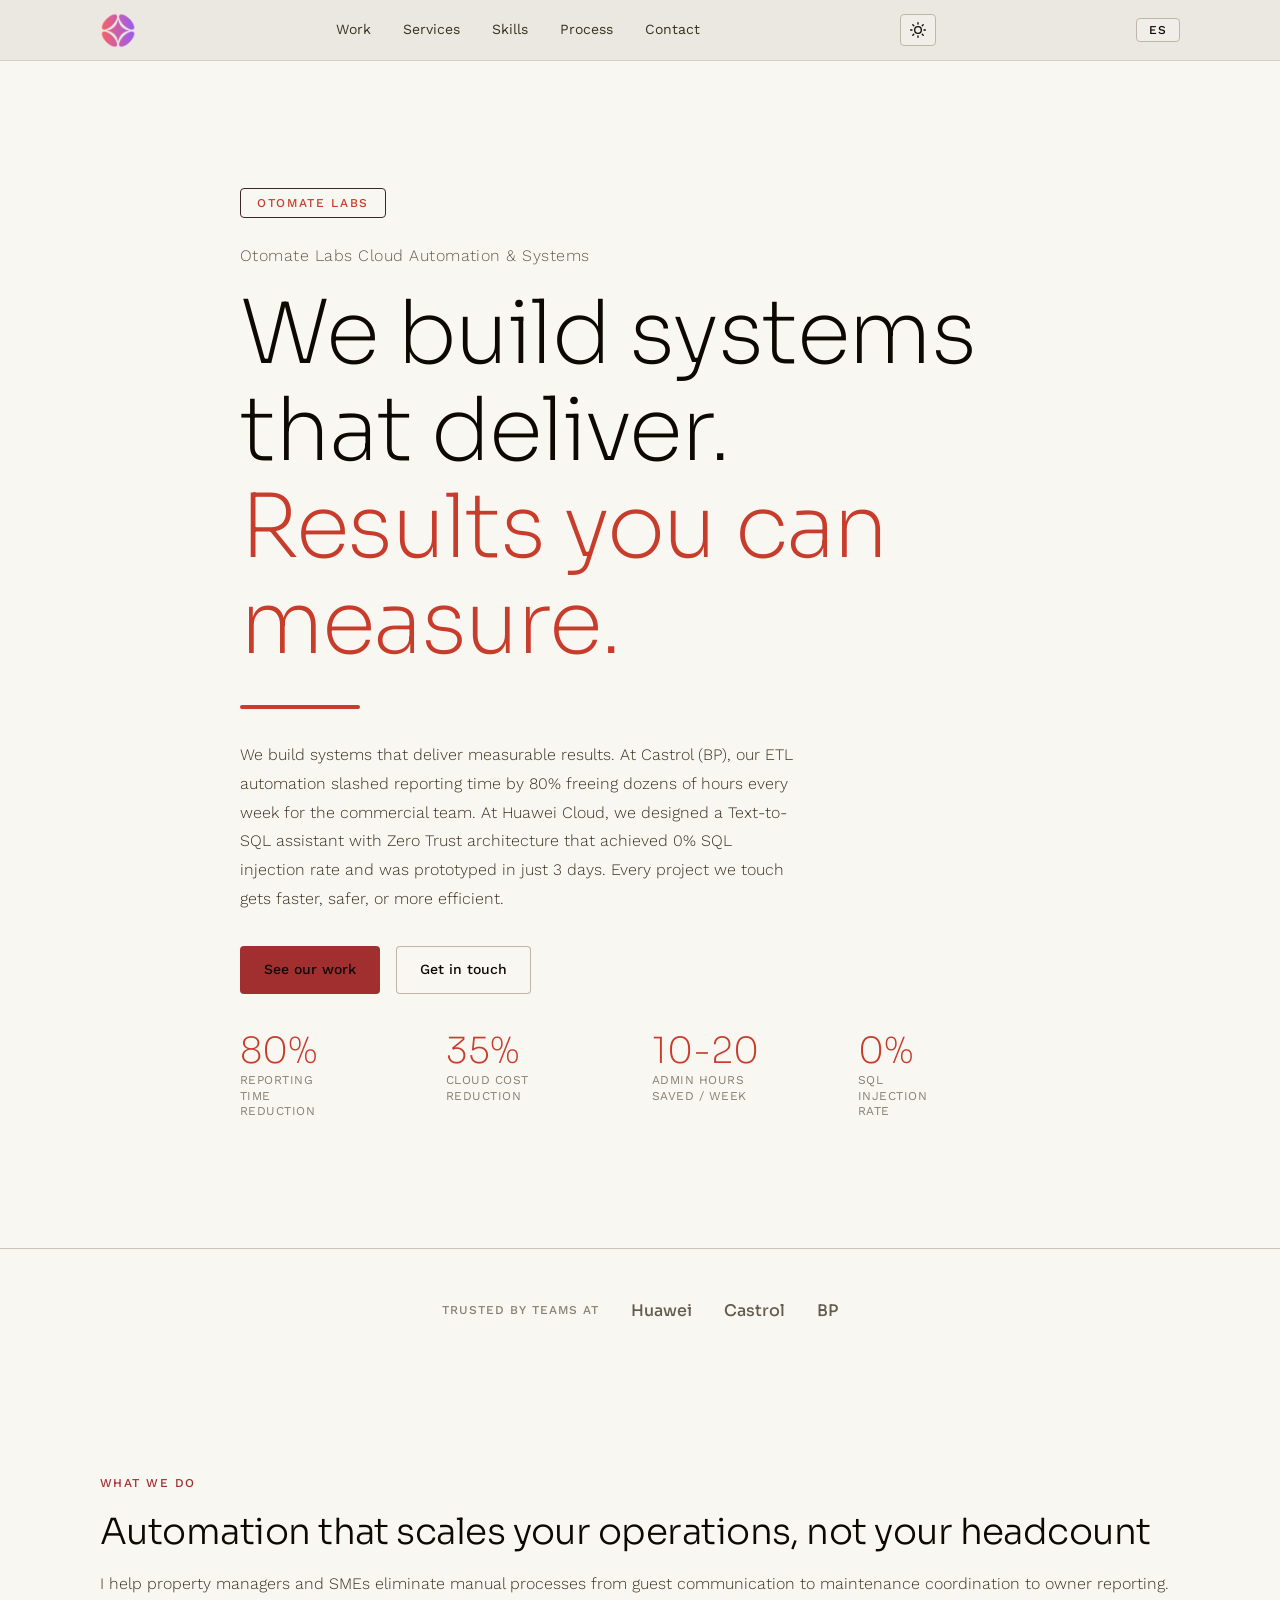
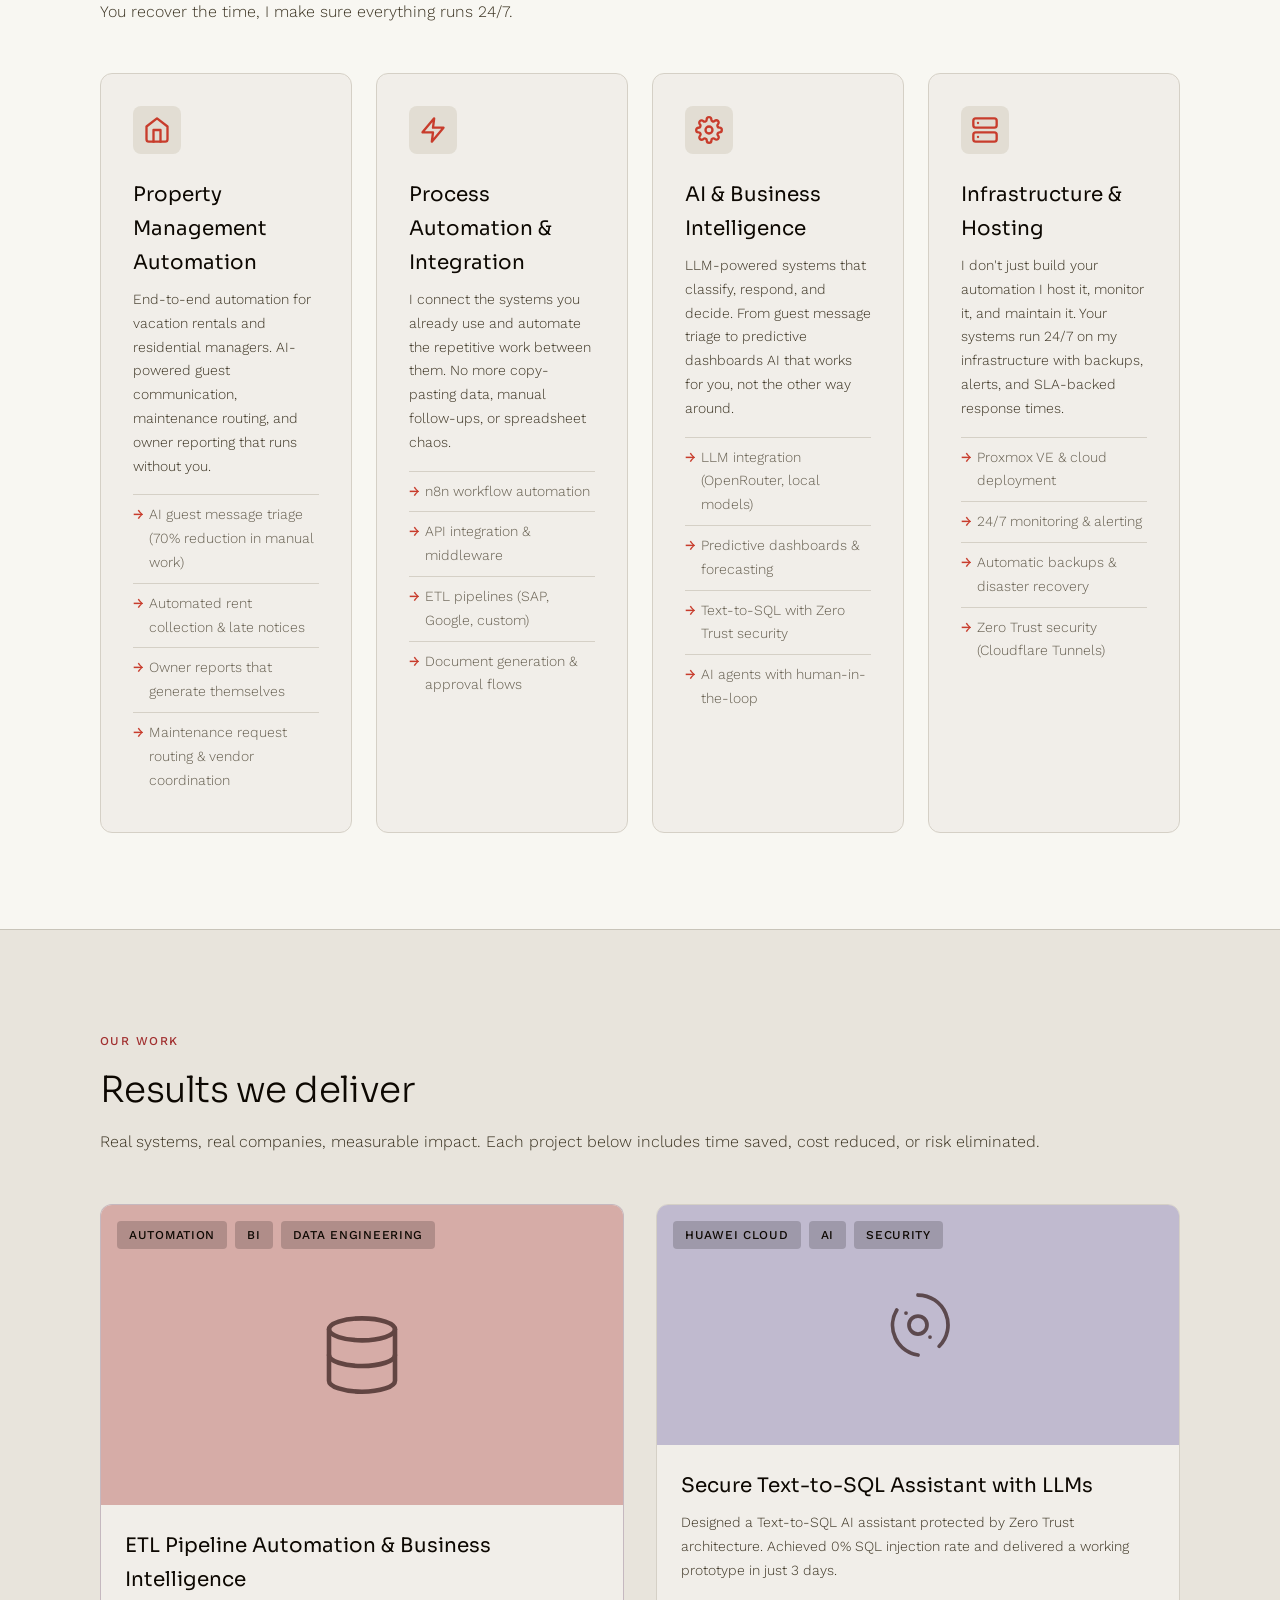
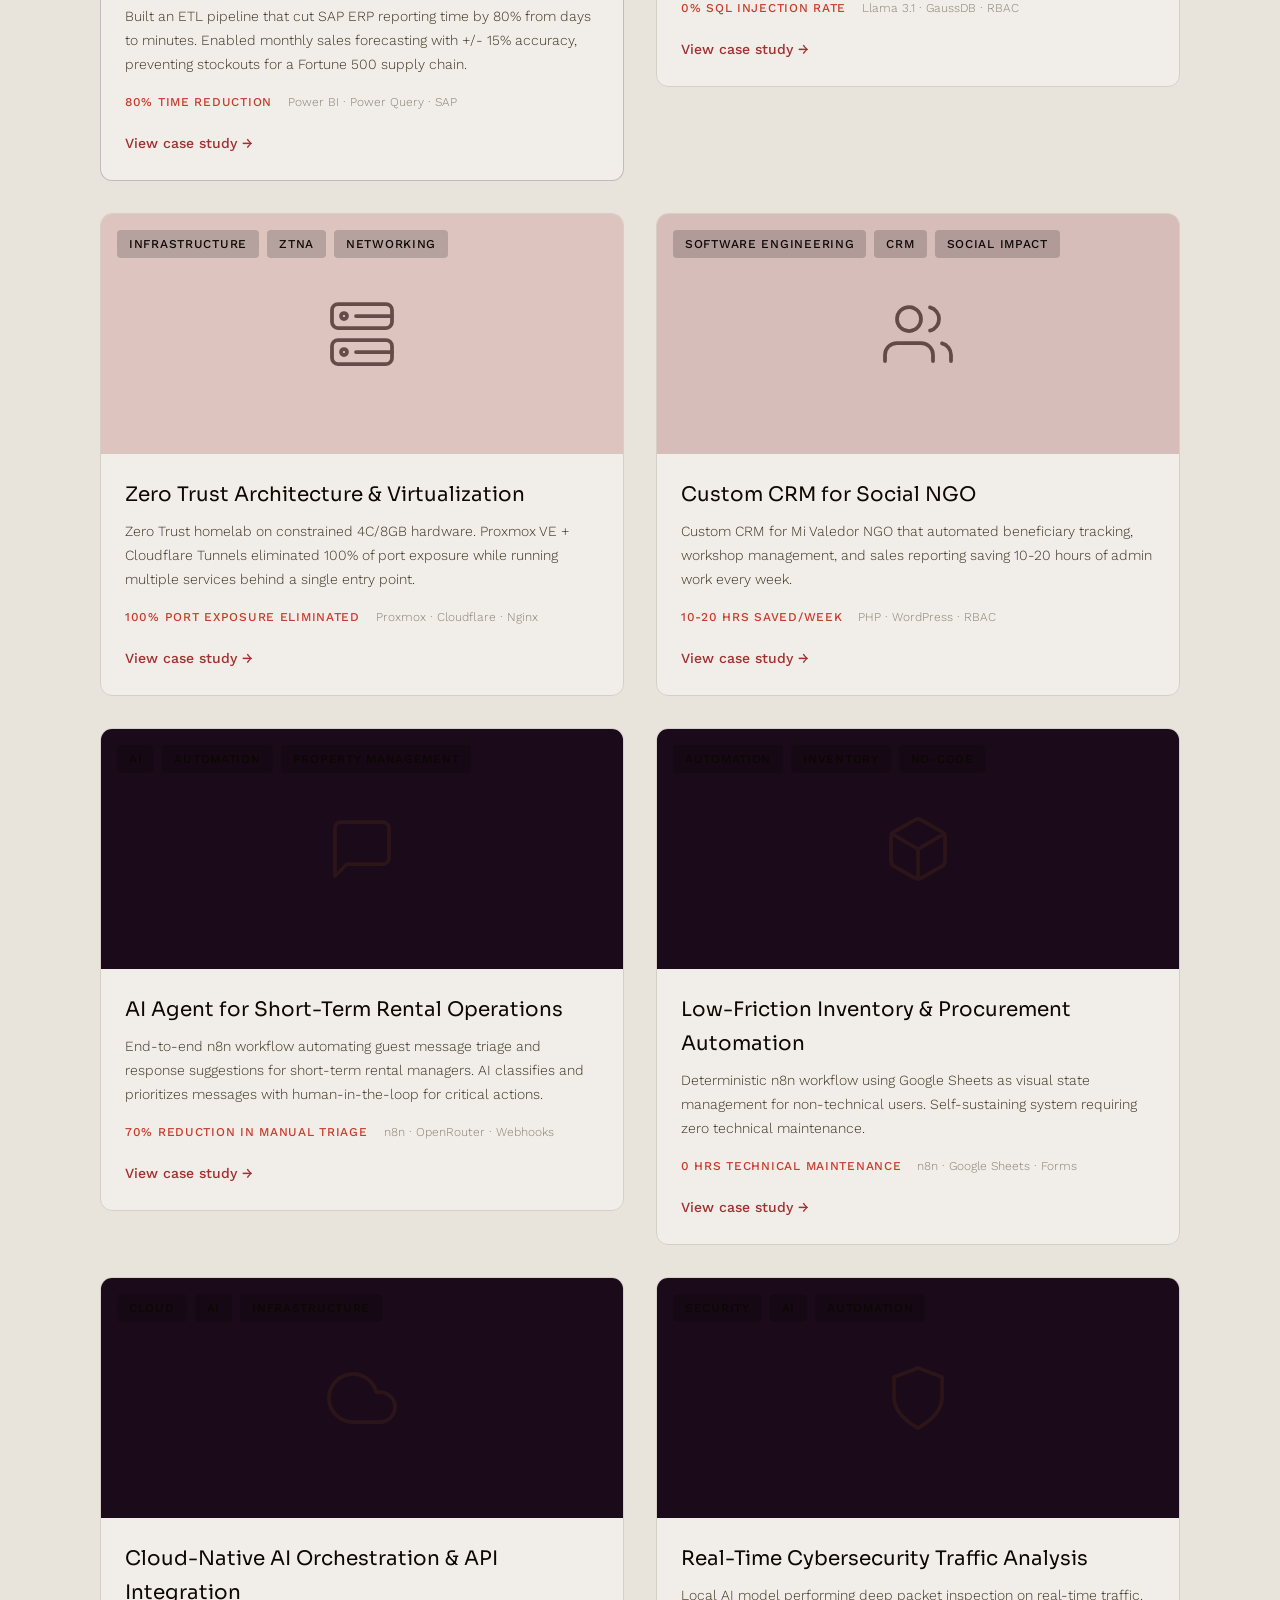
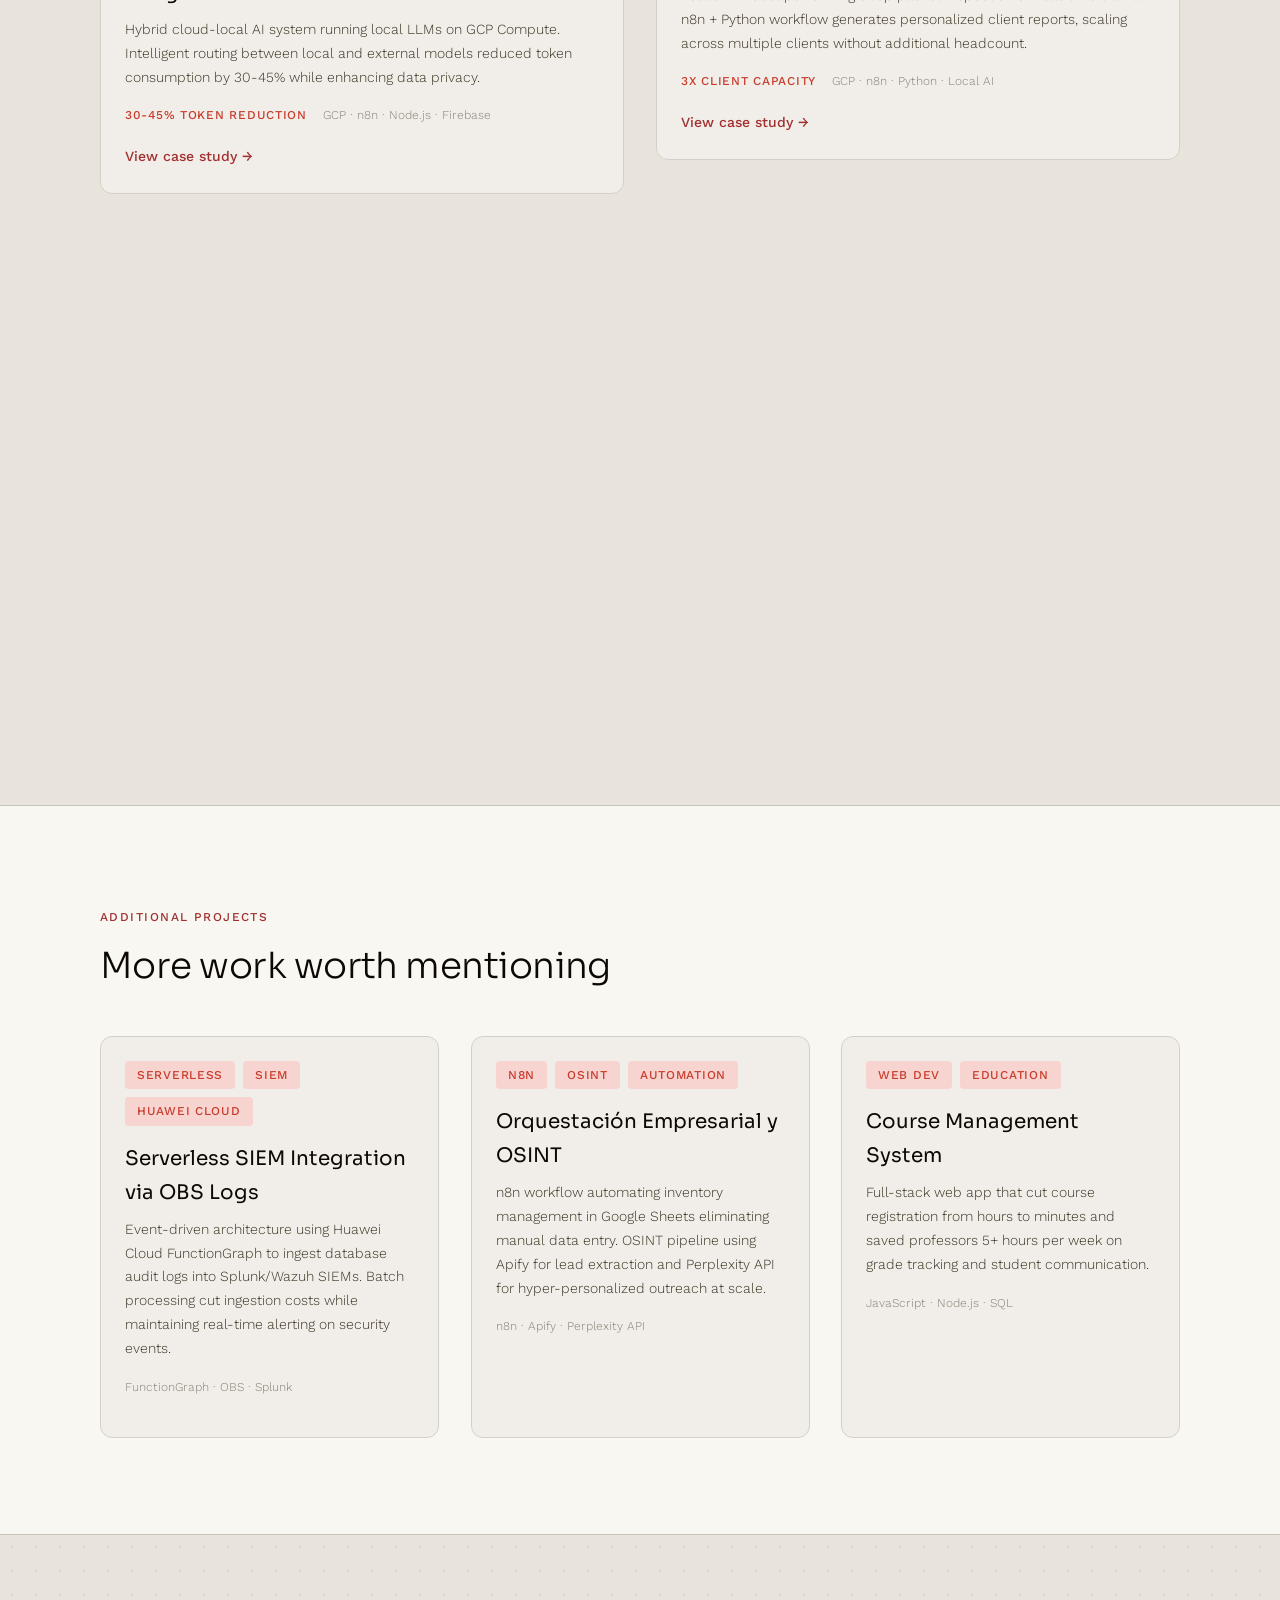
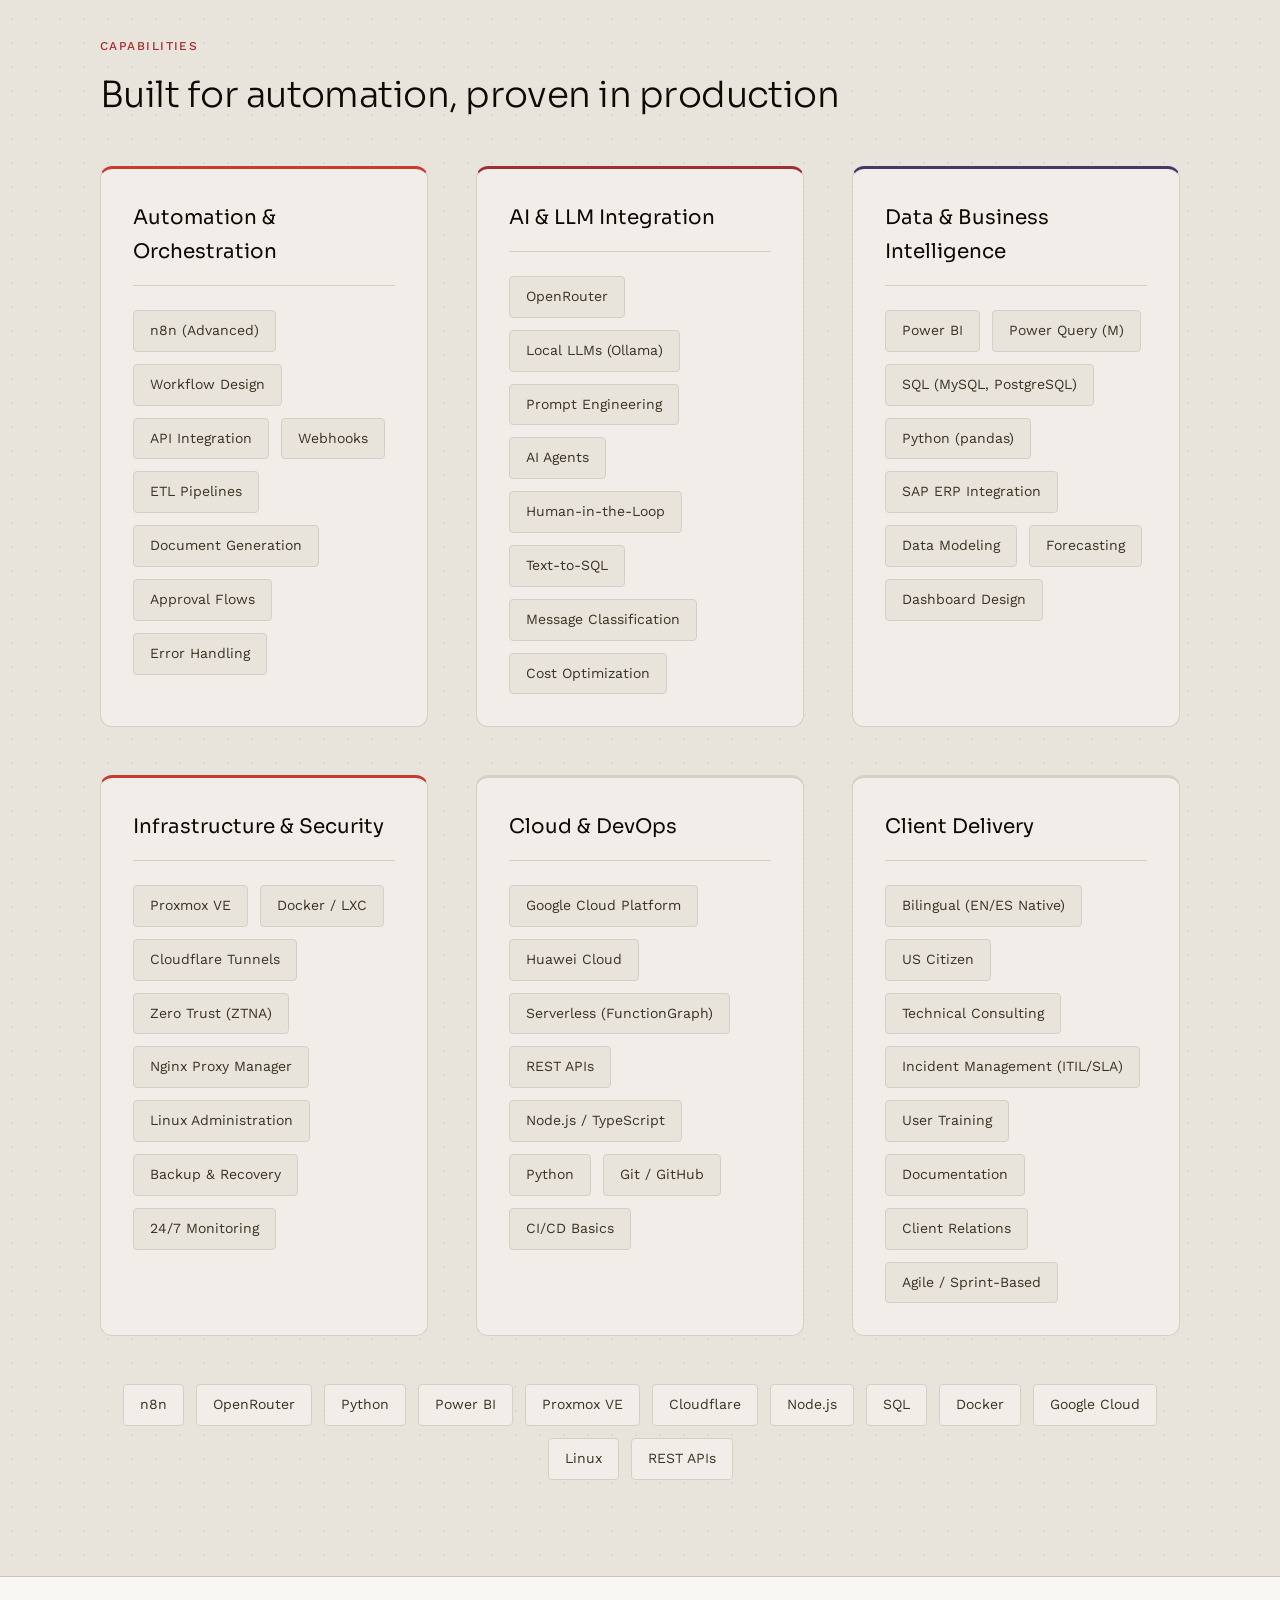
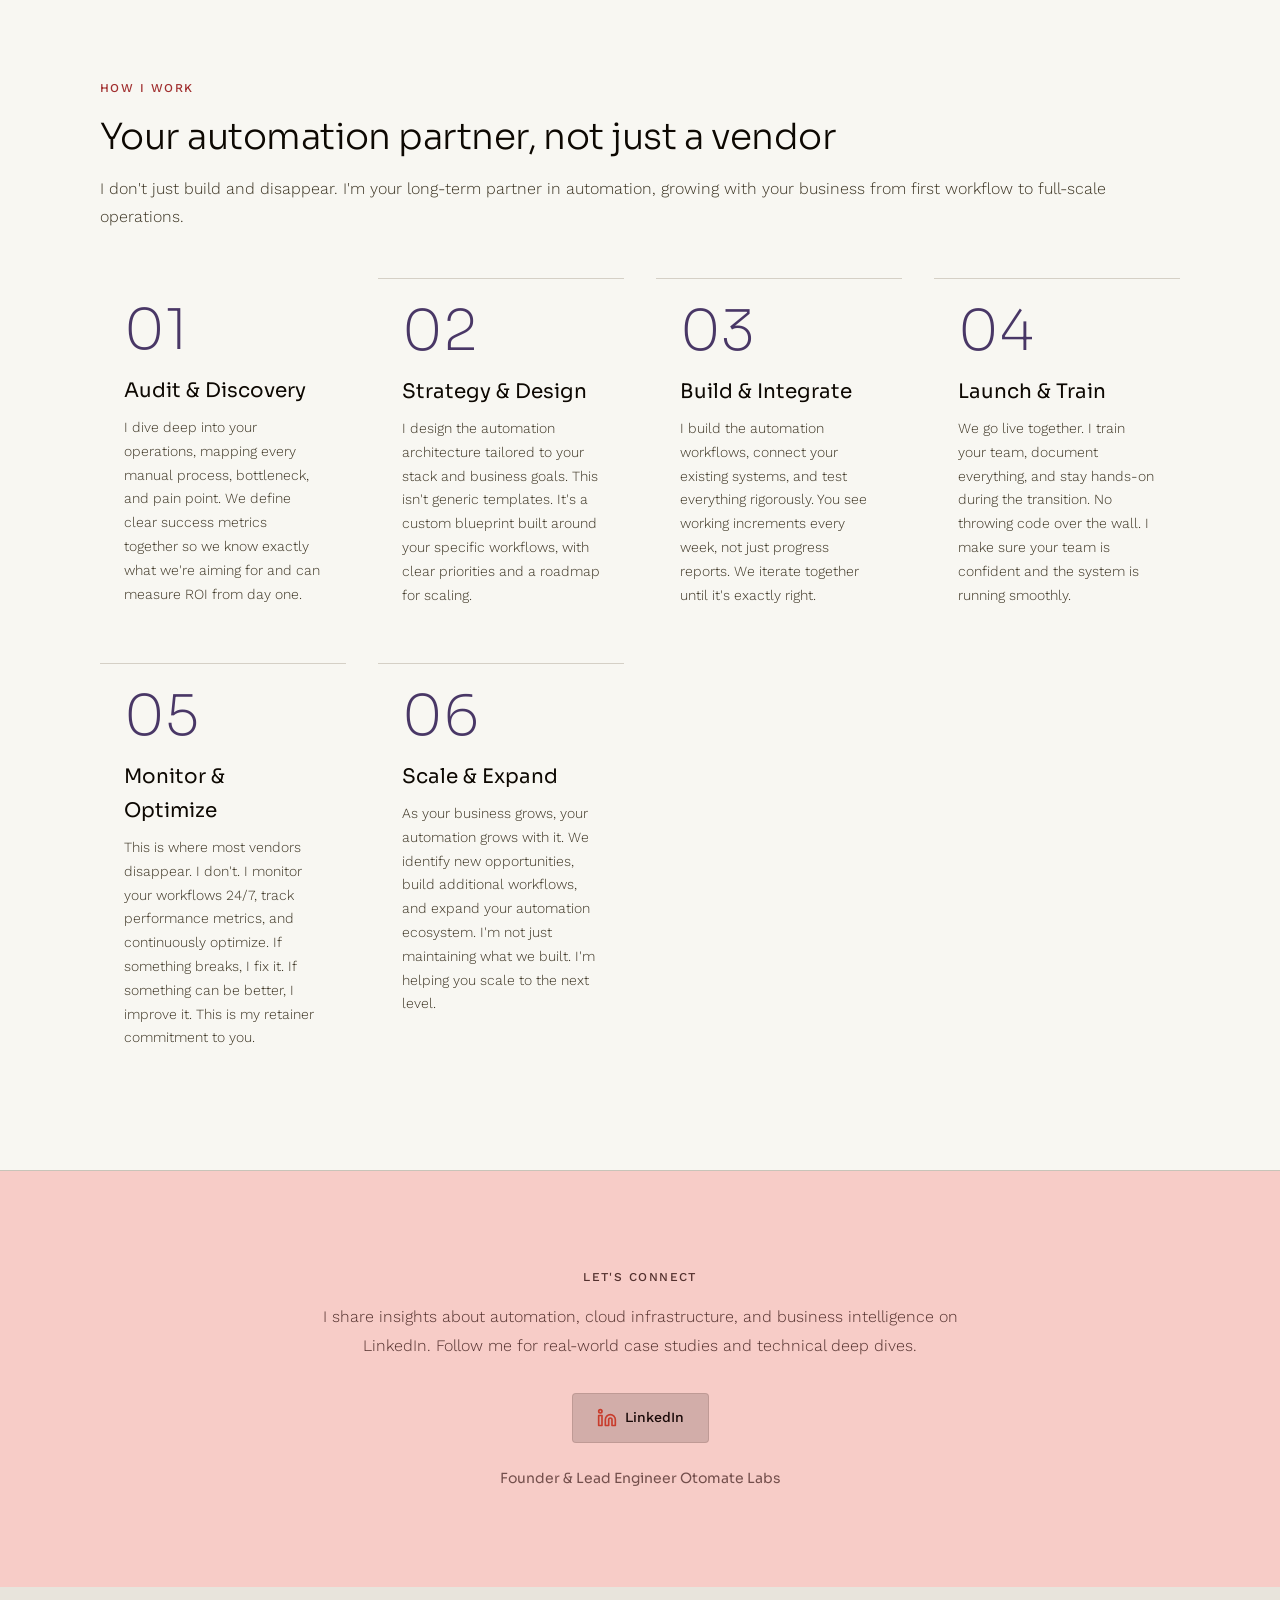
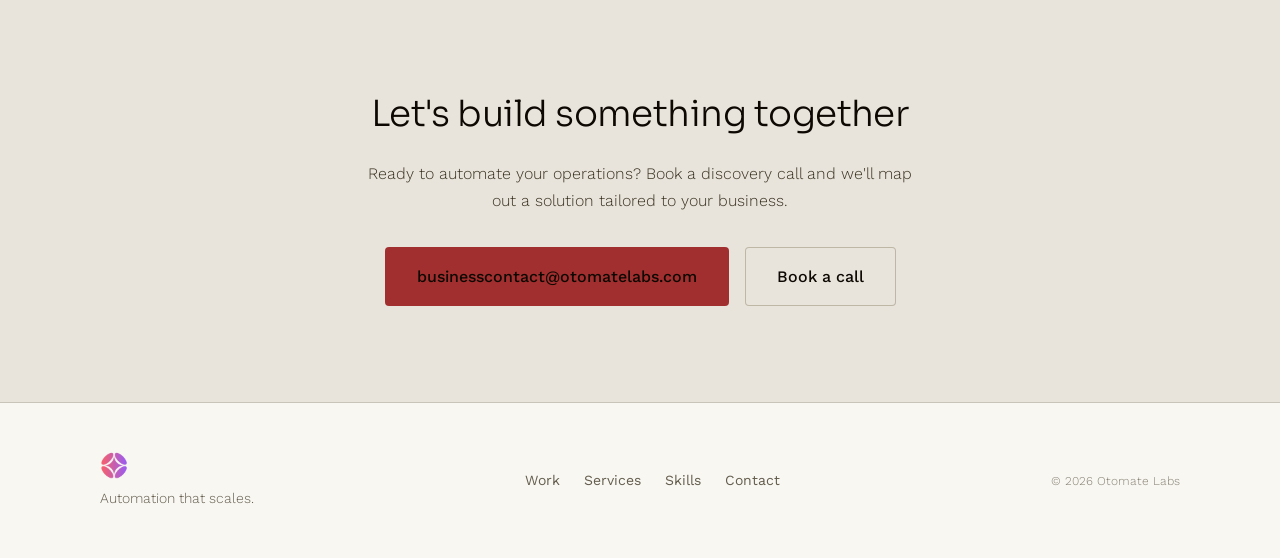
<file: index.html>
<!DOCTYPE html>
<html lang="en">
<head>
    <meta charset="UTF-8">
    <meta name="viewport" content="width=device-width, initial-scale=1.0">
    <title>Otomate Labs   Cloud Automation & Systems Engineering</title>
    <meta name="description" content="Otomate Labs builds systems that deliver measurable results. Cloud infrastructure, process automation, and business intelligence for companies that need things to work.">
    <link rel="icon" type="image/png" href="Logo.png">
    <link rel="preconnect" href="https://fonts.googleapis.com">
    <link rel="preconnect" href="https://fonts.gstatic.com" crossorigin>
    <link href="https://fonts.googleapis.com/css2?family=Sora:wght@200;300;400;600&family=Work+Sans:wght@300;400;500&display=swap" rel="stylesheet">
    <link rel="stylesheet" href="styles.css">
</head>
<body>
    <!-- Navigation -->
    <nav class="nav" id="nav">
        <div class="nav-inner">
            <a href="#" class="nav-logo">
                <img src="Logo.png" alt="Otomate Labs Logo" class="nav-logo-img">
            </a>
            <button class="nav-hamburger" id="nav-hamburger" aria-label="Open menu" aria-expanded="false">
                <span class="hamburger-line"></span>
                <span class="hamburger-line"></span>
                <span class="hamburger-line"></span>
            </button>
            <div class="nav-links" id="nav-links">
                <a href="#work" class="nav-link" data-i18n="nav.work">Work</a>
                <a href="#services" class="nav-link" data-i18n="nav.services">Services</a>
                <a href="#skills" class="nav-link" data-i18n="nav.skills">Skills</a>
                <a href="#process" class="nav-link" data-i18n="nav.process">Process</a>
                <a href="#contact" class="nav-link" data-i18n="nav.contact">Contact</a>
            </div>
            <button class="theme-toggle" aria-label="Toggle theme" id="theme-toggle">
                <svg class="icon-sun" viewBox="0 0 24 24" fill="none" stroke="currentColor" stroke-width="2" stroke-linecap="round" stroke-linejoin="round"><circle cx="12" cy="12" r="5"/><line x1="12" y1="1" x2="12" y2="3"/><line x1="12" y1="21" x2="12" y2="23"/><line x1="4.22" y1="4.22" x2="5.64" y2="5.64"/><line x1="18.36" y1="18.36" x2="19.78" y2="19.78"/><line x1="1" y1="12" x2="3" y2="12"/><line x1="21" y1="12" x2="23" y2="12"/><line x1="4.22" y1="19.78" x2="5.64" y2="18.36"/><line x1="18.36" y1="5.64" x2="19.78" y2="4.22"/></svg>
                <svg class="icon-moon" viewBox="0 0 24 24" fill="none" stroke="currentColor" stroke-width="2" stroke-linecap="round" stroke-linejoin="round"><path d="M21 12.79A9 9 0 1 1 11.21 3 7 7 0 0 0 21 12.79z"/></svg>
            </button>
            <button class="lang-toggle" aria-label="Toggle language">ES</button>
        </div>
    </nav>

    <!-- Mobile Menu Overlay -->
    <div class="mobile-menu" id="mobile-menu">
        <div class="mobile-menu-inner">
            <a href="#work" class="mobile-link" data-i18n="nav.work">Work</a>
            <a href="#services" class="mobile-link" data-i18n="nav.services">Services</a>
            <a href="#skills" class="mobile-link" data-i18n="nav.skills">Skills</a>
            <a href="#process" class="mobile-link" data-i18n="nav.process">Process</a>
            <a href="#contact" class="mobile-link" data-i18n="nav.contact">Contact</a>
        </div>
    </div>

    <!-- Hero Section -->
    <section class="hero" id="hero">
        <div class="hero-content">
            <div class="hero-lockup" data-animate="fade-up" data-duration="800" data-delay="0">
                <span class="hero-label" data-i18n="hero.label">Otomate Labs</span>
            </div>
            <p class="hero-tagline" data-animate="fade-up" data-duration="800" data-delay="150" data-i18n="hero.tagline">Otomate Labs   Cloud Automation & Systems</p>
            <h1 class="hero-headline" data-animate="fade-up" data-duration="900" data-delay="300">
                <span class="hero-line" data-i18n="hero.line1">I build systems that deliver.</span>
                <span class="hero-line hero-line-accent" data-i18n="hero.line2">Results you can measure.</span>
            </h1>
            <div class="hero-accent-bar" data-animate="scale-in" data-duration="600" data-delay="500"></div>
            <p class="hero-subline" data-animate="fade-up" data-duration="800" data-delay="500" data-i18n="hero.bio">
                I build systems that deliver measurable results. At Castrol (BP), our ETL automation slashed reporting time by 80%   freeing dozens of hours every week for the commercial team. At Huawei Cloud, we designed a Text-to-SQL assistant with Zero Trust architecture that achieved 0% SQL injection rate and was prototyped in just 3 days. Every project we touch gets faster, safer, or more efficient.
            </p>
            <div class="hero-cta" data-animate="fade-up" data-duration="800" data-delay="700">
                <a href="#work" class="btn btn-primary" data-i18n="hero.cta.work">See our work</a>
                <a href="#contact" class="btn btn-ghost" data-i18n="hero.cta.contact">Get in touch</a>
            </div>
            <div class="hero-metrics" data-animate="fade-up" data-duration="800" data-delay="900">
                <div class="hero-metric-item">
                    <span class="hero-metric-value" data-target="80%">80%</span>
                    <span class="hero-metric-label" data-i18n="metric.reports">Reporting Time Reduction</span>
                </div>
                <div class="hero-metric-item">
                    <span class="hero-metric-value" data-target="35%">35%</span>
                    <span class="hero-metric-label" data-i18n="metric.costs">Cloud Cost Reduction</span>
                </div>
                <div class="hero-metric-item">
                    <span class="hero-metric-value" data-target="10-20">10-20</span>
                    <span class="hero-metric-label" data-i18n="metric.hours">Admin Hours Saved / Week</span>
                </div>
                <div class="hero-metric-item">
                    <span class="hero-metric-value" data-target="0%">0%</span>
                    <span class="hero-metric-label" data-i18n="metric.security">SQL Injection Rate</span>
                </div>
            </div>
        </div>
    </section>

    <!-- Trusted By -->
    <section class="trusted-by">
        <div class="trusted-inner" data-animate="fade-up" data-duration="800">
            <span class="trusted-label" data-i18n="trusted.label">Trusted by teams at</span>
            <div class="trusted-logos">
                <span class="trusted-logo" data-animate="fade-in" data-duration="600" data-delay="0">Huawei</span>
                <span class="trusted-logo" data-animate="fade-in" data-duration="600" data-delay="100">Castrol</span>
                <span class="trusted-logo" data-animate="fade-in" data-duration="600" data-delay="200">BP</span>
            </div>
        </div>
    </section>

    <!-- Services Section -->
    <section class="services" id="services">
        <div class="services-inner">
            <div class="section-header" data-animate="fade-up" data-duration="800">
                <span class="section-tag" data-i18n="services.tag">What We Do</span>
                <h2 class="section-heading" data-i18n="services.heading">Automation that scales your operations, not your headcount</h2>
                <p class="section-sub" data-i18n="services.sub">I help property managers and SMEs eliminate manual processes   from guest communication to maintenance coordination to owner reporting. You recover the time, I make sure everything runs 24/7.</p>
            </div>
            <div class="services-grid" data-stagger="150">
                <div class="service-card" data-stagger-child data-animate="fade-up-small">
                    <div class="service-card-icon">
                        <svg width="28" height="28" viewBox="0 0 24 24" fill="none" stroke="currentColor" stroke-width="2" stroke-linecap="round" stroke-linejoin="round"><path d="M3 9l9-7 9 7v11a2 2 0 0 1-2 2H5a2 2 0 0 1-2-2z"/><polyline points="9 22 9 12 15 12 15 22"/></svg>
                    </div>
                    <h3 class="service-card-title" data-i18n="service.pm.title">Property Management Automation</h3>
                    <p class="service-card-desc" data-i18n="service.pm.desc">End-to-end automation for vacation rentals and residential managers. AI-powered guest communication, maintenance routing, and owner reporting that runs without you.</p>
                    <ul class="service-card-list">
                        <li data-i18n="service.pm.1">AI guest message triage (70% reduction in manual work)</li>
                        <li data-i18n="service.pm.2">Automated rent collection & late notices</li>
                        <li data-i18n="service.pm.3">Owner reports that generate themselves</li>
                        <li data-i18n="service.pm.4">Maintenance request routing & vendor coordination</li>
                    </ul>
                </div>
                <div class="service-card" data-stagger-child data-animate="fade-up-small">
                    <div class="service-card-icon">
                        <svg width="28" height="28" viewBox="0 0 24 24" fill="none" stroke="currentColor" stroke-width="2" stroke-linecap="round" stroke-linejoin="round"><path d="M13 2L3 14h9l-1 8 10-12h-9l1-8z"/></svg>
                    </div>
                    <h3 class="service-card-title" data-i18n="service.auto.title">Process Automation & Integration</h3>
                    <p class="service-card-desc" data-i18n="service.auto.desc">I connect the systems you already use and automate the repetitive work between them. No more copy-pasting data, manual follow-ups, or spreadsheet chaos.</p>
                    <ul class="service-card-list">
                        <li data-i18n="service.auto.1">n8n workflow automation</li>
                        <li data-i18n="service.auto.2">API integration & middleware</li>
                        <li data-i18n="service.auto.3">ETL pipelines (SAP, Google, custom)</li>
                        <li data-i18n="service.auto.4">Document generation & approval flows</li>
                    </ul>
                </div>
                <div class="service-card" data-stagger-child data-animate="fade-up-small">
                    <div class="service-card-icon">
                        <svg width="28" height="28" viewBox="0 0 24 24" fill="none" stroke="currentColor" stroke-width="2" stroke-linecap="round" stroke-linejoin="round"><circle cx="12" cy="12" r="3"/><path d="M19.4 15a1.65 1.65 0 0 0 .33 1.82l.06.06a2 2 0 0 1 0 2.83 2 2 0 0 1-2.83 0l-.06-.06a1.65 1.65 0 0 0-1.82-.33 1.65 1.65 0 0 0-1 1.51V21a2 2 0 0 1-2 2 2 2 0 0 1-2-2v-.09A1.65 1.65 0 0 0 9 19.4a1.65 1.65 0 0 0-1.82.33l-.06.06a2 2 0 0 1-2.83 0 2 2 0 0 1 0-2.83l.06-.06a1.65 1.65 0 0 0 .33-1.82 1.65 1.65 0 0 0-1.51-1H3a2 2 0 0 1-2-2 2 2 0 0 1 2-2h.09A1.65 1.65 0 0 0 4.6 9a1.65 1.65 0 0 0-.33-1.82l-.06-.06a2 2 0 0 1 0-2.83 2 2 0 0 1 2.83 0l.06.06a1.65 1.65 0 0 0 1.82.33H9a1.65 1.65 0 0 0 1-1.51V3a2 2 0 0 1 2-2 2 2 0 0 1 2 2v.09a1.65 1.65 0 0 0 1 1.51 1.65 1.65 0 0 0 1.82-.33l.06-.06a2 2 0 0 1 2.83 0 2 2 0 0 1 0 2.83l-.06.06a1.65 1.65 0 0 0-.33 1.82V9a1.65 1.65 0 0 0 1.51 1H21a2 2 0 0 1 2 2 2 2 0 0 1-2 2h-.09a1.65 1.65 0 0 0-1.51 1z"/></svg>
                    </div>
                    <h3 class="service-card-title" data-i18n="service.ai.title">AI & Business Intelligence</h3>
                    <p class="service-card-desc" data-i18n="service.ai.desc">LLM-powered systems that classify, respond, and decide. From guest message triage to predictive dashboards   AI that works for you, not the other way around.</p>
                    <ul class="service-card-list">
                        <li data-i18n="service.ai.1">LLM integration (OpenRouter, local models)</li>
                        <li data-i18n="service.ai.2">Predictive dashboards & forecasting</li>
                        <li data-i18n="service.ai.3">Text-to-SQL with Zero Trust security</li>
                        <li data-i18n="service.ai.4">AI agents with human-in-the-loop</li>
                    </ul>
                </div>
                <div class="service-card" data-stagger-child data-animate="fade-up-small">
                    <div class="service-card-icon">
                        <svg width="28" height="28" viewBox="0 0 24 24" fill="none" stroke="currentColor" stroke-width="2" stroke-linecap="round" stroke-linejoin="round"><rect x="2" y="2" width="20" height="8" rx="2" ry="2"/><rect x="2" y="14" width="20" height="8" rx="2" ry="2"/><line x1="6" y1="6" x2="6.01" y2="6"/><line x1="6" y1="18" x2="6.01" y2="18"/></svg>
                    </div>
                    <h3 class="service-card-title" data-i18n="service.infra.title">Infrastructure & Hosting</h3>
                    <p class="service-card-desc" data-i18n="service.infra.desc">I don't just build your automation   I host it, monitor it, and maintain it. Your systems run 24/7 on my infrastructure with backups, alerts, and SLA-backed response times.</p>
                    <ul class="service-card-list">
                        <li data-i18n="service.infra.1">Proxmox VE & cloud deployment</li>
                        <li data-i18n="service.infra.2">24/7 monitoring & alerting</li>
                        <li data-i18n="service.infra.3">Automatic backups & disaster recovery</li>
                        <li data-i18n="service.infra.4">Zero Trust security (Cloudflare Tunnels)</li>
                    </ul>
                </div>
            </div>
        </div>
    </section>

    <!-- Professional Work Section -->
    <section class="work" id="work">
        <div class="work-inner">
            <div class="section-header" data-animate="fade-up" data-duration="800">
                <span class="section-tag" data-i18n="work.pro.tag">Our Work</span>
                <h2 class="section-heading" data-i18n="work.pro.heading">Results we deliver</h2>
                <p class="section-sub" data-i18n="work.pro.sub">Real systems, real companies, measurable impact. Each project below includes time saved, cost reduced, or risk eliminated.</p>
            </div>
            <div class="work-grid" data-animate="fade-up" data-duration="900" data-stagger="200">
                <a href="project-castrol.html" class="work-card-link" data-stagger-child>
                    <article class="work-card">
                        <div class="work-card-visual">
                            <div class="work-card-gradient"></div>
                            <div class="work-card-icon">
                                <svg viewBox="0 0 24 24" fill="none" stroke="currentColor" stroke-width="1.25" stroke-linecap="round" stroke-linejoin="round"><ellipse cx="12" cy="5" rx="9" ry="3"/><path d="M21 12c0 1.66-4 3-9 3s-9-1.34-9-3"/><path d="M3 5v14c0 1.66 4 3 9 3s9-1.34 9-3V5"/></svg>
                            </div>
                            <div class="work-card-tags">
                                <span class="work-card-tag">Automation</span>
                                <span class="work-card-tag">BI</span>
                                <span class="work-card-tag">Data Engineering</span>
                            </div>
                        </div>
                        <div class="work-card-content">
                            <h3 class="work-card-title" data-i18n="work.castrol.title">Automatización de Pipeline ETL y Business Intelligence</h3>
                            <p class="work-card-desc" data-i18n="work.castrol.desc">Built an ETL pipeline that cut SAP ERP reporting time by 80%   from days to minutes. Enabled monthly sales forecasting with +/- 15% accuracy, preventing stockouts for a Fortune 500 supply chain.</p>
                            <div class="work-card-meta">
                                <span class="work-card-metric" data-i18n="work.castrol.metric">80% time reduction</span>
                                <span class="work-card-tech" data-i18n="work.castrol.tech">Power BI · Power Query · SAP</span>
                            </div>
                            <span class="work-card-arrow" data-i18n="work.castrol.cta">View case study →</span>
                        </div>
                    </article>
                </a>
                <a href="project-huawei.html" class="work-card-link" data-stagger-child>
                    <article class="work-card">
                        <div class="work-card-visual">
                            <div class="work-card-gradient"></div>
                            <div class="work-card-icon">
                                <svg viewBox="0 0 24 24" fill="none" stroke="currentColor" stroke-width="1.25" stroke-linecap="round" stroke-linejoin="round"><path d="M12 2a10 10 0 0 1 7.07 17.07"/><path d="M12 22A10 10 0 0 1 4.93 7"/><circle cx="12" cy="12" r="3"/><line x1="8" y1="8" x2="8.01" y2="8"/><line x1="16" y1="16" x2="16.01" y2="16"/></svg>
                            </div>
                            <div class="work-card-tags">
                                <span class="work-card-tag">Huawei Cloud</span>
                                <span class="work-card-tag">AI</span>
                                <span class="work-card-tag">Security</span>
                            </div>
                        </div>
                        <div class="work-card-content">
                            <h3 class="work-card-title" data-i18n="work.huawei.title">Asistente Text-to-SQL Seguro con LLMs</h3>
                            <p class="work-card-desc" data-i18n="work.huawei.desc">Designed a Text-to-SQL AI assistant protected by Zero Trust architecture. Achieved 0% SQL injection rate and delivered a working prototype in just 3 days.</p>
                            <div class="work-card-meta">
                                <span class="work-card-metric" data-i18n="work.huawei.metric">0% SQL injection rate</span>
                                <span class="work-card-tech" data-i18n="work.huawei.tech">Llama 3.1 · GaussDB · RBAC</span>
                            </div>
                            <span class="work-card-arrow" data-i18n="work.huawei.cta">View case study →</span>
                        </div>
                    </article>
                </a>
                <a href="project-homelab.html" class="work-card-link" data-stagger-child>
                    <article class="work-card">
                        <div class="work-card-visual">
                            <div class="work-card-gradient"></div>
                            <div class="work-card-icon">
                                <svg viewBox="0 0 24 24" fill="none" stroke="currentColor" stroke-width="1.25" stroke-linecap="round" stroke-linejoin="round"><rect x="2" y="2" width="20" height="8" rx="2"/><rect x="2" y="14" width="20" height="8" rx="2"/><circle cx="6" cy="6" r="1"/><circle cx="6" cy="18" r="1"/><line x1="10" y1="6" x2="22" y2="6"/><line x1="10" y1="18" x2="22" y2="18"/></svg>
                            </div>
                            <div class="work-card-tags">
                                <span class="work-card-tag">Infrastructure</span>
                                <span class="work-card-tag">ZTNA</span>
                                <span class="work-card-tag">Networking</span>
                            </div>
                        </div>
                        <div class="work-card-content">
                            <h3 class="work-card-title" data-i18n="work.homelab.title">Arquitectura Zero Trust y Virtualización</h3>
                            <p class="work-card-desc" data-i18n="work.homelab.desc">Zero Trust homelab on constrained 4C/8GB hardware. Proxmox VE + Cloudflare Tunnels eliminated 100% of port exposure while running multiple services behind a single entry point.</p>
                            <div class="work-card-meta">
                                <span class="work-card-metric" data-i18n="work.homelab.metric">100% port exposure eliminated</span>
                                <span class="work-card-tech" data-i18n="work.homelab.tech">Proxmox · Cloudflare · Nginx</span>
                            </div>
                            <span class="work-card-arrow" data-i18n="work.homelab.cta">View case study →</span>
                        </div>
                    </article>
                </a>
                <a href="project-valedor.html" class="work-card-link" data-stagger-child>
                    <article class="work-card">
                        <div class="work-card-visual">
                            <div class="work-card-gradient"></div>
                            <div class="work-card-icon">
                                <svg viewBox="0 0 24 24" fill="none" stroke="currentColor" stroke-width="1.25" stroke-linecap="round" stroke-linejoin="round"><path d="M17 21v-2a4 4 0 0 0-4-4H5a4 4 0 0 0-4 4v2"/><circle cx="9" cy="7" r="4"/><path d="M23 21v-2a4 4 0 0 0-3-3.87"/><path d="M16 3.13a4 4 0 0 1 0 7.75"/></svg>
                            </div>
                            <div class="work-card-tags">
                                <span class="work-card-tag">Software Engineering</span>
                                <span class="work-card-tag">CRM</span>
                                <span class="work-card-tag">Social Impact</span>
                            </div>
                        </div>
                        <div class="work-card-content">
                            <h3 class="work-card-title" data-i18n="work.valedor.title">Sistema de Gestión (CRM) a Medida para ONG</h3>
                            <p class="work-card-desc" data-i18n="work.valedor.desc">Custom CRM for Mi Valedor NGO that automated beneficiary tracking, workshop management, and sales reporting   saving 10-20 hours of admin work every week.</p>
                            <div class="work-card-meta">
                                <span class="work-card-metric" data-i18n="work.valedor.metric">10-20 hrs saved/week</span>
                                <span class="work-card-tech" data-i18n="work.valedor.tech">PHP · WordPress · RBAC</span>
                            </div>
                            <span class="work-card-arrow" data-i18n="work.valedor.cta">View case study →</span>
                        </div>
                    </article>
                </a>
                <a href="project-rental-ai.html" class="work-card-link" data-stagger-child>
                    <article class="work-card">
                        <div class="work-card-visual">
                            <div class="work-card-gradient"></div>
                            <div class="work-card-icon">
                                <svg viewBox="0 0 24 24" fill="none" stroke="currentColor" stroke-width="1.25" stroke-linecap="round" stroke-linejoin="round"><path d="M21 15a2 2 0 0 1-2 2H7l-4 4V5a2 2 0 0 1 2-2h14a2 2 0 0 1 2 2z"/></svg>
                            </div>
                            <div class="work-card-tags">
                                <span class="work-card-tag">AI</span>
                                <span class="work-card-tag">Automation</span>
                                <span class="work-card-tag">Property Management</span>
                            </div>
                        </div>
                        <div class="work-card-content">
                            <h3 class="work-card-title" data-i18n="work.rentalai.title">AI Agent for Short-Term Rental Operations</h3>
                            <p class="work-card-desc" data-i18n="work.rentalai.desc">End-to-end n8n workflow automating guest message triage and response suggestions for short-term rental managers. AI classifies and prioritizes messages with human-in-the-loop for critical actions.</p>
                            <div class="work-card-meta">
                                <span class="work-card-metric" data-i18n="work.rentalai.metric">70% reduction in manual triage</span>
                                <span class="work-card-tech" data-i18n="work.rentalai.tech">n8n · OpenRouter · Webhooks</span>
                            </div>
                            <span class="work-card-arrow" data-i18n="work.rentalai.cta">View case study →</span>
                        </div>
                    </article>
                </a>
                <a href="project-inventory.html" class="work-card-link" data-stagger-child>
                    <article class="work-card">
                        <div class="work-card-visual">
                            <div class="work-card-gradient"></div>
                            <div class="work-card-icon">
                                <svg viewBox="0 0 24 24" fill="none" stroke="currentColor" stroke-width="1.25" stroke-linecap="round" stroke-linejoin="round"><path d="M21 16V8a2 2 0 0 0-1-1.73l-7-4a2 2 0 0 0-2 0l-7 4A2 2 0 0 0 3 8v8a2 2 0 0 0 1 1.73l7 4a2 2 0 0 0 2 0l7-4A2 2 0 0 0 21 16z"/><polyline points="3.27 6.96 12 12.01 20.73 6.96"/><line x1="12" y1="22.08" x2="12" y2="12"/></svg>
                            </div>
                            <div class="work-card-tags">
                                <span class="work-card-tag">Automation</span>
                                <span class="work-card-tag">Inventory</span>
                                <span class="work-card-tag">No-Code</span>
                            </div>
                        </div>
                        <div class="work-card-content">
                            <h3 class="work-card-title" data-i18n="work.inventory.title">Low-Friction Inventory & Procurement Automation</h3>
                            <p class="work-card-desc" data-i18n="work.inventory.desc">Deterministic n8n workflow using Google Sheets as visual state management for non-technical users. Self-sustaining system requiring zero technical maintenance.</p>
                            <div class="work-card-meta">
                                <span class="work-card-metric" data-i18n="work.inventory.metric">0 hrs technical maintenance</span>
                                <span class="work-card-tech" data-i18n="work.inventory.tech">n8n · Google Sheets · Forms</span>
                            </div>
                            <span class="work-card-arrow" data-i18n="work.inventory.cta">View case study →</span>
                        </div>
                    </article>
                </a>
                <a href="project-cloud-ai.html" class="work-card-link" data-stagger-child>
                    <article class="work-card">
                        <div class="work-card-visual">
                            <div class="work-card-gradient"></div>
                            <div class="work-card-icon">
                                <svg viewBox="0 0 24 24" fill="none" stroke="currentColor" stroke-width="1.25" stroke-linecap="round" stroke-linejoin="round"><path d="M18 10h-1.26A8 8 0 1 0 9 20h9a5 5 0 0 0 0-10z"/></svg>
                            </div>
                            <div class="work-card-tags">
                                <span class="work-card-tag">Cloud</span>
                                <span class="work-card-tag">AI</span>
                                <span class="work-card-tag">Infrastructure</span>
                            </div>
                        </div>
                        <div class="work-card-content">
                            <h3 class="work-card-title" data-i18n="work.cloudai.title">Cloud-Native AI Orchestration & API Integration</h3>
                            <p class="work-card-desc" data-i18n="work.cloudai.desc">Hybrid cloud-local AI system running local LLMs on GCP Compute. Intelligent routing between local and external models reduced token consumption by 30-45% while enhancing data privacy.</p>
                            <div class="work-card-meta">
                                <span class="work-card-metric" data-i18n="work.cloudai.metric">30-45% token reduction</span>
                                <span class="work-card-tech" data-i18n="work.cloudai.tech">GCP · n8n · Node.js · Firebase</span>
                            </div>
                            <span class="work-card-arrow" data-i18n="work.cloudai.cta">View case study →</span>
                        </div>
                    </article>
                </a>
                <a href="project-cybersecurity.html" class="work-card-link" data-stagger-child>
                    <article class="work-card">
                        <div class="work-card-visual">
                            <div class="work-card-gradient"></div>
                            <div class="work-card-icon">
                                <svg viewBox="0 0 24 24" fill="none" stroke="currentColor" stroke-width="1.25" stroke-linecap="round" stroke-linejoin="round"><path d="M12 22s8-4 8-10V5l-8-3-8 3v7c0 6 8 10 8 10z"/></svg>
                            </div>
                            <div class="work-card-tags">
                                <span class="work-card-tag">Security</span>
                                <span class="work-card-tag">AI</span>
                                <span class="work-card-tag">Automation</span>
                            </div>
                        </div>
                        <div class="work-card-content">
                            <h3 class="work-card-title" data-i18n="work.cybersec.title">Real-Time Cybersecurity Traffic Analysis</h3>
                            <p class="work-card-desc" data-i18n="work.cybersec.desc">Local AI model performing deep packet inspection on real-time traffic. n8n + Python workflow generates personalized client reports, scaling across multiple clients without additional headcount.</p>
                            <div class="work-card-meta">
                                <span class="work-card-metric" data-i18n="work.cybersec.metric">3x client capacity</span>
                                <span class="work-card-tech" data-i18n="work.cybersec.tech">GCP · n8n · Python · Local AI</span>
                            </div>
                            <span class="work-card-arrow" data-i18n="work.cybersec.cta">View case study →</span>
                        </div>
                    </article>
                </a>
                <a href="project-proposals.html" class="work-card-link" data-stagger-child>
                    <article class="work-card">
                        <div class="work-card-visual">
                            <div class="work-card-gradient"></div>
                            <div class="work-card-icon">
                                <svg viewBox="0 0 24 24" fill="none" stroke="currentColor" stroke-width="1.25" stroke-linecap="round" stroke-linejoin="round"><path d="M14 2H6a2 2 0 0 0-2 2v16a2 2 0 0 0 2 2h12a2 2 0 0 0 2-2V8z"/><polyline points="14 2 14 8 20 8"/><line x1="16" y1="13" x2="8" y2="13"/><line x1="16" y1="17" x2="8" y2="17"/><polyline points="10 9 9 9 8 9"/></svg>
                            </div>
                            <div class="work-card-tags">
                                <span class="work-card-tag">Automation</span>
                                <span class="work-card-tag">Documents</span>
                                <span class="work-card-tag">CRM</span>
                            </div>
                        </div>
                        <div class="work-card-content">
                            <h3 class="work-card-title" data-i18n="work.proposals.title">Automated Client Proposal Generation</h3>
                            <p class="work-card-desc" data-i18n="work.proposals.desc">Form-triggered system dynamically generating personalized PDF proposals with legal scope, auto-calculated pricing, and payment links. Integrated with Notion/Airtable for pipeline management.</p>
                            <div class="work-card-meta">
                                <span class="work-card-metric" data-i18n="work.proposals.metric">40% faster proposals</span>
                                <span class="work-card-tech" data-i18n="work.proposals.tech">n8n · Notion · Airtable · PDF</span>
                            </div>
                            <span class="work-card-arrow" data-i18n="work.proposals.cta">View case study →</span>
                        </div>
                    </article>
                </a>
            </div>
        </div>
    </section>

    <!-- Additional Projects -->
    <section class="work work-additional" id="additional">
        <div class="work-inner">
            <div class="section-header" data-animate="fade-up" data-duration="800">
                <span class="section-tag" data-i18n="work.extra2.tag">Additional Projects</span>
                <h2 class="section-heading" data-i18n="work.extra2.heading">More work worth mentioning</h2>
            </div>
            <div class="work-grid work-grid-compact" data-animate="fade-up" data-duration="900" data-stagger="200">
                <article class="work-card work-card-compact" data-stagger-child data-animate="fade-up-small">
                    <div class="work-card-content">
                        <div class="work-card-tags-compact">
                            <span class="work-card-tag-compact">Serverless</span>
                            <span class="work-card-tag-compact">SIEM</span>
                            <span class="work-card-tag-compact">Huawei Cloud</span>
                        </div>
                        <h3 class="work-card-title" data-i18n="work.siem.title">Integración Serverless SIEM vía OBS Logs</h3>
                        <p class="work-card-desc" data-i18n="work.siem.desc">Event-driven architecture using Huawei Cloud FunctionGraph to ingest database audit logs into Splunk/Wazuh SIEMs. Batch processing cut ingestion costs while maintaining real-time alerting on security events.</p>
                        <div class="work-card-meta">
                            <span class="work-card-tech" data-i18n="work.siem.tech">FunctionGraph · OBS · Splunk</span>
                        </div>
                    </div>
                </article>
                <article class="work-card work-card-compact" data-stagger-child data-animate="fade-up-small">
                    <div class="work-card-content">
                        <div class="work-card-tags-compact">
                            <span class="work-card-tag-compact">n8n</span>
                            <span class="work-card-tag-compact">OSINT</span>
                            <span class="work-card-tag-compact">Automation</span>
                        </div>
                        <h3 class="work-card-title">Orquestación Empresarial y OSINT</h3>
                        <p class="work-card-desc" data-i18n="work.n8n.desc">n8n workflow automating inventory management in Google Sheets   eliminating manual data entry. OSINT pipeline using Apify for lead extraction and Perplexity API for hyper-personalized outreach at scale.</p>
                        <div class="work-card-meta">
                            <span class="work-card-tech">n8n · Apify · Perplexity API</span>
                        </div>
                    </div>
                </article>
                <article class="work-card work-card-compact" data-stagger-child data-animate="fade-up-small">
                    <div class="work-card-content">
                        <div class="work-card-tags-compact">
                            <span class="work-card-tag-compact">Web Dev</span>
                            <span class="work-card-tag-compact">Education</span>
                        </div>
                        <h3 class="work-card-title">Course Management System</h3>
                        <p class="work-card-desc" data-i18n="work.uni.desc">Full-stack web app that cut course registration from hours to minutes and saved professors 5+ hours per week on grade tracking and student communication.</p>
                        <div class="work-card-meta">
                            <span class="work-card-tech">JavaScript · Node.js · SQL</span>
                        </div>
                    </div>
                </article>
            </div>
        </div>
    </section>

    <!-- Skills & Tools -->
    <section class="skills" id="skills">
        <div class="skills-inner">
            <div class="section-header" data-animate="fade-up" data-duration="800">
                <span class="section-tag" data-i18n="skills.tag">Capabilities</span>
                <h2 class="section-heading" data-i18n="skills.heading">Built for automation, proven in production</h2>
            </div>
            <div class="skills-grid" data-stagger="150">
                <div class="skills-category" data-stagger-child data-animate="fade-up-small">
                    <h3 class="skills-cat-title" data-i18n="skills.auto.title">Automation & Orchestration</h3>
                    <div class="skills-list">
                        <span class="skill-item">n8n (Advanced)</span>
                        <span class="skill-item">Workflow Design</span>
                        <span class="skill-item">API Integration</span>
                        <span class="skill-item">Webhooks</span>
                        <span class="skill-item">ETL Pipelines</span>
                        <span class="skill-item">Document Generation</span>
                        <span class="skill-item">Approval Flows</span>
                        <span class="skill-item">Error Handling</span>
                    </div>
                </div>
                <div class="skills-category" data-stagger-child data-animate="fade-up-small">
                    <h3 class="skills-cat-title" data-i18n="skills.ai.title">AI & LLM Integration</h3>
                    <div class="skills-list">
                        <span class="skill-item">OpenRouter</span>
                        <span class="skill-item">Local LLMs (Ollama)</span>
                        <span class="skill-item">Prompt Engineering</span>
                        <span class="skill-item">AI Agents</span>
                        <span class="skill-item">Human-in-the-Loop</span>
                        <span class="skill-item">Text-to-SQL</span>
                        <span class="skill-item">Message Classification</span>
                        <span class="skill-item">Cost Optimization</span>
                    </div>
                </div>
                <div class="skills-category" data-stagger-child data-animate="fade-up-small">
                    <h3 class="skills-cat-title" data-i18n="skills.data.title">Data & Business Intelligence</h3>
                    <div class="skills-list">
                        <span class="skill-item">Power BI</span>
                        <span class="skill-item">Power Query (M)</span>
                        <span class="skill-item">SQL (MySQL, PostgreSQL)</span>
                        <span class="skill-item">Python (pandas)</span>
                        <span class="skill-item">SAP ERP Integration</span>
                        <span class="skill-item">Data Modeling</span>
                        <span class="skill-item">Forecasting</span>
                        <span class="skill-item">Dashboard Design</span>
                    </div>
                </div>
                <div class="skills-category" data-stagger-child data-animate="fade-up-small">
                    <h3 class="skills-cat-title" data-i18n="skills.infra.title">Infrastructure & Security</h3>
                    <div class="skills-list">
                        <span class="skill-item">Proxmox VE</span>
                        <span class="skill-item">Docker / LXC</span>
                        <span class="skill-item">Cloudflare Tunnels</span>
                        <span class="skill-item">Zero Trust (ZTNA)</span>
                        <span class="skill-item">Nginx Proxy Manager</span>
                        <span class="skill-item">Linux Administration</span>
                        <span class="skill-item">Backup & Recovery</span>
                        <span class="skill-item">24/7 Monitoring</span>
                    </div>
                </div>
                <div class="skills-category" data-stagger-child data-animate="fade-up-small">
                    <h3 class="skills-cat-title" data-i18n="skills.cloud.title">Cloud & DevOps</h3>
                    <div class="skills-list">
                        <span class="skill-item">Google Cloud Platform</span>
                        <span class="skill-item">Huawei Cloud</span>
                        <span class="skill-item">Serverless (FunctionGraph)</span>
                        <span class="skill-item">REST APIs</span>
                        <span class="skill-item">Node.js / TypeScript</span>
                        <span class="skill-item">Python</span>
                        <span class="skill-item">Git / GitHub</span>
                        <span class="skill-item">CI/CD Basics</span>
                    </div>
                </div>
                <div class="skills-category" data-stagger-child data-animate="fade-up-small">
                    <h3 class="skills-cat-title" data-i18n="skills.soft.title">Client Delivery</h3>
                    <div class="skills-list">
                        <span class="skill-item" data-i18n="skill.bilingual">Bilingual (EN/ES Native)</span>
                        <span class="skill-item" data-i18n="skill.us">US Citizen</span>
                        <span class="skill-item" data-i18n="skill.consulting">Technical Consulting</span>
                        <span class="skill-item" data-i18n="skill.incident">Incident Management (ITIL/SLA)</span>
                        <span class="skill-item" data-i18n="skill.training">User Training</span>
                        <span class="skill-item" data-i18n="skill.documentation">Documentation</span>
                        <span class="skill-item" data-i18n="skill.client">Client Relations</span>
                        <span class="skill-item" data-i18n="skill.agile">Agile / Sprint-Based</span>
                    </div>
                </div>
            </div>
            <div class="tech-grid" data-stagger="60" style="margin-top: var(--space-12);">
                <span class="tech-item" data-stagger-child data-animate="scale-in">n8n</span>
                <span class="tech-item" data-stagger-child data-animate="scale-in">OpenRouter</span>
                <span class="tech-item" data-stagger-child data-animate="scale-in">Python</span>
                <span class="tech-item" data-stagger-child data-animate="scale-in">Power BI</span>
                <span class="tech-item" data-stagger-child data-animate="scale-in">Proxmox VE</span>
                <span class="tech-item" data-stagger-child data-animate="scale-in">Cloudflare</span>
                <span class="tech-item" data-stagger-child data-animate="scale-in">Node.js</span>
                <span class="tech-item" data-stagger-child data-animate="scale-in">SQL</span>
                <span class="tech-item" data-stagger-child data-animate="scale-in">Docker</span>
                <span class="tech-item" data-stagger-child data-animate="scale-in">Google Cloud</span>
                <span class="tech-item" data-stagger-child data-animate="scale-in">Linux</span>
                <span class="tech-item" data-stagger-child data-animate="scale-in">REST APIs</span>
            </div>
        </div>
    </section>

    <!-- Process Section -->
    <section class="process" id="process">
        <div class="process-inner">
            <div class="section-header" data-animate="fade-up" data-duration="800">
                <span class="section-tag" data-i18n="process.tag">How I Work</span>
                <h2 class="section-heading" data-i18n="process.heading">Your automation partner, not just a vendor</h2>
                <p class="section-sub" data-i18n="process.sub">I don't just build and disappear. I'm your long-term partner in automation, growing with your business from first workflow to full-scale operations.</p>
            </div>
            <div class="process-steps" data-stagger="120">
                <div class="process-step" data-stagger-child data-animate="slide-right">
                    <span class="process-number">01</span>
                    <h3 class="process-title" data-i18n="process.1.title">Audit & Discovery</h3>
                    <p class="process-desc" data-i18n="process.1.desc">I dive deep into your operations, mapping every manual process, bottleneck, and pain point. We define clear success metrics together so we know exactly what we're aiming for and can measure ROI from day one.</p>
                </div>
                <div class="process-step" data-stagger-child data-animate="slide-right">
                    <span class="process-number">02</span>
                    <h3 class="process-title" data-i18n="process.2.title">Strategy & Design</h3>
                    <p class="process-desc" data-i18n="process.2.desc">I design the automation architecture tailored to your stack and business goals. This isn't generic templates. It's a custom blueprint built around your specific workflows, with clear priorities and a roadmap for scaling.</p>
                </div>
                <div class="process-step" data-stagger-child data-animate="slide-right">
                    <span class="process-number">03</span>
                    <h3 class="process-title" data-i18n="process.3.title">Build & Integrate</h3>
                    <p class="process-desc" data-i18n="process.3.desc">I build the automation workflows, connect your existing systems, and test everything rigorously. You see working increments every week, not just progress reports. We iterate together until it's exactly right.</p>
                </div>
                <div class="process-step" data-stagger-child data-animate="slide-right">
                    <span class="process-number">04</span>
                    <h3 class="process-title" data-i18n="process.4.title">Launch & Train</h3>
                    <p class="process-desc" data-i18n="process.4.desc">We go live together. I train your team, document everything, and stay hands-on during the transition. No throwing code over the wall. I make sure your team is confident and the system is running smoothly.</p>
                </div>
                <div class="process-step" data-stagger-child data-animate="slide-right">
                    <span class="process-number">05</span>
                    <h3 class="process-title" data-i18n="process.5.title">Monitor & Optimize</h3>
                    <p class="process-desc" data-i18n="process.5.desc">This is where most vendors disappear. I don't. I monitor your workflows 24/7, track performance metrics, and continuously optimize. If something breaks, I fix it. If something can be better, I improve it. This is my retainer commitment to you.</p>
                </div>
                <div class="process-step" data-stagger-child data-animate="slide-right">
                    <span class="process-number">06</span>
                    <h3 class="process-title" data-i18n="process.6.title">Scale & Expand</h3>
                    <p class="process-desc" data-i18n="process.6.desc">As your business grows, your automation grows with it. We identify new opportunities, build additional workflows, and expand your automation ecosystem. I'm not just maintaining what we built. I'm helping you scale to the next level.</p>
                </div>
            </div>
        </div>
    </section>

    <!-- Connect / Social Section -->
    <section class="connect" id="connect">
        <div class="connect-inner" data-animate="fade-up" data-duration="900">
            <div class="connect-content">
                <span class="section-tag center" data-i18n="connect.tag">Let's Connect</span>
                <p class="connect-text" data-i18n="connect.text">
                    I share insights about automation, cloud infrastructure, and business intelligence on LinkedIn. Follow me for real-world case studies and technical deep dives.
                </p>
                <div class="connect-links">
                    <a href="https://www.linkedin.com/in/fernandopgonzalez" target="_blank" class="connect-social">
                        <svg width="20" height="20" viewBox="0 0 24 24" fill="none" stroke="currentColor" stroke-width="2" stroke-linecap="round" stroke-linejoin="round"><path d="M16 8a6 6 0 0 1 6 6v7h-4v-7a2 2 0 0 0-2-2 2 2 0 0 0-2 2v7h-4v-7a6 6 0 0 1 6-6z"/><rect x="2" y="9" width="4" height="12"/><circle cx="4" cy="4" r="2"/></svg>
                        <span data-i18n="connect.linkedin">LinkedIn</span>
                    </a>
                </div>
                <p class="connect-identity" data-i18n="connect.identity">Founder & Lead Engineer   Otomate Labs</p>
            </div>
        </div>
    </section>

    <!-- Contact Section -->
    <section class="contact" id="contact">
        <div class="contact-inner" data-animate="fade-up" data-duration="900">
            <div class="contact-content">
                <h2 class="contact-heading" data-i18n="contact.heading">Let's build something together</h2>
                <p class="contact-subline" data-i18n="contact.sub">Ready to automate your operations? Book a discovery call and we'll map out a solution tailored to your business.</p>
                <div class="contact-actions">
                    <a href="mailto:businesscontact@otomatelabs.com" class="btn btn-primary btn-large" data-i18n="contact.email">businesscontact@otomatelabs.com</a>
                    <a href="https://cal.com/ferpg/discovery" target="_blank" class="btn btn-ghost btn-large" data-i18n="contact.call">Book a call</a>
                </div>
            </div>
        </div>
    </section>

    <!-- Footer -->
    <footer class="footer">
        <div class="footer-inner" data-animate="fade-up" data-duration="600">
            <div class="footer-brand">
                <img src="Logo.png" alt="Otomate Labs Logo" class="footer-logo-img">
                <p class="footer-tagline" data-i18n="footer.tagline">Automation that scales.</p>
            </div>
            <div class="footer-links">
                <a href="#work" class="footer-link" data-i18n="nav.work">Work</a>
                <a href="#services" class="footer-link" data-i18n="nav.services">Services</a>
                <a href="#skills" class="footer-link" data-i18n="nav.skills">Skills</a>
                <a href="#contact" class="footer-link" data-i18n="nav.contact">Contact</a>
            </div>
            <span class="footer-copy" data-i18n="footer.copy">© 2026 Otomate Labs</span>
        </div>
    </footer>

    <script src="i18n.js"></script>
    <script src="animations.js"></script>
    <script src="script.js"></script>
</body>
</html>
</file>
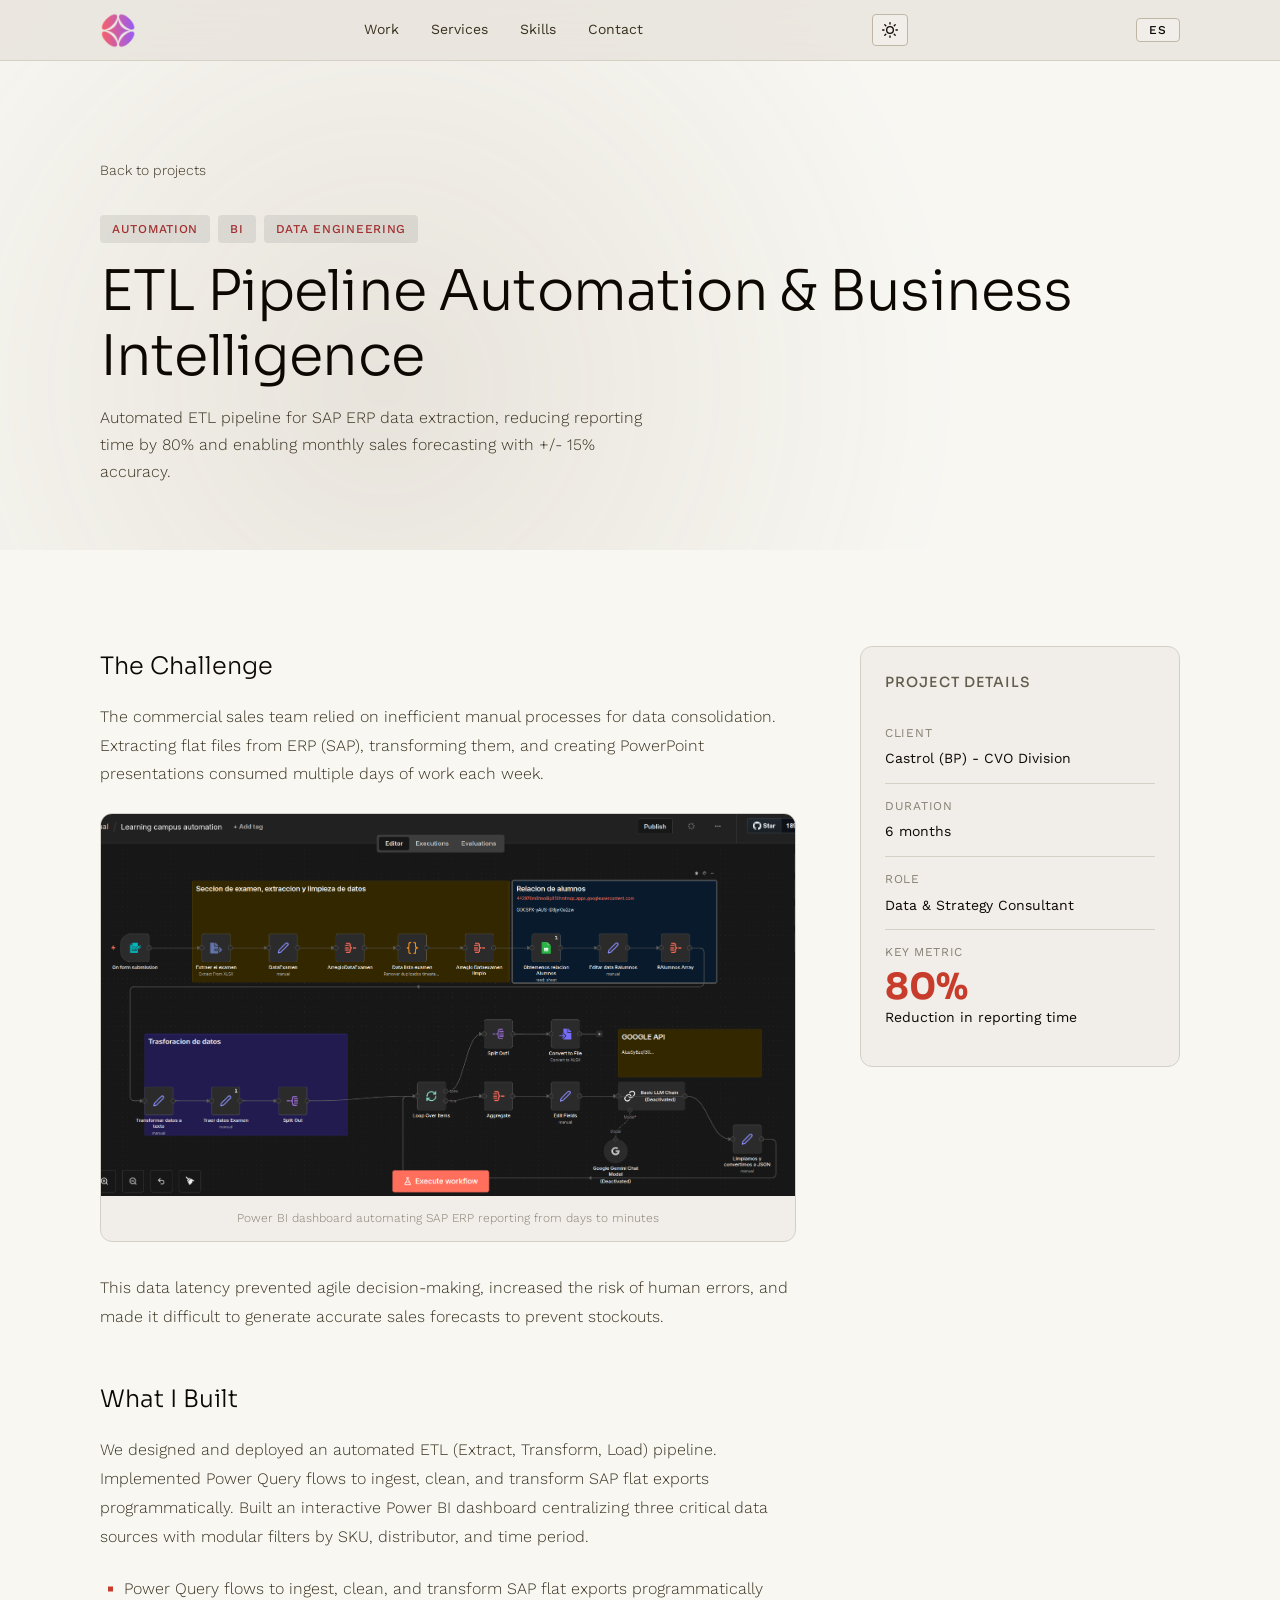
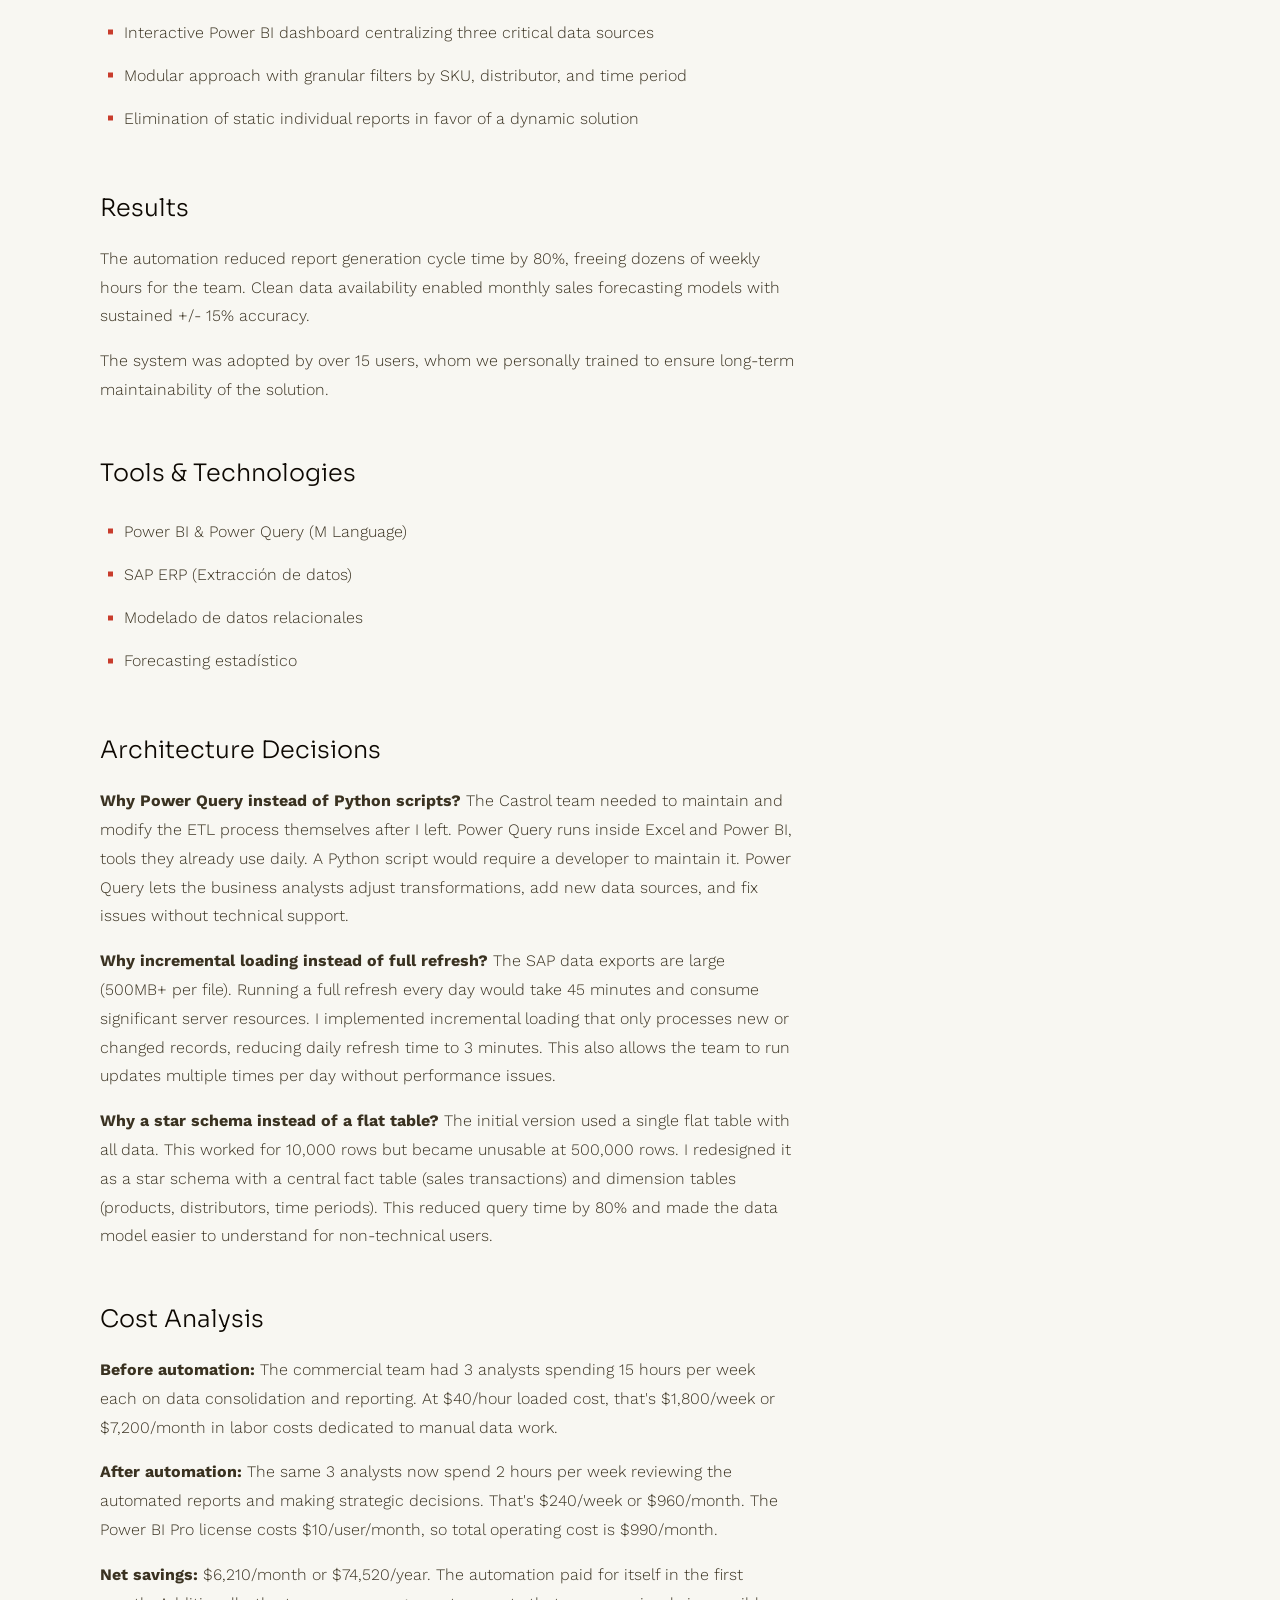
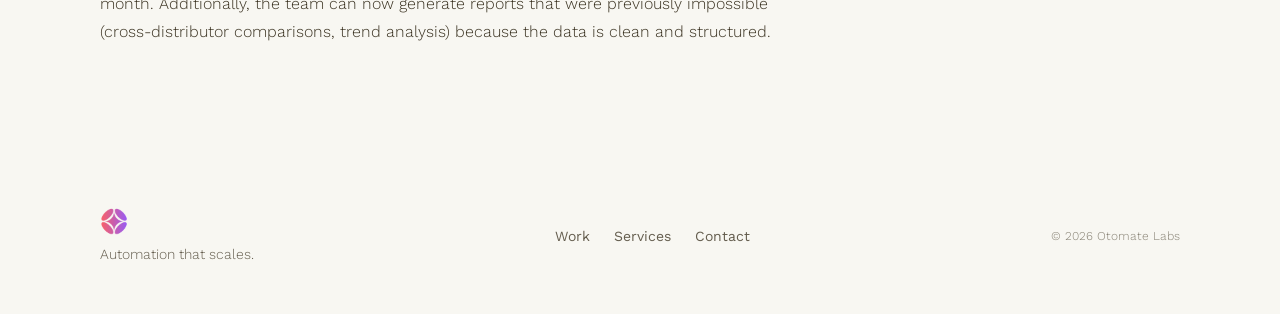
<file: project-castrol.html>
<!DOCTYPE html>
<html lang="en">
<head>
    <meta charset="UTF-8">
    <meta name="viewport" content="width=device-width, initial-scale=1.0">
    <title>Automatización de Pipeline ETL y BI   Otomate Labs</title>
    <link rel="icon" type="image/png" href="Logo.png">
    <link rel="preconnect" href="https://fonts.googleapis.com">
    <link rel="preconnect" href="https://fonts.gstatic.com" crossorigin>
    <link href="https://fonts.googleapis.com/css2?family=Sora:wght@200;300;400;600&family=Work+Sans:wght@300;400;500&display=swap" rel="stylesheet">
    <link rel="stylesheet" href="styles.css">
</head>
<body>
    <nav class="nav" id="nav">
        <div class="nav-inner">
            <a href="index.html" class="nav-logo"><img src="Logo.png" alt="Otomate Labs Logo" class="nav-logo-img"></a>
            <button class="nav-hamburger" id="nav-hamburger" aria-label="Open menu" aria-expanded="false">
                <span class="hamburger-line"></span><span class="hamburger-line"></span><span class="hamburger-line"></span>
            </button>
            <div class="nav-links" id="nav-links">
                <a href="index.html#work" class="nav-link" data-i18n="nav.work">Work</a>
                <a href="index.html#services" class="nav-link" data-i18n="nav.services">Services</a>
                <a href="index.html#skills" class="nav-link" data-i18n="nav.skills">Skills</a>
                <a href="index.html#contact" class="nav-link" data-i18n="nav.contact">Contact</a>
            </div>
            <button class="theme-toggle" aria-label="Toggle theme" id="theme-toggle">
                <svg class="icon-sun" viewBox="0 0 24 24" fill="none" stroke="currentColor" stroke-width="2" stroke-linecap="round" stroke-linejoin="round"><circle cx="12" cy="12" r="5"/><line x1="12" y1="1" x2="12" y2="3"/><line x1="12" y1="21" x2="12" y2="23"/><line x1="4.22" y1="4.22" x2="5.64" y2="5.64"/><line x1="18.36" y1="18.36" x2="19.78" y2="19.78"/><line x1="1" y1="12" x2="3" y2="12"/><line x1="21" y1="12" x2="23" y2="12"/><line x1="4.22" y1="19.78" x2="5.64" y2="18.36"/><line x1="18.36" y1="5.64" x2="19.78" y2="4.22"/></svg>
                <svg class="icon-moon" viewBox="0 0 24 24" fill="none" stroke="currentColor" stroke-width="2" stroke-linecap="round" stroke-linejoin="round"><path d="M21 12.79A9 9 0 1 1 11.21 3 7 7 0 0 0 21 12.79z"/></svg>
            </button>
            <button class="lang-toggle" aria-label="Toggle language" data-i18n="nav.lang">ES</button>
        </div>
    </nav>
    <div class="mobile-menu" id="mobile-menu">
        <div class="mobile-menu-inner">
            <a href="index.html#work" class="mobile-link" data-i18n="nav.work">Work</a>
            <a href="index.html#services" class="mobile-link" data-i18n="nav.services">Services</a>
            <a href="index.html#skills" class="mobile-link" data-i18n="nav.skills">Skills</a>
            <a href="index.html#contact" class="mobile-link" data-i18n="nav.contact">Contact</a>
        </div>
    </div>

    <header class="project-hero">
        <div class="project-hero-bg"></div>
        <div class="project-hero-content" data-animate="fade-up" data-duration="900">
            <a href="index.html#work" class="project-back" data-i18n="project.back">
                <svg viewBox="0 0 24 24" fill="none" stroke="currentColor" stroke-width="2" stroke-linecap="round" stroke-linejoin="round"><line x1="19" y1="12" x2="5" y2="12"/><polyline points="12 19 5 12 12 5"/></svg>
                Back to projects
            </a>
            <div class="project-tags"><span class="project-tag">Automation</span><span class="project-tag">BI</span><span class="project-tag">Data Engineering</span></div>
            <h1 class="project-title" data-i18n="castrol.title">Automatización de Pipeline ETL y Business Intelligence</h1>
            <p class="project-subtitle" data-i18n="castrol.subtitle">Automated ETL pipeline for SAP ERP data extraction, reducing reporting time by 80% and enabling monthly sales forecasting with +/- 15% accuracy.</p>
        </div>
    </header>

    <main class="project-body">
        <div class="project-body-inner" data-animate="fade-up" data-duration="900">
            <div class="project-main">
                <h2 data-i18n="project.challenge">The Challenge</h2>
                <p data-i18n="castrol.ch1">El equipo de ventas comerciales dependía de procesos manuales ineficientes para la consolidación de datos. La extracción de archivos planos desde el ERP (SAP) y su posterior transformación y visualización en presentaciones de PowerPoint consumía múltiples días de trabajo a la semana.</p>
                <figure class="project-image">
                    <img src="images/ETL Pipeline Automation.png" alt="ETL Pipeline Automation   Power BI dashboard with sales forecasting" loading="lazy">
                    <figcaption>Power BI dashboard automating SAP ERP reporting   from days to minutes</figcaption>
                </figure>
                <p data-i18n="castrol.ch2">Esta latencia en los datos impedía la toma de decisiones ágiles, aumentaba el riesgo de errores humanos y dificultaba la generación de pronósticos de ventas precisos para evitar quiebres de stock.</p>

                <h2 data-i18n="project.built">What We Built</h2>
                <p data-i18n="castrol.b1">Diseñamos y desplegamos un pipeline ETL (Extract, Transform, Load) automatizado:</p>
                <ul>
                    <li data-i18n="castrol.b.1">Flujos en Power Query para ingestar, limpiar y transformar exportaciones planas de SAP de manera programática</li>
                    <li data-i18n="castrol.b.2">Dashboard interactivo en Power BI que centralizó tres fuentes de datos críticas</li>
                    <li data-i18n="castrol.b.3">Enfoque modular con filtros granulares por SKU, distribuidor y temporalidad</li>
                    <li data-i18n="castrol.b.4">Eliminación de reportes estáticos individuales en favor de una solución dinámica</li>
                </ul>

                <h2 data-i18n="project.results">Results</h2>
                <p data-i18n="castrol.r1">La automatización redujo el tiempo de ciclo de generación de reportes en un 80%, liberando decenas de horas semanales para el equipo. La disponibilidad de datos limpios permitió desarrollar modelos de pronóstico de ventas mensuales con una precisión sostenida de +/- 15%.</p>
                <p data-i18n="castrol.r2">El sistema fue adoptado por más de 15 usuarios, a quienes capacitamos personalmente para asegurar la mantenibilidad a largo plazo de la solución.</p>

                <h2 data-i18n="project.tools">Tools & Technologies</h2>
                <ul><li>Power BI & Power Query (M Language)</li><li>SAP ERP (Extracción de datos)</li><li>Modelado de datos relacionales</li><li>Forecasting estadístico</li></ul>

                <h2>Architecture Decisions</h2>
                <p><strong>Why Power Query instead of Python scripts?</strong> The Castrol team needed to maintain and modify the ETL process themselves after I left. Power Query runs inside Excel and Power BI, tools they already use daily. A Python script would require a developer to maintain it. Power Query lets the business analysts adjust transformations, add new data sources, and fix issues without technical support.</p>
                
                <p><strong>Why incremental loading instead of full refresh?</strong> The SAP data exports are large (500MB+ per file). Running a full refresh every day would take 45 minutes and consume significant server resources. I implemented incremental loading that only processes new or changed records, reducing daily refresh time to 3 minutes. This also allows the team to run updates multiple times per day without performance issues.</p>
                
                <p><strong>Why a star schema instead of a flat table?</strong> The initial version used a single flat table with all data. This worked for 10,000 rows but became unusable at 500,000 rows. I redesigned it as a star schema with a central fact table (sales transactions) and dimension tables (products, distributors, time periods). This reduced query time by 80% and made the data model easier to understand for non-technical users.</p>

                <h2>Cost Analysis</h2>
                <p><strong>Before automation:</strong> The commercial team had 3 analysts spending 15 hours per week each on data consolidation and reporting. At $40/hour loaded cost, that's $1,800/week or $7,200/month in labor costs dedicated to manual data work.</p>
                
                <p><strong>After automation:</strong> The same 3 analysts now spend 2 hours per week reviewing the automated reports and making strategic decisions. That's $240/week or $960/month. The Power BI Pro license costs $10/user/month, so total operating cost is $990/month.</p>
                
                <p><strong>Net savings:</strong> $6,210/month or $74,520/year. The automation paid for itself in the first month. Additionally, the team can now generate reports that were previously impossible (cross-distributor comparisons, trend analysis) because the data is clean and structured.</p>
            </div>

            <aside class="project-sidebar">
                <div class="project-sidebar-card">
                    <h3 class="project-sidebar-title" data-i18n="project.details">Project Details</h3>
                    <div class="project-sidebar-item">
                        <div class="project-sidebar-label" data-i18n="sidebar.client">Client</div>
                        <div class="project-sidebar-value" data-i18n="castrol.client">Castrol (BP) - División CVO</div>
                    </div>
                    <div class="project-sidebar-item">
                        <div class="project-sidebar-label" data-i18n="sidebar.duration">Duration</div>
                        <div class="project-sidebar-value" data-i18n="castrol.duration">6 months</div>
                    </div>
                    <div class="project-sidebar-item">
                        <div class="project-sidebar-label" data-i18n="sidebar.role">Role</div>
                        <div class="project-sidebar-value" data-i18n="castrol.role">Data & Strategy Consultant</div>
                    </div>
                    <div class="project-sidebar-item">
                        <div class="project-sidebar-label" data-i18n="sidebar.metric">Key Metric</div>
                        <div class="project-metric-highlight" data-i18n="castrol.metricNum">80%</div>
                        <div class="project-sidebar-value" data-i18n="castrol.metricLabel">Reduction in reporting time</div>
                    </div>
                </div>
            </aside>
        </div>
    </main>

    <footer class="footer">
        <div class="footer-inner">
            <div class="footer-brand"><img src="Logo.png" alt="Otomate Labs Logo" class="footer-logo-img"><p class="footer-tagline" data-i18n="footer.tagline">Automation that scales.</p></div>
            <div class="footer-links">
                <a href="index.html#work" class="footer-link" data-i18n="nav.work">Work</a>
                <a href="index.html#services" class="footer-link" data-i18n="nav.services">Services</a>
                <a href="index.html#contact" class="footer-link" data-i18n="nav.contact">Contact</a>
            </div>
            <span class="footer-copy" data-i18n="footer.copy">© 2026 Fernando Perez Gonzalez</span>
        </div>
    </footer>
    <script src="i18n.js"></script>
    <script src="animations.js"></script>
    <script src="script.js"></script>
</body>
</html>
</file>
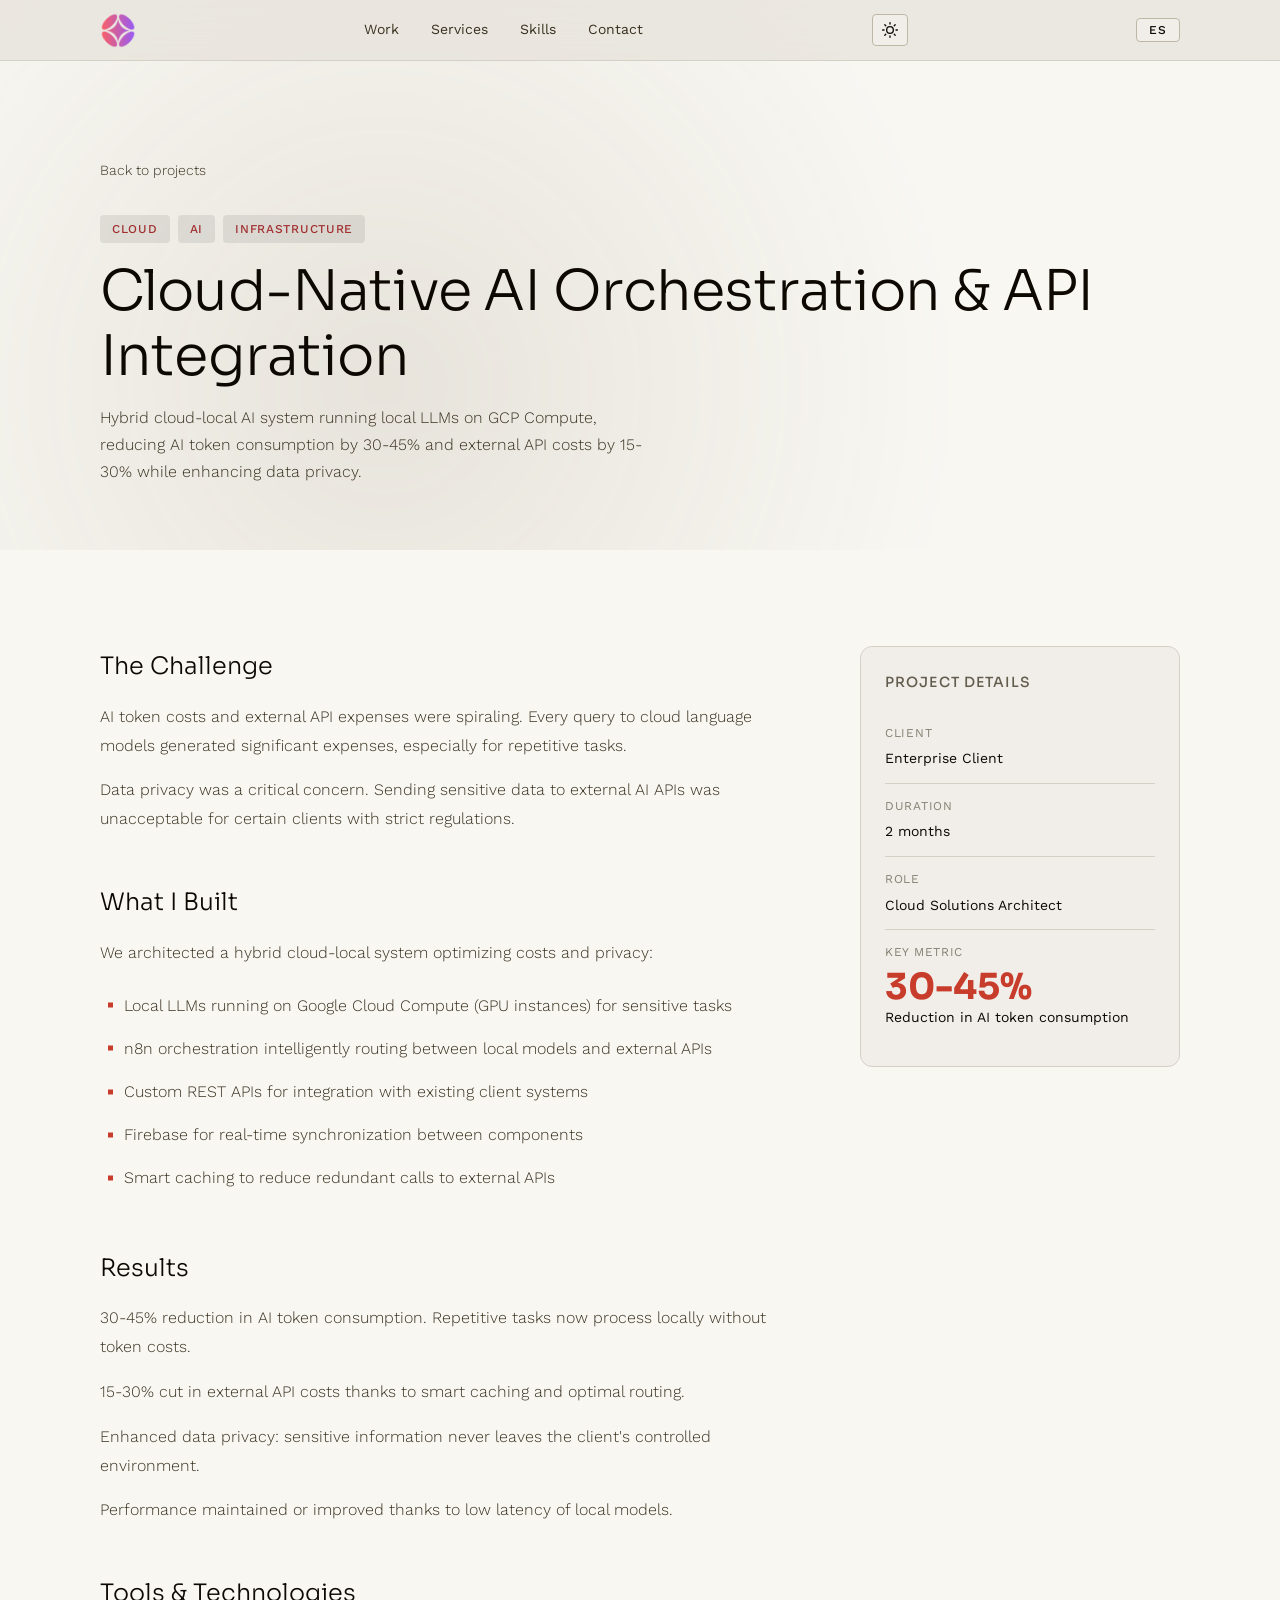
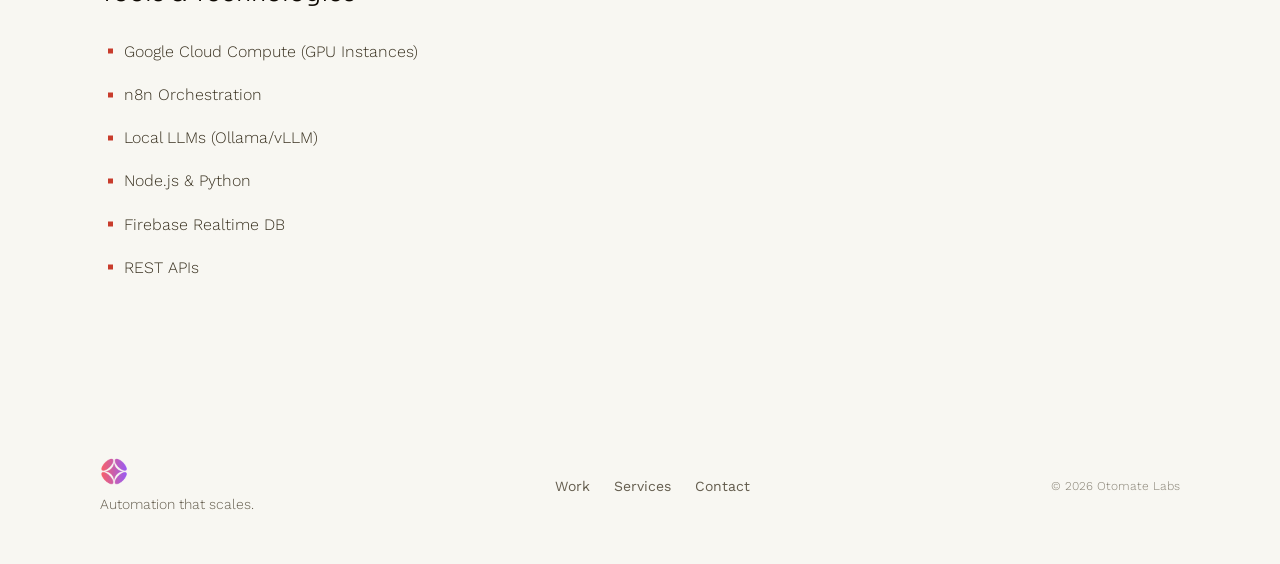
<file: project-cloud-ai.html>
<!DOCTYPE html>
<html lang="en">
<head>
    <meta charset="UTF-8">
    <meta name="viewport" content="width=device-width, initial-scale=1.0">
    <title>Cloud-Native AI Orchestration & API Integration   Otomate Labs</title>
    <link rel="icon" type="image/png" href="Logo.png">
    <link rel="preconnect" href="https://fonts.googleapis.com">
    <link rel="preconnect" href="https://fonts.gstatic.com" crossorigin>
    <link href="https://fonts.googleapis.com/css2?family=Sora:wght@200;300;400;600&family=Work+Sans:wght@300;400;500&display=swap" rel="stylesheet">
    <link rel="stylesheet" href="styles.css">
</head>
<body>
    <nav class="nav" id="nav">
        <div class="nav-inner">
            <a href="index.html" class="nav-logo"><img src="Logo.png" alt="Otomate Labs Logo" class="nav-logo-img"></a>
            <button class="nav-hamburger" id="nav-hamburger" aria-label="Open menu" aria-expanded="false">
                <span class="hamburger-line"></span><span class="hamburger-line"></span><span class="hamburger-line"></span>
            </button>
            <div class="nav-links" id="nav-links">
                <a href="index.html#work" class="nav-link" data-i18n="nav.work">Work</a>
                <a href="index.html#services" class="nav-link" data-i18n="nav.services">Services</a>
                <a href="index.html#skills" class="nav-link" data-i18n="nav.skills">Skills</a>
                <a href="index.html#contact" class="nav-link" data-i18n="nav.contact">Contact</a>
            </div>
            <button class="theme-toggle" aria-label="Toggle theme" id="theme-toggle">
                <svg class="icon-sun" viewBox="0 0 24 24" fill="none" stroke="currentColor" stroke-width="2" stroke-linecap="round" stroke-linejoin="round"><circle cx="12" cy="12" r="5"/><line x1="12" y1="1" x2="12" y2="3"/><line x1="12" y1="21" x2="12" y2="23"/><line x1="4.22" y1="4.22" x2="5.64" y2="5.64"/><line x1="18.36" y1="18.36" x2="19.78" y2="19.78"/><line x1="1" y1="12" x2="3" y2="12"/><line x1="21" y1="12" x2="23" y2="12"/><line x1="4.22" y1="19.78" x2="5.64" y2="18.36"/><line x1="18.36" y1="5.64" x2="19.78" y2="4.22"/></svg>
                <svg class="icon-moon" viewBox="0 0 24 24" fill="none" stroke="currentColor" stroke-width="2" stroke-linecap="round" stroke-linejoin="round"><path d="M21 12.79A9 9 0 1 1 11.21 3 7 7 0 0 0 21 12.79z"/></svg>
            </button>
            <button class="lang-toggle" aria-label="Toggle language" data-i18n="nav.lang">ES</button>
        </div>
    </nav>
    <div class="mobile-menu" id="mobile-menu">
        <div class="mobile-menu-inner">
            <a href="index.html#work" class="mobile-link" data-i18n="nav.work">Work</a>
            <a href="index.html#services" class="mobile-link" data-i18n="nav.services">Services</a>
            <a href="index.html#skills" class="mobile-link" data-i18n="nav.skills">Skills</a>
            <a href="index.html#contact" class="mobile-link" data-i18n="nav.contact">Contact</a>
        </div>
    </div>

    <header class="project-hero">
        <div class="project-hero-bg"></div>
        <div class="project-hero-content" data-animate="fade-up" data-duration="900">
            <a href="index.html#work" class="project-back" data-i18n="project.back">
                <svg viewBox="0 0 24 24" fill="none" stroke="currentColor" stroke-width="2" stroke-linecap="round" stroke-linejoin="round"><line x1="19" y1="12" x2="5" y2="12"/><polyline points="12 19 5 12 12 5"/></svg>
                Back to projects
            </a>
            <div class="project-tags"><span class="project-tag">Cloud</span><span class="project-tag">AI</span><span class="project-tag">Infrastructure</span></div>
            <h1 class="project-title" data-i18n="cloudai.title">Orquestación de IA Cloud-Native e Integración de APIs</h1>
            <p class="project-subtitle" data-i18n="cloudai.subtitle">Hybrid cloud-local AI system running local LLMs on GCP Compute, reducing AI token consumption by 30-45% and external API costs by 15-30% while enhancing data privacy.</p>
        </div>
    </header>

    <main class="project-body">
        <div class="project-body-inner" data-animate="fade-up" data-duration="900">
            <div class="project-main">
                <h2 data-i18n="project.challenge">The Challenge</h2>
                <p data-i18n="cloudai.ch1">Los costos de tokens de IA y APIs externas se estaban disparando. Cada consulta a modelos de lenguaje en la nube generaba gastos significativos, especialmente para tareas repetitivas.</p><p data-i18n="cloudai.ch2">La privacidad de datos era una preocupación crítica. Enviar datos sensibles a APIs externas de IA no era aceptable para ciertos clientes con regulaciones estrictas.</p>

                <h2 data-i18n="project.built">What We Built</h2>
                <p data-i18n="cloudai.b0">Arquitectamos un sistema híbrido cloud-local que optimiza costos y privacidad:</p>
                <ul>
                    <li data-i18n="cloudai.b1">LLMs locales corriendo en Google Cloud Compute (instancias con GPU) para tareas sensibles</li><li data-i18n="cloudai.b2">Orquestación con n8n que rutea inteligentemente entre modelos locales y APIs externas</li><li data-i18n="cloudai.b3">REST APIs personaladas para integración con sistemas existentes del cliente</li><li data-i18n="cloudai.b4">Firebase para sincronización en tiempo real entre componentes</li><li data-i18n="cloudai.b5">Cache inteligente para reducir llamadas redundantes a APIs externas</li>
                </ul>

                <h2 data-i18n="project.results">Results</h2>
                <p data-i18n="cloudai.r1">Reducción del 30-45% en consumo de tokens de IA. Las tareas repetitivas ahora se procesan localmente sin costo de tokens.</p><p data-i18n="cloudai.r2">Corte del 15-30% en costos de APIs externas gracias al cache inteligente y ruteo óptimo.</p><p data-i18n="cloudai.r3">Privacidad de datos mejorada: la información sensible nunca sale del entorno controlado del cliente.</p><p data-i18n="cloudai.r4">Rendimiento mantenido o mejorado gracias a la baja latencia de los modelos locales.</p>

                <h2 data-i18n="project.tools">Tools & Technologies</h2>
                <ul><li>Google Cloud Compute (GPU Instances)</li><li>n8n Orchestration</li><li>Local LLMs (Ollama/vLLM)</li><li>Node.js & Python</li><li>Firebase Realtime DB</li><li>REST APIs</li></ul>
            </div>

            <aside class="project-sidebar">
                <div class="project-sidebar-card">
                    <h3 class="project-sidebar-title" data-i18n="project.details">Project Details</h3>
                    <div class="project-sidebar-item">
                        <div class="project-sidebar-label" data-i18n="sidebar.client">Client</div>
                        <div class="project-sidebar-value" data-i18n="cloudai.client">Enterprise Client</div>
                    </div>
                    <div class="project-sidebar-item">
                        <div class="project-sidebar-label" data-i18n="sidebar.duration">Duration</div>
                        <div class="project-sidebar-value" data-i18n="cloudai.duration">2 months</div>
                    </div>
                    <div class="project-sidebar-item">
                        <div class="project-sidebar-label" data-i18n="sidebar.role">Role</div>
                        <div class="project-sidebar-value" data-i18n="cloudai.role">Cloud Solutions Architect</div>
                    </div>
                    <div class="project-sidebar-item">
                        <div class="project-sidebar-label" data-i18n="sidebar.metric">Key Metric</div>
                        <div class="project-metric-highlight" data-i18n="cloudai.metricNum">30-45%</div>
                        <div class="project-sidebar-value" data-i18n="cloudai.metricLabel">Reduction in AI token consumption</div>
                    </div>
                </div>
            </aside>
        </div>
    </main>

    <footer class="footer">
        <div class="footer-inner">
            <div class="footer-brand"><img src="Logo.png" alt="Otomate Labs Logo" class="footer-logo-img"><p class="footer-tagline" data-i18n="footer.tagline">Automation that scales.</p></div>
            <div class="footer-links">
                <a href="index.html#work" class="footer-link" data-i18n="nav.work">Work</a>
                <a href="index.html#services" class="footer-link" data-i18n="nav.services">Services</a>
                <a href="index.html#contact" class="footer-link" data-i18n="nav.contact">Contact</a>
            </div>
            <span class="footer-copy" data-i18n="footer.copy">© 2026 Fernando Perez Gonzalez</span>
        </div>
    </footer>
    <script src="i18n.js"></script>
    <script src="animations.js"></script>
    <script src="script.js"></script>
</body>
</html>
</file>
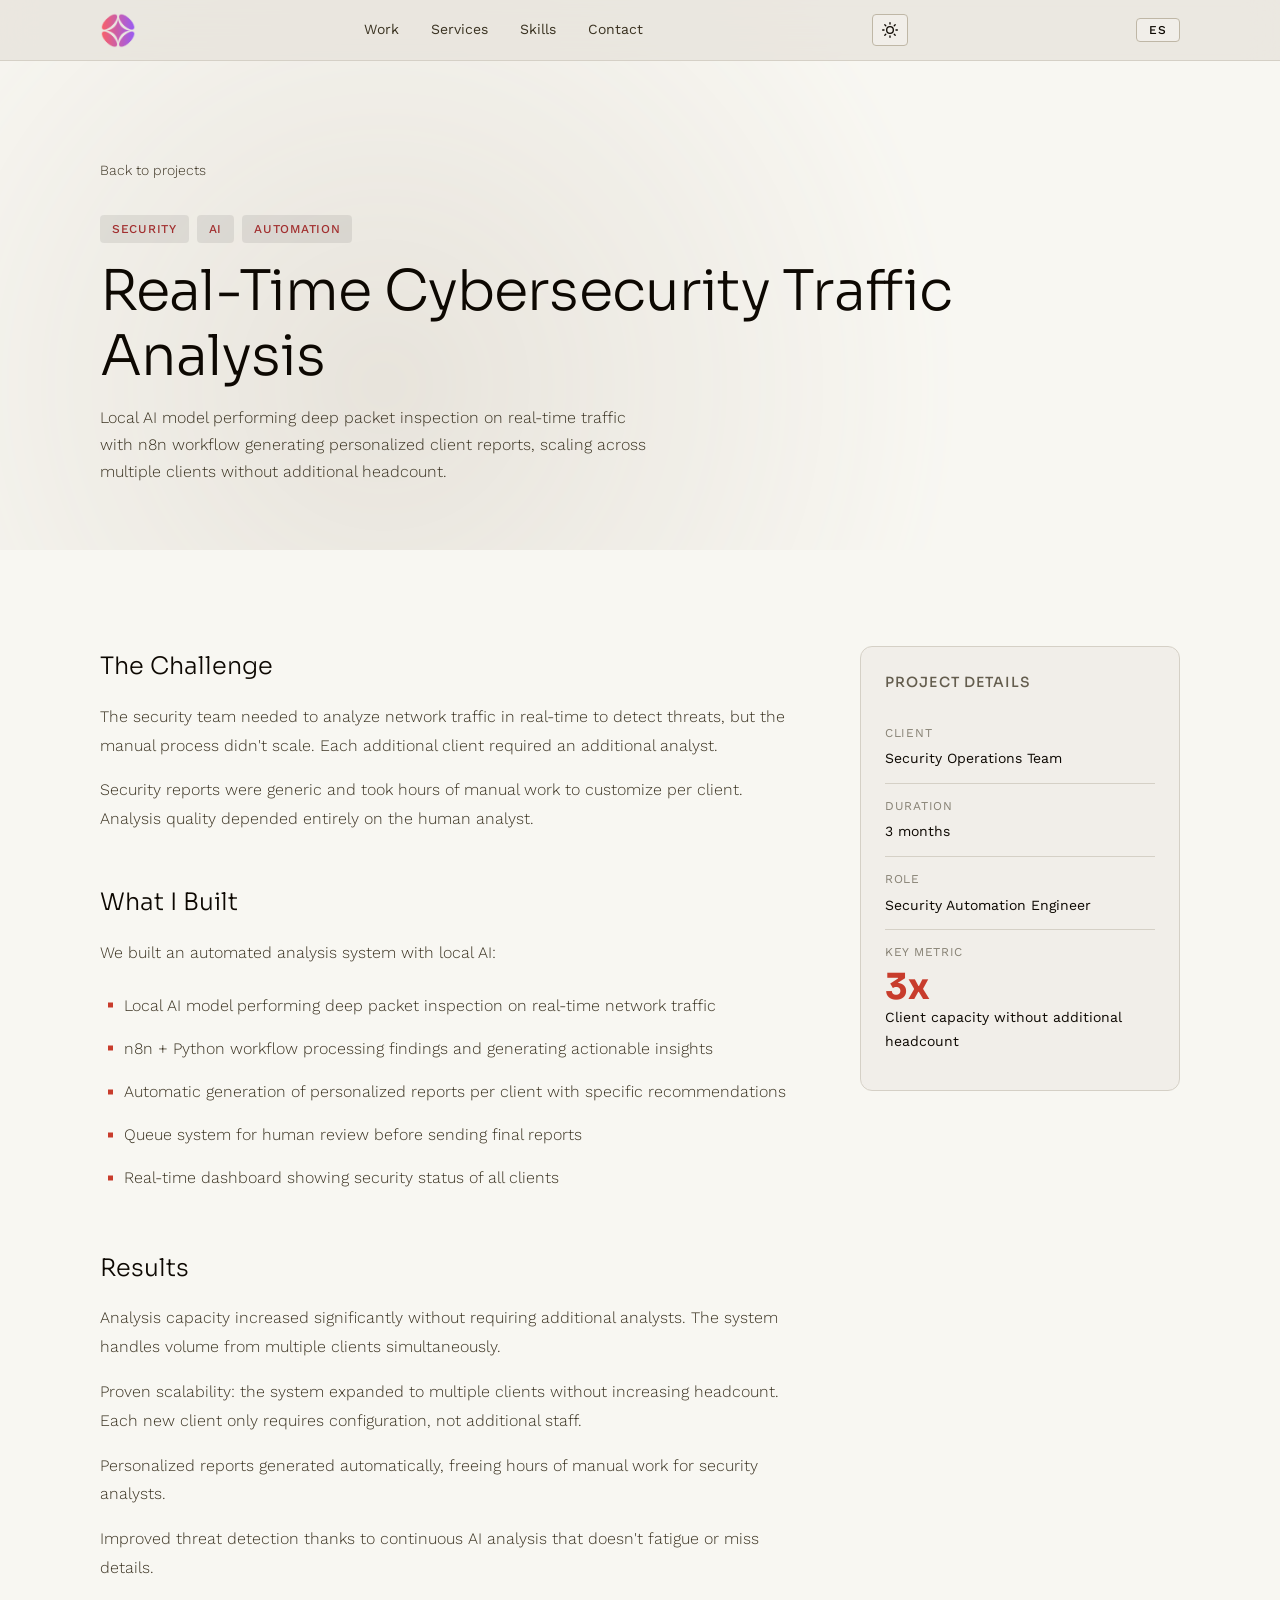
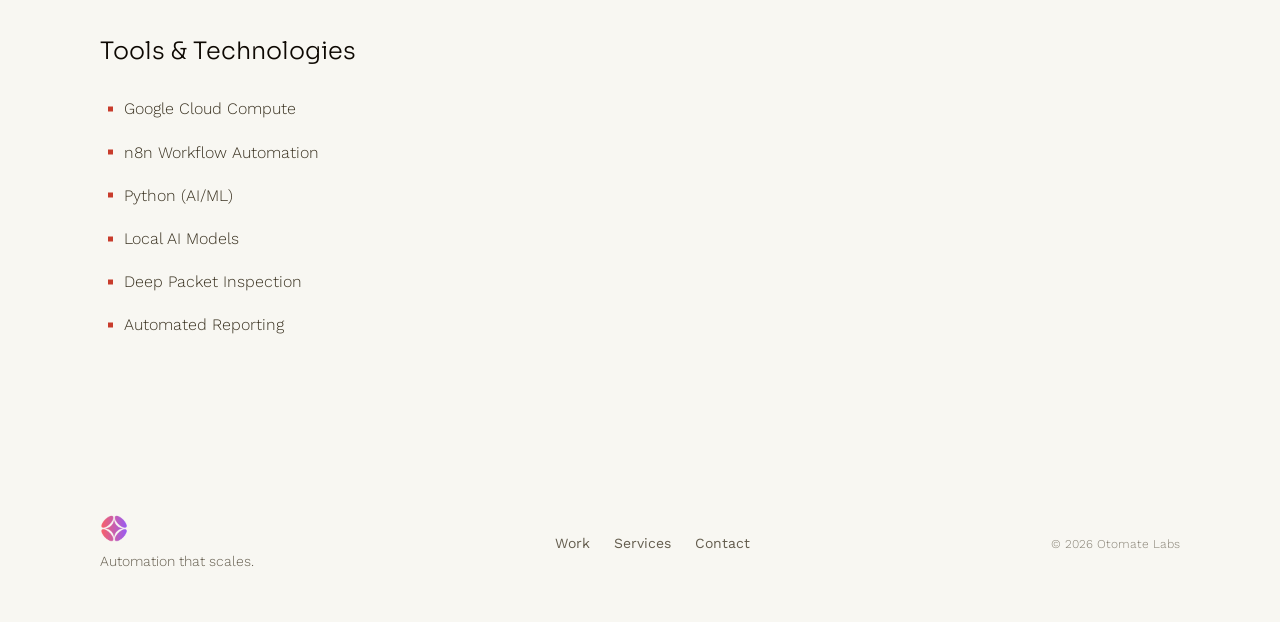
<file: project-cybersecurity.html>
<!DOCTYPE html>
<html lang="en">
<head>
    <meta charset="UTF-8">
    <meta name="viewport" content="width=device-width, initial-scale=1.0">
    <title>Real-Time Cybersecurity Traffic Analysis   Otomate Labs</title>
    <link rel="icon" type="image/png" href="Logo.png">
    <link rel="preconnect" href="https://fonts.googleapis.com">
    <link rel="preconnect" href="https://fonts.gstatic.com" crossorigin>
    <link href="https://fonts.googleapis.com/css2?family=Sora:wght@200;300;400;600&family=Work+Sans:wght@300;400;500&display=swap" rel="stylesheet">
    <link rel="stylesheet" href="styles.css">
</head>
<body>
    <nav class="nav" id="nav">
        <div class="nav-inner">
            <a href="index.html" class="nav-logo"><img src="Logo.png" alt="Otomate Labs Logo" class="nav-logo-img"></a>
            <button class="nav-hamburger" id="nav-hamburger" aria-label="Open menu" aria-expanded="false">
                <span class="hamburger-line"></span><span class="hamburger-line"></span><span class="hamburger-line"></span>
            </button>
            <div class="nav-links" id="nav-links">
                <a href="index.html#work" class="nav-link" data-i18n="nav.work">Work</a>
                <a href="index.html#services" class="nav-link" data-i18n="nav.services">Services</a>
                <a href="index.html#skills" class="nav-link" data-i18n="nav.skills">Skills</a>
                <a href="index.html#contact" class="nav-link" data-i18n="nav.contact">Contact</a>
            </div>
            <button class="theme-toggle" aria-label="Toggle theme" id="theme-toggle">
                <svg class="icon-sun" viewBox="0 0 24 24" fill="none" stroke="currentColor" stroke-width="2" stroke-linecap="round" stroke-linejoin="round"><circle cx="12" cy="12" r="5"/><line x1="12" y1="1" x2="12" y2="3"/><line x1="12" y1="21" x2="12" y2="23"/><line x1="4.22" y1="4.22" x2="5.64" y2="5.64"/><line x1="18.36" y1="18.36" x2="19.78" y2="19.78"/><line x1="1" y1="12" x2="3" y2="12"/><line x1="21" y1="12" x2="23" y2="12"/><line x1="4.22" y1="19.78" x2="5.64" y2="18.36"/><line x1="18.36" y1="5.64" x2="19.78" y2="4.22"/></svg>
                <svg class="icon-moon" viewBox="0 0 24 24" fill="none" stroke="currentColor" stroke-width="2" stroke-linecap="round" stroke-linejoin="round"><path d="M21 12.79A9 9 0 1 1 11.21 3 7 7 0 0 0 21 12.79z"/></svg>
            </button>
            <button class="lang-toggle" aria-label="Toggle language" data-i18n="nav.lang">ES</button>
        </div>
    </nav>
    <div class="mobile-menu" id="mobile-menu">
        <div class="mobile-menu-inner">
            <a href="index.html#work" class="mobile-link" data-i18n="nav.work">Work</a>
            <a href="index.html#services" class="mobile-link" data-i18n="nav.services">Services</a>
            <a href="index.html#skills" class="mobile-link" data-i18n="nav.skills">Skills</a>
            <a href="index.html#contact" class="mobile-link" data-i18n="nav.contact">Contact</a>
        </div>
    </div>

    <header class="project-hero">
        <div class="project-hero-bg"></div>
        <div class="project-hero-content" data-animate="fade-up" data-duration="900">
            <a href="index.html#work" class="project-back" data-i18n="project.back">
                <svg viewBox="0 0 24 24" fill="none" stroke="currentColor" stroke-width="2" stroke-linecap="round" stroke-linejoin="round"><line x1="19" y1="12" x2="5" y2="12"/><polyline points="12 19 5 12 12 5"/></svg>
                Back to projects
            </a>
            <div class="project-tags"><span class="project-tag">Security</span><span class="project-tag">AI</span><span class="project-tag">Automation</span></div>
            <h1 class="project-title" data-i18n="cybersec.title">Análisis de Tráfico de Ciberseguridad en Tiempo Real</h1>
            <p class="project-subtitle" data-i18n="cybersec.subtitle">Local AI model performing deep packet inspection on real-time traffic with n8n workflow generating personalized client reports, scaling across multiple clients without additional headcount.</p>
        </div>
    </header>

    <main class="project-body">
        <div class="project-body-inner" data-animate="fade-up" data-duration="900">
            <div class="project-main">
                <h2 data-i18n="project.challenge">The Challenge</h2>
                <p data-i18n="cybersec.ch1">El equipo de seguridad necesitaba analizar tráfico de red en tiempo real para detectar amenazas, pero el proceso manual no escalaba. Cada cliente adicional requería un analista adicional.</p><p data-i18n="cybersec.ch2">Los reportes de seguridad eran genéricos y tomaban horas de trabajo manual para personalizarlos por cliente. La calidad del análisis dependía completamente del analista humano.</p>

                <h2 data-i18n="project.built">What We Built</h2>
                <p data-i18n="cybersec.b0">Construimos un sistema de análisis automatizado con IA local:</p>
                <ul>
                    <li data-i18n="cybersec.b1">Modelo de IA local realizando deep packet inspection en tráfico de red en tiempo real</li><li data-i18n="cybersec.b2">Workflow n8n + Python que procesa los hallazgos y genera insights accionables</li><li data-i18n="cybersec.b3">Generación automática de reportes personalizados por cliente con recomendaciones específicas</li><li data-i18n="cybersec.b4">Sistema de colas para revisión humana antes de enviar reportes finales</li><li data-i18n="cybersec.b5">Dashboard en tiempo real mostrando el estado de seguridad de todos los clientes</li>
                </ul>

                <h2 data-i18n="project.results">Results</h2>
                <p data-i18n="cybersec.r1">Capacidad de análisis incrementada significativamente sin requerir analistas adicionales. El sistema maneja el volumen de múltiples clientes simultáneamente.</p><p data-i18n="cybersec.r2">Escalabilidad probada: el sistema se expandió a múltiples clientes sin incrementar headcount. Cada cliente nuevo solo requiere configuración, no personal adicional.</p><p data-i18n="cybersec.r3">Reportes personalizados generados automáticamente, liberando horas de trabajo manual para los analistas de seguridad.</p><p data-i18n="cybersec.r4">Detección de amenazas mejorada gracias al análisis continuo de IA que no se fatiga ni pierde detalles.</p>

                <h2 data-i18n="project.tools">Tools & Technologies</h2>
                <ul><li>Google Cloud Compute</li><li>n8n Workflow Automation</li><li>Python (AI/ML)</li><li>Local AI Models</li><li>Deep Packet Inspection</li><li>Automated Reporting</li></ul>
            </div>

            <aside class="project-sidebar">
                <div class="project-sidebar-card">
                    <h3 class="project-sidebar-title" data-i18n="project.details">Project Details</h3>
                    <div class="project-sidebar-item">
                        <div class="project-sidebar-label" data-i18n="sidebar.client">Client</div>
                        <div class="project-sidebar-value" data-i18n="cybersec.client">Security Operations Team</div>
                    </div>
                    <div class="project-sidebar-item">
                        <div class="project-sidebar-label" data-i18n="sidebar.duration">Duration</div>
                        <div class="project-sidebar-value" data-i18n="cybersec.duration">3 months</div>
                    </div>
                    <div class="project-sidebar-item">
                        <div class="project-sidebar-label" data-i18n="sidebar.role">Role</div>
                        <div class="project-sidebar-value" data-i18n="cybersec.role">Security Automation Engineer</div>
                    </div>
                    <div class="project-sidebar-item">
                        <div class="project-sidebar-label" data-i18n="sidebar.metric">Key Metric</div>
                        <div class="project-metric-highlight" data-i18n="cybersec.metricNum">3x</div>
                        <div class="project-sidebar-value" data-i18n="cybersec.metricLabel">Client capacity without additional headcount</div>
                    </div>
                </div>
            </aside>
        </div>
    </main>

    <footer class="footer">
        <div class="footer-inner">
            <div class="footer-brand"><img src="Logo.png" alt="Otomate Labs Logo" class="footer-logo-img"><p class="footer-tagline" data-i18n="footer.tagline">Automation that scales.</p></div>
            <div class="footer-links">
                <a href="index.html#work" class="footer-link" data-i18n="nav.work">Work</a>
                <a href="index.html#services" class="footer-link" data-i18n="nav.services">Services</a>
                <a href="index.html#contact" class="footer-link" data-i18n="nav.contact">Contact</a>
            </div>
            <span class="footer-copy" data-i18n="footer.copy">© 2026 Fernando Perez Gonzalez</span>
        </div>
    </footer>
    <script src="i18n.js"></script>
    <script src="animations.js"></script>
    <script src="script.js"></script>
</body>
</html>
</file>
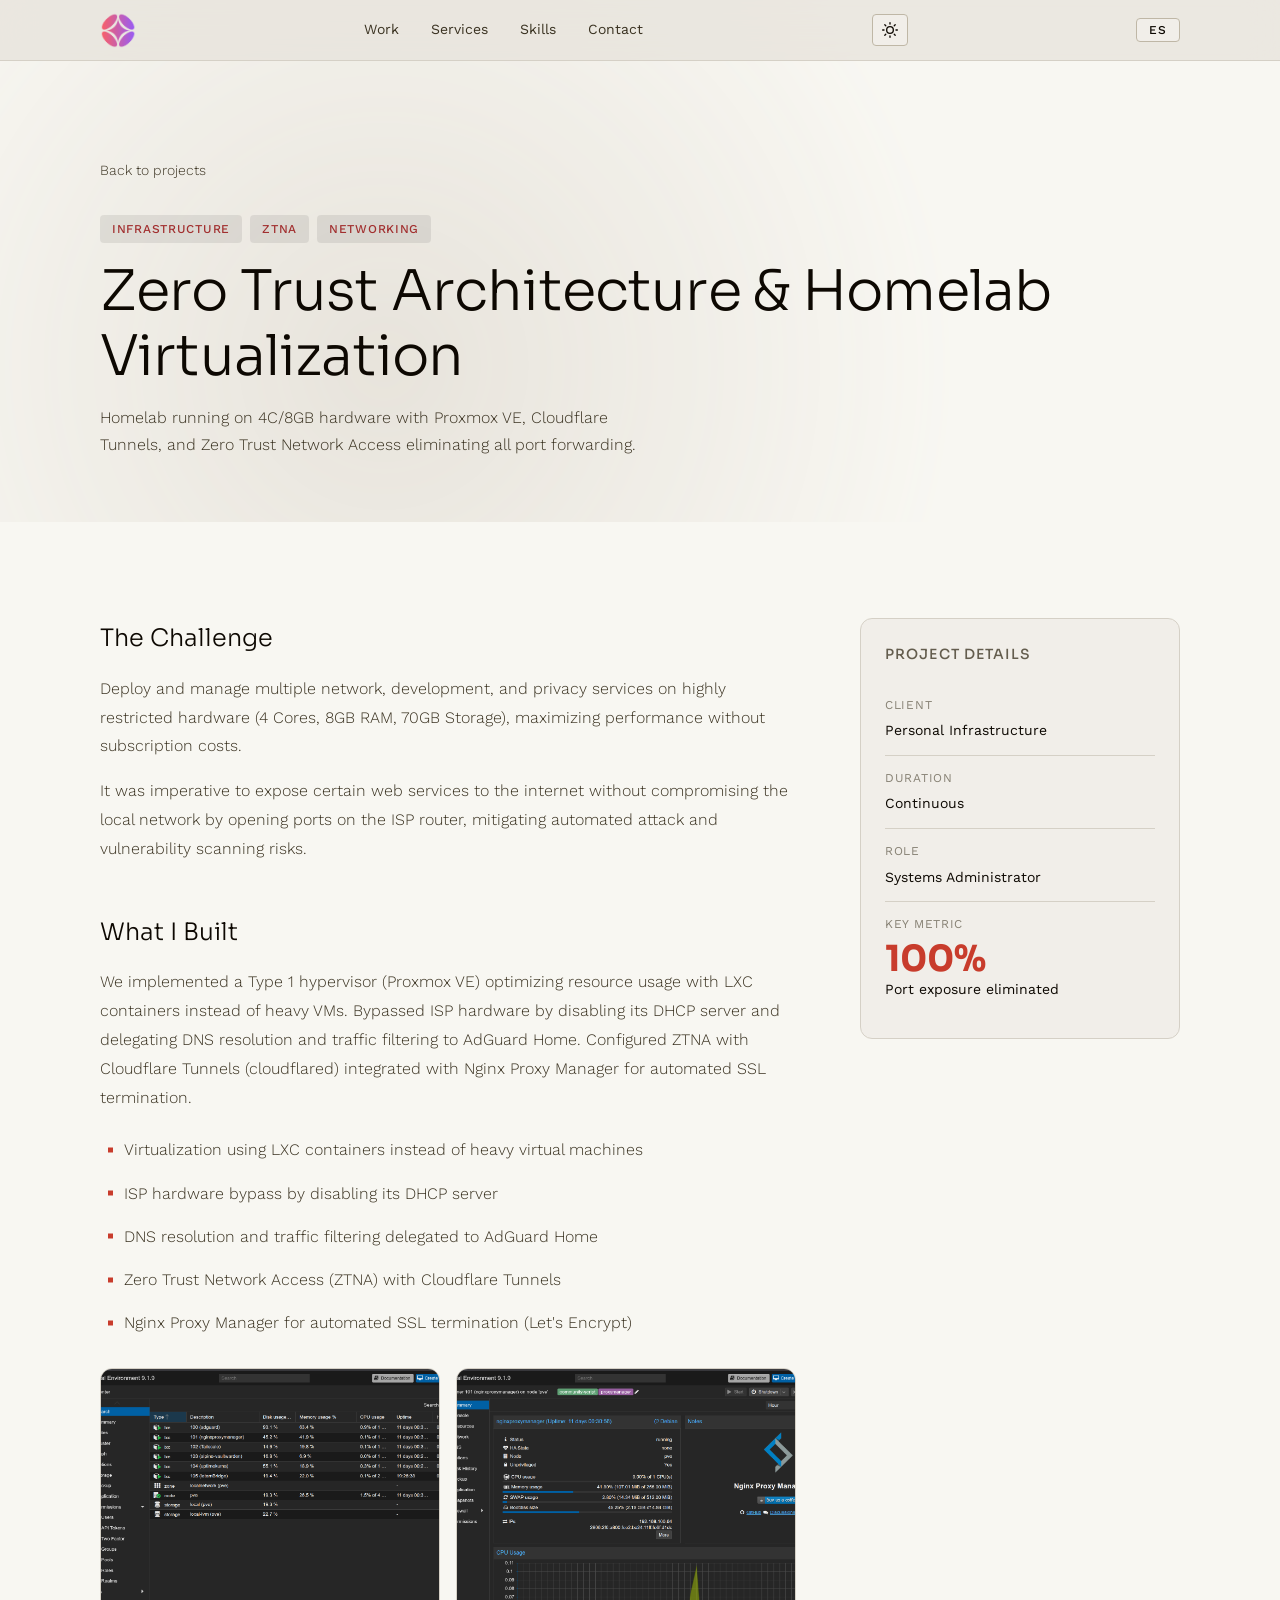
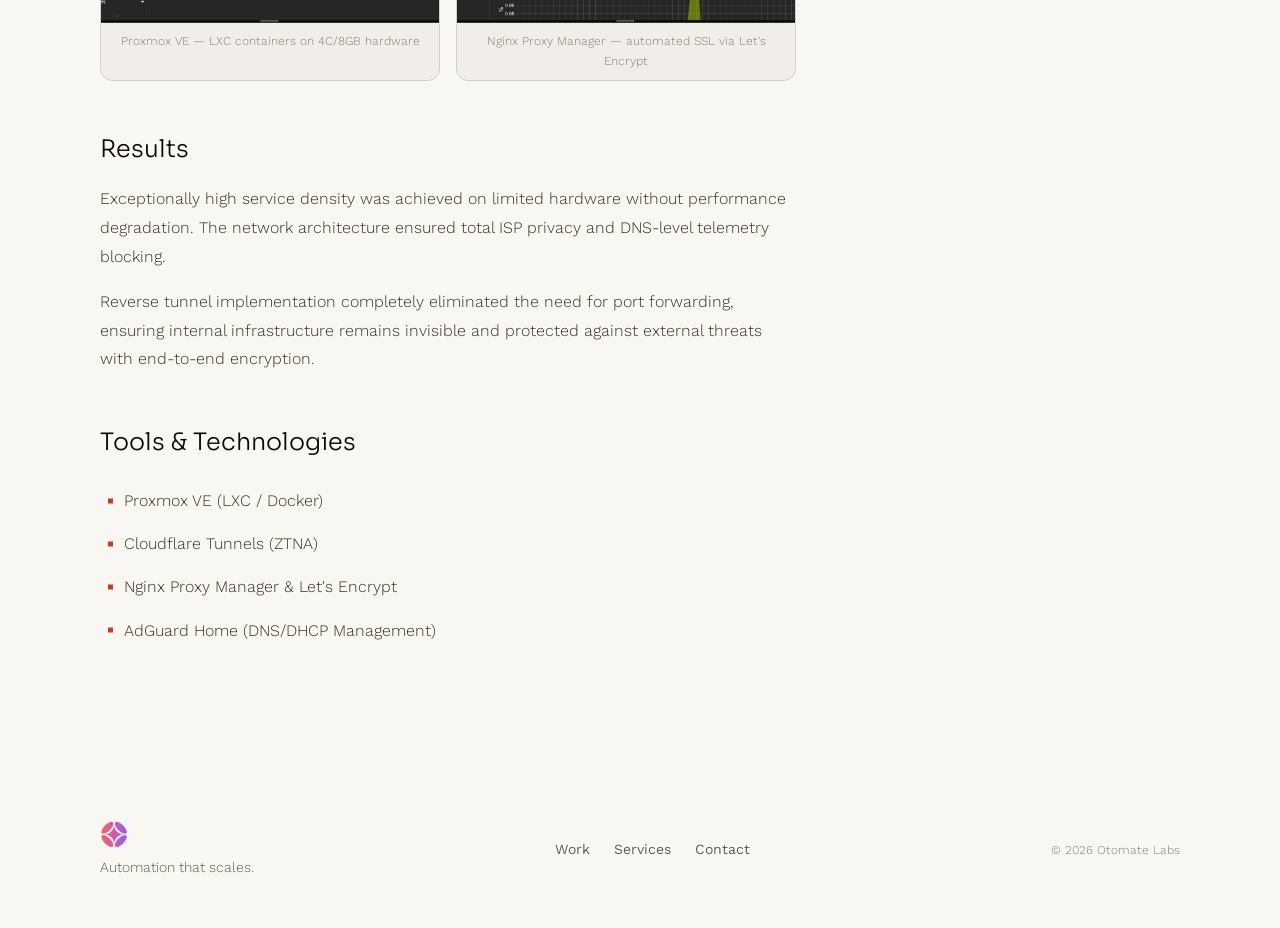
<file: project-homelab.html>
<!DOCTYPE html>
<html lang="en">
<head>
    <meta charset="UTF-8">
    <meta name="viewport" content="width=device-width, initial-scale=1.0">
    <title>Arquitectura Zero Trust y Virtualización — Otomate Labs</title>
    <link rel="icon" type="image/png" href="Logo.png">
    <link rel="preconnect" href="https://fonts.googleapis.com">
    <link rel="preconnect" href="https://fonts.gstatic.com" crossorigin>
    <link href="https://fonts.googleapis.com/css2?family=Sora:wght@200;300;400;600&family=Work+Sans:wght@300;400;500&display=swap" rel="stylesheet">
    <link rel="stylesheet" href="styles.css">
</head>
<body>
    <nav class="nav" id="nav">
        <div class="nav-inner">
            <a href="index.html" class="nav-logo"><img src="Logo.png" alt="Otomate Labs Logo" class="nav-logo-img"></a>
            <button class="nav-hamburger" id="nav-hamburger" aria-label="Open menu" aria-expanded="false">
                <span class="hamburger-line"></span><span class="hamburger-line"></span><span class="hamburger-line"></span>
            </button>
            <div class="nav-links" id="nav-links">
                <a href="index.html#work" class="nav-link" data-i18n="nav.work">Work</a>
                <a href="index.html#services" class="nav-link" data-i18n="nav.services">Services</a>
                <a href="index.html#skills" class="nav-link" data-i18n="nav.skills">Skills</a>
                <a href="index.html#contact" class="nav-link" data-i18n="nav.contact">Contact</a>
            </div>
            <button class="theme-toggle" aria-label="Toggle theme" id="theme-toggle">
                <svg class="icon-sun" viewBox="0 0 24 24" fill="none" stroke="currentColor" stroke-width="2" stroke-linecap="round" stroke-linejoin="round"><circle cx="12" cy="12" r="5"/><line x1="12" y1="1" x2="12" y2="3"/><line x1="12" y1="21" x2="12" y2="23"/><line x1="4.22" y1="4.22" x2="5.64" y2="5.64"/><line x1="18.36" y1="18.36" x2="19.78" y2="19.78"/><line x1="1" y1="12" x2="3" y2="12"/><line x1="21" y1="12" x2="23" y2="12"/><line x1="4.22" y1="19.78" x2="5.64" y2="18.36"/><line x1="18.36" y1="5.64" x2="19.78" y2="4.22"/></svg>
                <svg class="icon-moon" viewBox="0 0 24 24" fill="none" stroke="currentColor" stroke-width="2" stroke-linecap="round" stroke-linejoin="round"><path d="M21 12.79A9 9 0 1 1 11.21 3 7 7 0 0 0 21 12.79z"/></svg>
            </button>
            <button class="lang-toggle" aria-label="Toggle language" data-i18n="nav.lang">ES</button>
        </div>
    </nav>
    <div class="mobile-menu" id="mobile-menu">
        <div class="mobile-menu-inner">
            <a href="index.html#work" class="mobile-link" data-i18n="nav.work">Work</a>
            <a href="index.html#services" class="mobile-link" data-i18n="nav.services">Services</a>
            <a href="index.html#skills" class="mobile-link" data-i18n="nav.skills">Skills</a>
            <a href="index.html#contact" class="mobile-link" data-i18n="nav.contact">Contact</a>
        </div>
    </div>

    <header class="project-hero">
        <div class="project-hero-bg"></div>
        <div class="project-hero-content" data-animate="fade-up" data-duration="900">
            <a href="index.html#work" class="project-back" data-i18n="project.back">
                <svg viewBox="0 0 24 24" fill="none" stroke="currentColor" stroke-width="2" stroke-linecap="round" stroke-linejoin="round"><line x1="19" y1="12" x2="5" y2="12"/><polyline points="12 19 5 12 12 5"/></svg>
                Back to projects
            </a>
            <div class="project-tags"><span class="project-tag">Infrastructure</span><span class="project-tag">ZTNA</span><span class="project-tag">Networking</span></div>
            <h1 class="project-title" data-i18n="homelab.title">Arquitectura Zero Trust y Virtualización en Homelab</h1>
            <p class="project-subtitle" data-i18n="homelab.subtitle">Homelab running on 4C/8GB hardware with Proxmox VE, Cloudflare Tunnels, and Zero Trust Network Access eliminating all port forwarding.</p>
        </div>
    </header>

    <main class="project-body">
        <div class="project-body-inner" data-animate="fade-up" data-duration="900">
            <div class="project-main">
                <h2 data-i18n="project.challenge">The Challenge</h2>
                <p data-i18n="homelab.ch1">Desplegar y administrar múltiples servicios de red, desarrollo y privacidad en un entorno de hardware altamente restringido (4 Cores, 8GB RAM, 70GB Storage), maximizando el rendimiento sin incurrir en costos de suscripción.</p>
                <p data-i18n="homelab.ch2">Además, era imperativo exponer ciertos servicios web a internet sin comprometer la red local abriendo puertos en el router del ISP, mitigando el riesgo de ataques automatizados y escaneos de vulnerabilidades.</p>

                <h2 data-i18n="project.built">What We Built</h2>
                <p data-i18n="homelab.b1">Implementamos un hipervisor de tipo 1 (Proxmox VE) optimizando el uso de recursos:</p>
                <ul>
                    <li data-i18n="homelab.b.1">Virtualización mediante contenedores LXC en lugar de máquinas virtuales pesadas</li>
                    <li data-i18n="homelab.b.2">Evadí el hardware del ISP desactivando su servidor DHCP</li>
                    <li data-i18n="homelab.b.3">Delegué la resolución DNS y el filtrado de tráfico a AdGuard Home</li>
                    <li data-i18n="homelab.b.4">Arquitectura Zero Trust Network Access (ZTNA) con Cloudflare Tunnels (cloudflared)</li>
                    <li data-i18n="homelab.b.5">Nginx Proxy Manager para terminación SSL automatizada (Let's Encrypt)</li>
                </ul>
                <div class="project-gallery">
                    <figure class="project-gallery-item">
                        <img src="images/Promox 1.png" alt="Proxmox VE dashboard — LXC containers and resource usage" loading="lazy">
                        <figcaption>Proxmox VE — LXC containers on 4C/8GB hardware</figcaption>
                    </figure>
                    <figure class="project-gallery-item">
                        <img src="images/proxmoxNginxproxymanager.png" alt="Nginx Proxy Manager — SSL termination and reverse proxy" loading="lazy">
                        <figcaption>Nginx Proxy Manager — automated SSL via Let's Encrypt</figcaption>
                    </figure>
                </div>

                <h2 data-i18n="project.results">Results</h2>
                <p data-i18n="homelab.r1">Se logró una densidad de servicios excepcionalmente alta en hardware limitado sin degradación de rendimiento. La arquitectura de red garantizó privacidad total frente al ISP y bloqueos de telemetría a nivel DNS.</p>
                <p data-i18n="homelab.r2">La implementación de túneles inversos eliminó por completo la necesidad de hacer port forwarding, asegurando que la infraestructura interna permanezca invisible y protegida contra amenazas externas, manteniendo cifrado de extremo a extremo.</p>

                <h2 data-i18n="project.tools">Tools & Technologies</h2>
                <ul><li>Proxmox VE (LXC / Docker)</li><li>Cloudflare Tunnels (ZTNA)</li><li>Nginx Proxy Manager & Let's Encrypt</li><li>AdGuard Home (DNS/DHCP Management)</li></ul>
            </div>

            <aside class="project-sidebar">
                <div class="project-sidebar-card">
                    <h3 class="project-sidebar-title" data-i18n="project.details">Project Details</h3>
                    <div class="project-sidebar-item">
                        <div class="project-sidebar-label" data-i18n="sidebar.client">Client</div>
                        <div class="project-sidebar-value" data-i18n="homelab.client">Personal Infrastructure</div>
                    </div>
                    <div class="project-sidebar-item">
                        <div class="project-sidebar-label" data-i18n="sidebar.duration">Duration</div>
                        <div class="project-sidebar-value" data-i18n="homelab.duration">Continuous</div>
                    </div>
                    <div class="project-sidebar-item">
                        <div class="project-sidebar-label" data-i18n="sidebar.role">Role</div>
                        <div class="project-sidebar-value" data-i18n="homelab.role">Systems Administrator</div>
                    </div>
                    <div class="project-sidebar-item">
                        <div class="project-sidebar-label" data-i18n="sidebar.metric">Key Metric</div>
                        <div class="project-metric-highlight" data-i18n="homelab.metricNum">100%</div>
                        <div class="project-sidebar-value" data-i18n="homelab.metricLabel">Port exposure eliminated</div>
                    </div>
                </div>
            </aside>
        </div>
    </main>

    <footer class="footer">
        <div class="footer-inner">
            <div class="footer-brand"><img src="Logo.png" alt="Otomate Labs Logo" class="footer-logo-img"><p class="footer-tagline" data-i18n="footer.tagline">Automation that scales.</p></div>
            <div class="footer-links">
                <a href="index.html#work" class="footer-link" data-i18n="nav.work">Work</a>
                <a href="index.html#services" class="footer-link" data-i18n="nav.services">Services</a>
                <a href="index.html#contact" class="footer-link" data-i18n="nav.contact">Contact</a>
            </div>
            <span class="footer-copy" data-i18n="footer.copy">© 2026 Fernando Perez Gonzalez</span>
        </div>
    </footer>
    <script src="i18n.js"></script>
    <script src="animations.js"></script>
    <script src="script.js"></script>
</body>
</html>
</file>
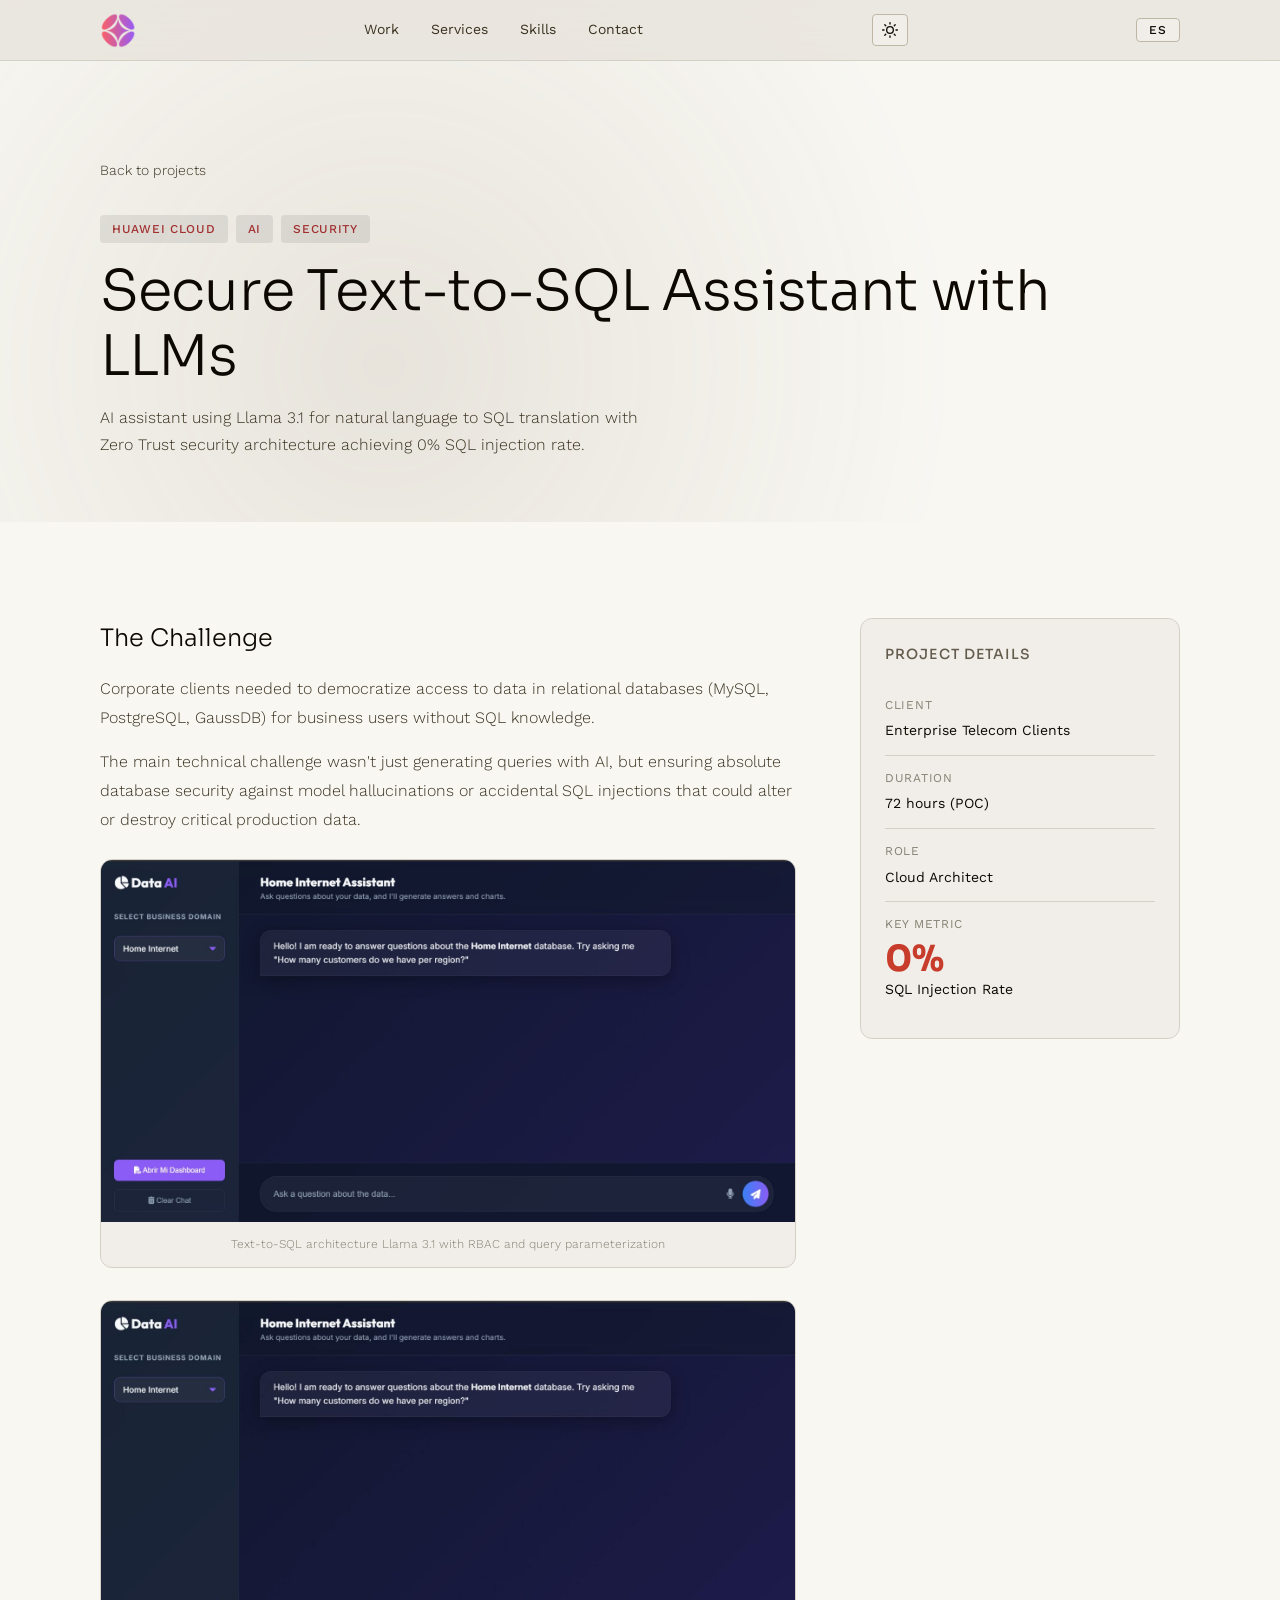
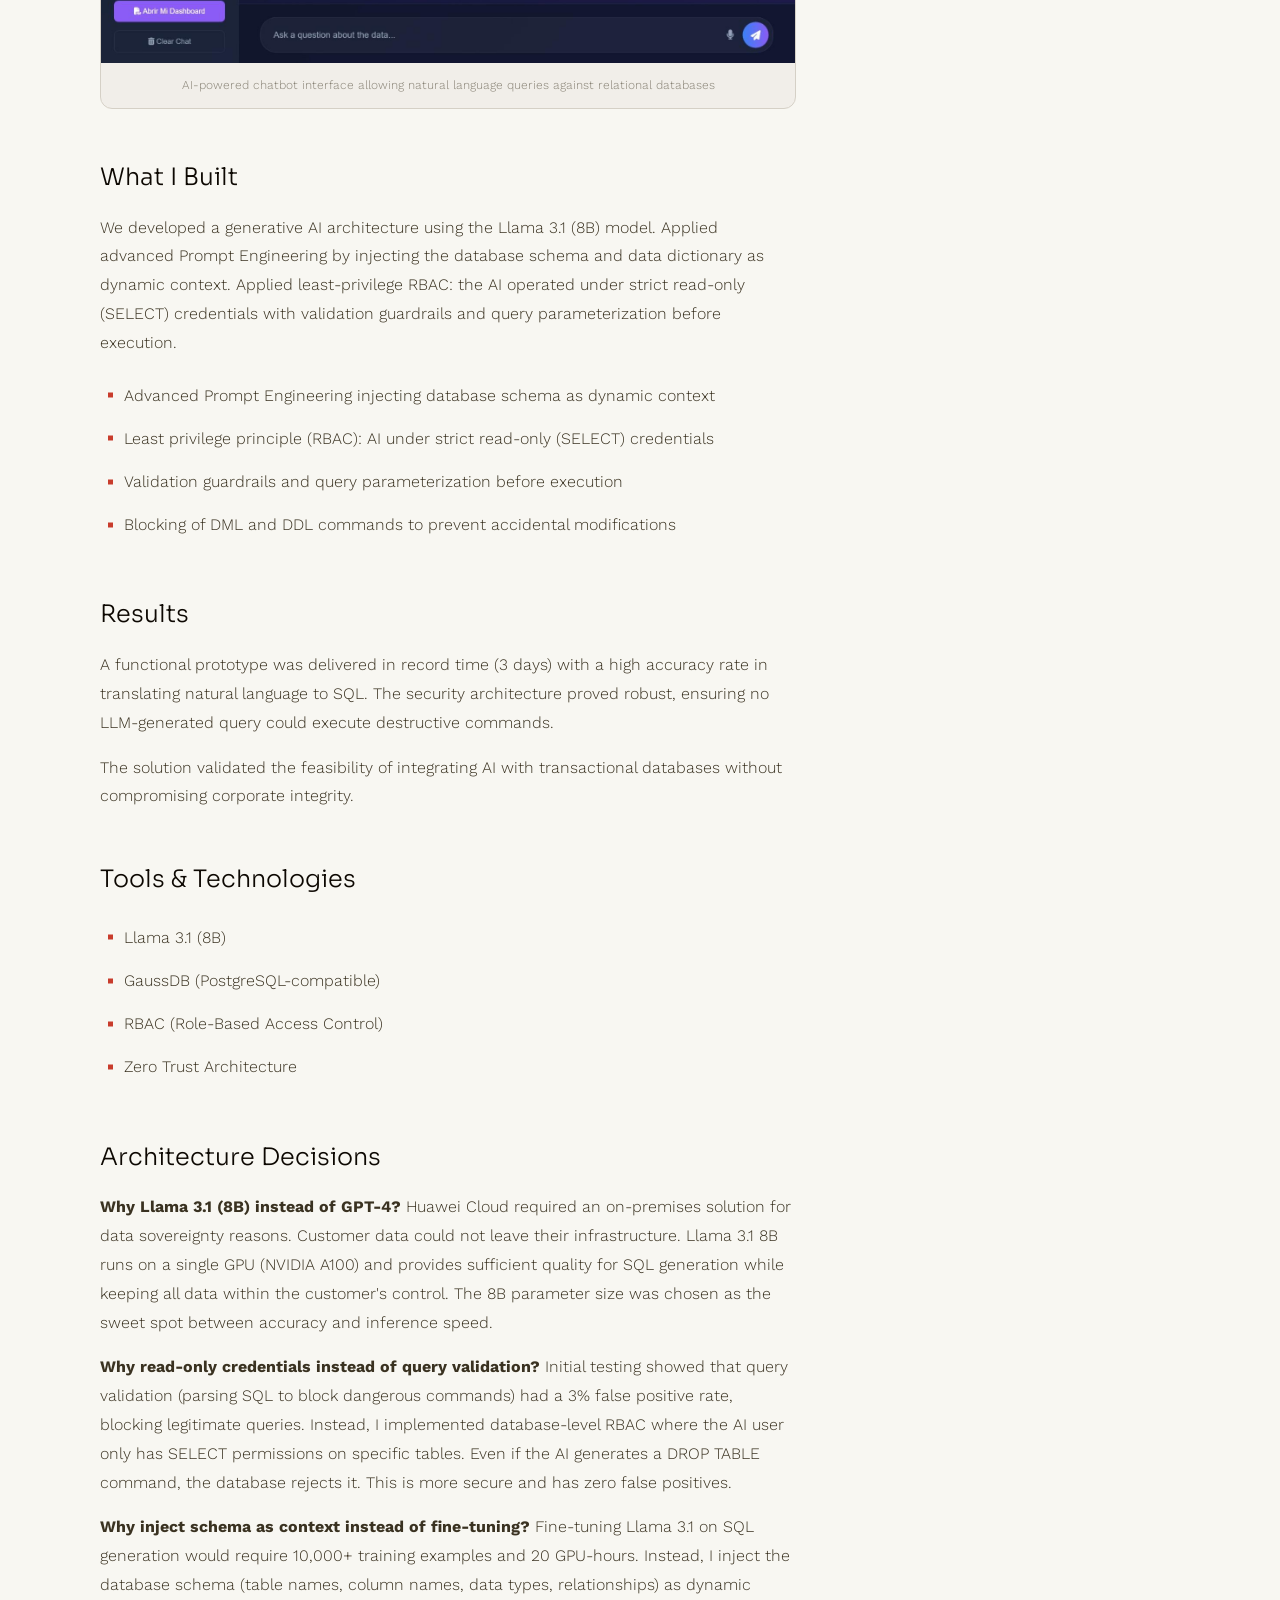
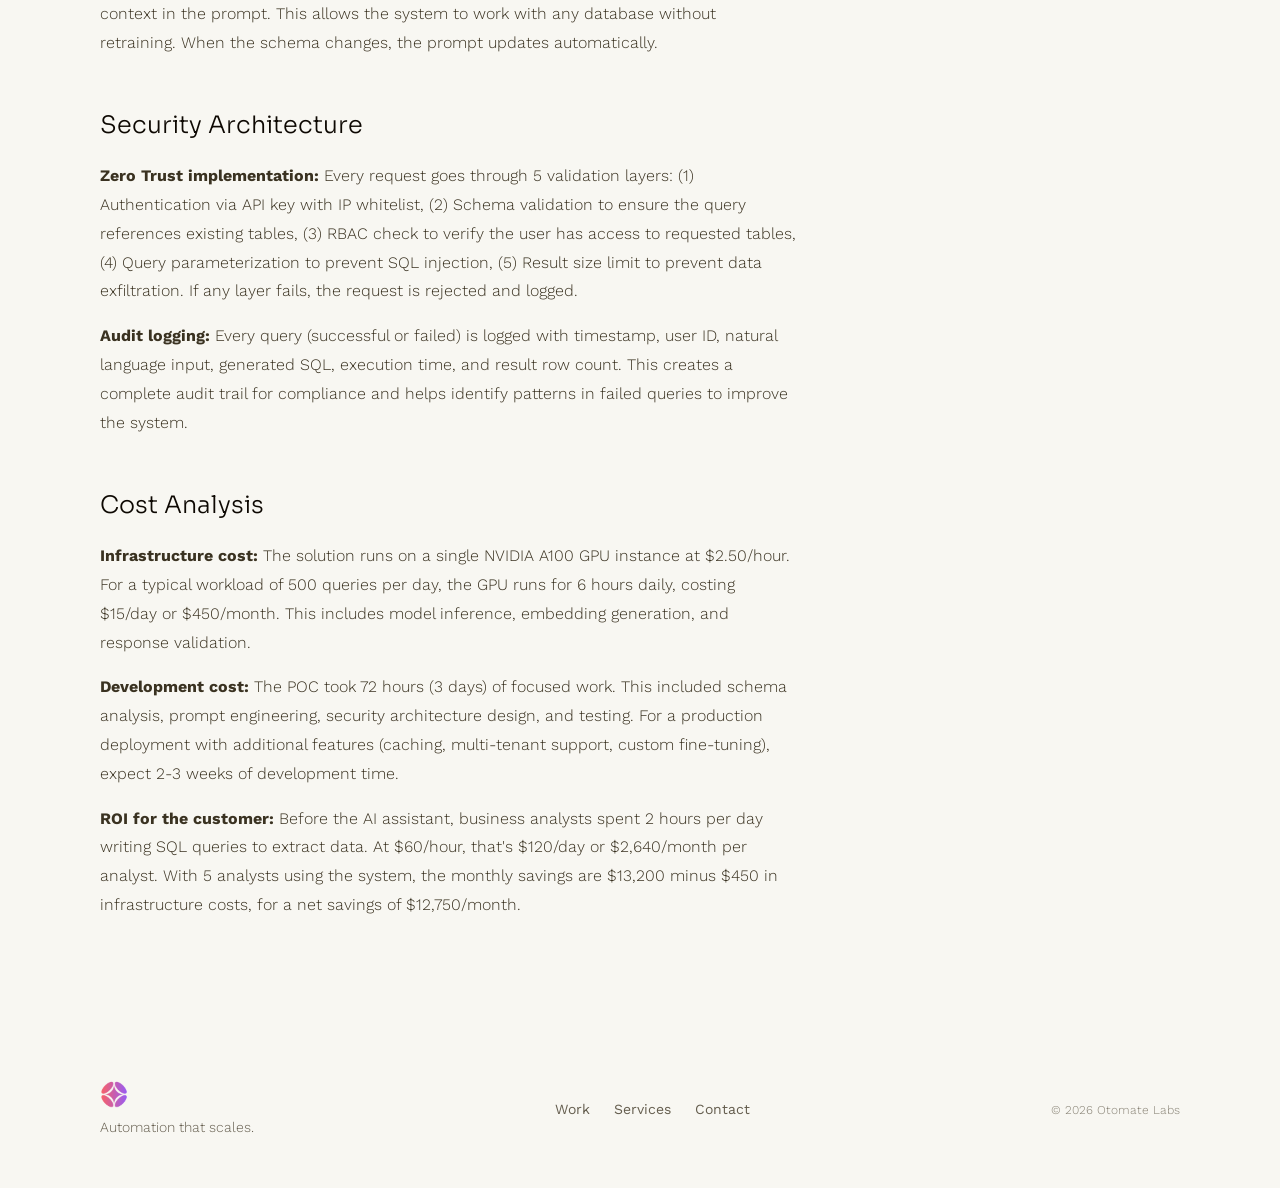
<file: project-huawei.html>
<!DOCTYPE html>
<html lang="en">
<head>
    <meta charset="UTF-8">
    <meta name="viewport" content="width=device-width, initial-scale=1.0">
    <title>Asistente Text-to-SQL Seguro con LLMs   Otomate Labs</title>
    <link rel="icon" type="image/png" href="Logo.png">
    <link rel="preconnect" href="https://fonts.googleapis.com">
    <link rel="preconnect" href="https://fonts.gstatic.com" crossorigin>
    <link href="https://fonts.googleapis.com/css2?family=Sora:wght@200;300;400;600&family=Work+Sans:wght@300;400;500&display=swap" rel="stylesheet">
    <link rel="stylesheet" href="styles.css">
</head>
<body>
    <nav class="nav" id="nav">
        <div class="nav-inner">
            <a href="index.html" class="nav-logo"><img src="Logo.png" alt="Otomate Labs Logo" class="nav-logo-img"></a>
            <button class="nav-hamburger" id="nav-hamburger" aria-label="Open menu" aria-expanded="false">
                <span class="hamburger-line"></span><span class="hamburger-line"></span><span class="hamburger-line"></span>
            </button>
            <div class="nav-links" id="nav-links">
                <a href="index.html#work" class="nav-link" data-i18n="nav.work">Work</a>
                <a href="index.html#services" class="nav-link" data-i18n="nav.services">Services</a>
                <a href="index.html#skills" class="nav-link" data-i18n="nav.skills">Skills</a>
                <a href="index.html#contact" class="nav-link" data-i18n="nav.contact">Contact</a>
            </div>
            <button class="theme-toggle" aria-label="Toggle theme" id="theme-toggle">
                <svg class="icon-sun" viewBox="0 0 24 24" fill="none" stroke="currentColor" stroke-width="2" stroke-linecap="round" stroke-linejoin="round"><circle cx="12" cy="12" r="5"/><line x1="12" y1="1" x2="12" y2="3"/><line x1="12" y1="21" x2="12" y2="23"/><line x1="4.22" y1="4.22" x2="5.64" y2="5.64"/><line x1="18.36" y1="18.36" x2="19.78" y2="19.78"/><line x1="1" y1="12" x2="3" y2="12"/><line x1="21" y1="12" x2="23" y2="12"/><line x1="4.22" y1="19.78" x2="5.64" y2="18.36"/><line x1="18.36" y1="5.64" x2="19.78" y2="4.22"/></svg>
                <svg class="icon-moon" viewBox="0 0 24 24" fill="none" stroke="currentColor" stroke-width="2" stroke-linecap="round" stroke-linejoin="round"><path d="M21 12.79A9 9 0 1 1 11.21 3 7 7 0 0 0 21 12.79z"/></svg>
            </button>
            <button class="lang-toggle" aria-label="Toggle language" data-i18n="nav.lang">ES</button>
        </div>
    </nav>
    <div class="mobile-menu" id="mobile-menu">
        <div class="mobile-menu-inner">
            <a href="index.html#work" class="mobile-link" data-i18n="nav.work">Work</a>
            <a href="index.html#services" class="mobile-link" data-i18n="nav.services">Services</a>
            <a href="index.html#skills" class="mobile-link" data-i18n="nav.skills">Skills</a>
            <a href="index.html#contact" class="mobile-link" data-i18n="nav.contact">Contact</a>
        </div>
    </div>

    <header class="project-hero">
        <div class="project-hero-bg"></div>
        <div class="project-hero-content" data-animate="fade-up" data-duration="900">
            <a href="index.html#work" class="project-back" data-i18n="project.back">
                <svg viewBox="0 0 24 24" fill="none" stroke="currentColor" stroke-width="2" stroke-linecap="round" stroke-linejoin="round"><line x1="19" y1="12" x2="5" y2="12"/><polyline points="12 19 5 12 12 5"/></svg>
                Back to projects
            </a>
            <div class="project-tags"><span class="project-tag">Huawei Cloud</span><span class="project-tag">AI</span><span class="project-tag">Security</span></div>
            <h1 class="project-title" data-i18n="huawei.title">Asistente Text-to-SQL Seguro con LLMs</h1>
            <p class="project-subtitle" data-i18n="huawei.subtitle">AI assistant using Llama 3.1 for natural language to SQL translation with Zero Trust security architecture achieving 0% SQL injection rate.</p>
        </div>
    </header>

    <main class="project-body">
        <div class="project-body-inner" data-animate="fade-up" data-duration="900">
            <div class="project-main">
                <h2 data-i18n="project.challenge">The Challenge</h2>
                <p data-i18n="huawei.ch1">Los clientes corporativos necesitaban democratizar el acceso a los datos alojados en bases de datos relacionales (MySQL, PostgreSQL, GaussDB) para usuarios de negocio que no dominaban el lenguaje SQL.</p>
                <p data-i18n="huawei.ch2">El desafío técnico principal no era solo la generación de consultas mediante Inteligencia Artificial, sino garantizar la seguridad absoluta de la base de datos frente a alucinaciones del modelo o inyecciones SQL (SQLi) involuntarias que pudieran alterar o destruir datos críticos en producción.</p>

                <figure class="project-image">
                    <img src="images/Text-to-SQL Assistant.jpeg" alt="Text-to-SQL AI assistant   natural language to SQL with Zero Trust security" loading="lazy">
                    <figcaption>Text-to-SQL architecture   Llama 3.1 with RBAC and query parameterization</figcaption>
                </figure>

                <figure class="project-image">
                    <img src="images/data-ai-assistant.jpg" alt="Data AI - Home Internet Assistant chatbot interface" loading="lazy">
                    <figcaption>AI-powered chatbot interface allowing natural language queries against relational databases</figcaption>
                </figure>

                <h2 data-i18n="project.built">What We Built</h2>
                <p data-i18n="huawei.b1">Desarrollamos una arquitectura de IA generativa utilizando el modelo Llama 3.1 (8B):</p>
                <ul>
                    <li data-i18n="huawei.b.1">Prompt Engineering avanzado inyectando el esquema de la base de datos y su diccionario de datos como contexto dinámico</li>
                    <li data-i18n="huawei.b.2">Principio de menor privilegio (RBAC): la IA operaba bajo credenciales estrictas de solo lectura (SELECT)</li>
                    <li data-i18n="huawei.b.3">Guardrails de validación y parametrización de consultas antes de su ejecución</li>
                    <li data-i18n="huawei.b.4">Bloqueo de comandos DML y DDL para prevenir modificaciones accidentales</li>
                </ul>

                <h2 data-i18n="project.results">Results</h2>
                <p data-i18n="huawei.r1">Se entregó un prototipo funcional en tiempo récord (3 días) con una alta tasa de precisión en la traducción de lenguaje natural a SQL. La arquitectura de seguridad demostró ser robusta, garantizando que ninguna consulta generada por el LLM pudiera ejecutar comandos destructivos.</p>
                <p data-i18n="huawei.r2">La solución validó la viabilidad de integrar IA con bases de datos transaccionales sin comprometer la integridad corporativa.</p>

                <h2 data-i18n="project.tools">Tools & Technologies</h2>
                <ul><li>Llama 3.1 (8B)</li><li>GaussDB (PostgreSQL-compatible)</li><li>RBAC (Role-Based Access Control)</li><li>Zero Trust Architecture</li></ul>

                <h2>Architecture Decisions</h2>
                <p><strong>Why Llama 3.1 (8B) instead of GPT-4?</strong> Huawei Cloud required an on-premises solution for data sovereignty reasons. Customer data could not leave their infrastructure. Llama 3.1 8B runs on a single GPU (NVIDIA A100) and provides sufficient quality for SQL generation while keeping all data within the customer's control. The 8B parameter size was chosen as the sweet spot between accuracy and inference speed.</p>
                
                <p><strong>Why read-only credentials instead of query validation?</strong> Initial testing showed that query validation (parsing SQL to block dangerous commands) had a 3% false positive rate, blocking legitimate queries. Instead, I implemented database-level RBAC where the AI user only has SELECT permissions on specific tables. Even if the AI generates a DROP TABLE command, the database rejects it. This is more secure and has zero false positives.</p>
                
                <p><strong>Why inject schema as context instead of fine-tuning?</strong> Fine-tuning Llama 3.1 on SQL generation would require 10,000+ training examples and 20 GPU-hours. Instead, I inject the database schema (table names, column names, data types, relationships) as dynamic context in the prompt. This allows the system to work with any database without retraining. When the schema changes, the prompt updates automatically.</p>

                <h2>Security Architecture</h2>
                <p><strong>Zero Trust implementation:</strong> Every request goes through 5 validation layers: (1) Authentication via API key with IP whitelist, (2) Schema validation to ensure the query references existing tables, (3) RBAC check to verify the user has access to requested tables, (4) Query parameterization to prevent SQL injection, (5) Result size limit to prevent data exfiltration. If any layer fails, the request is rejected and logged.</p>
                
                <p><strong>Audit logging:</strong> Every query (successful or failed) is logged with timestamp, user ID, natural language input, generated SQL, execution time, and result row count. This creates a complete audit trail for compliance and helps identify patterns in failed queries to improve the system.</p>

                <h2>Cost Analysis</h2>
                <p><strong>Infrastructure cost:</strong> The solution runs on a single NVIDIA A100 GPU instance at $2.50/hour. For a typical workload of 500 queries per day, the GPU runs for 6 hours daily, costing $15/day or $450/month. This includes model inference, embedding generation, and response validation.</p>
                
                <p><strong>Development cost:</strong> The POC took 72 hours (3 days) of focused work. This included schema analysis, prompt engineering, security architecture design, and testing. For a production deployment with additional features (caching, multi-tenant support, custom fine-tuning), expect 2-3 weeks of development time.</p>
                
                <p><strong>ROI for the customer:</strong> Before the AI assistant, business analysts spent 2 hours per day writing SQL queries to extract data. At $60/hour, that's $120/day or $2,640/month per analyst. With 5 analysts using the system, the monthly savings are $13,200 minus $450 in infrastructure costs, for a net savings of $12,750/month.</p>
            </div>

            <aside class="project-sidebar">
                <div class="project-sidebar-card">
                    <h3 class="project-sidebar-title" data-i18n="project.details">Project Details</h3>
                    <div class="project-sidebar-item">
                        <div class="project-sidebar-label" data-i18n="sidebar.client">Client</div>
                        <div class="project-sidebar-value" data-i18n="huawei.client">Enterprise Telecom</div>
                    </div>
                    <div class="project-sidebar-item">
                        <div class="project-sidebar-label" data-i18n="sidebar.duration">Duration</div>
                        <div class="project-sidebar-value" data-i18n="huawei.duration">72 hours (POC)</div>
                    </div>
                    <div class="project-sidebar-item">
                        <div class="project-sidebar-label" data-i18n="sidebar.role">Role</div>
                        <div class="project-sidebar-value" data-i18n="huawei.role">Cloud Architect</div>
                    </div>
                    <div class="project-sidebar-item">
                        <div class="project-sidebar-label" data-i18n="sidebar.metric">Key Metric</div>
                        <div class="project-metric-highlight" data-i18n="huawei.metricNum">0%</div>
                        <div class="project-sidebar-value" data-i18n="huawei.metricLabel">SQL Injection Rate</div>
                    </div>
                </div>
            </aside>
        </div>
    </main>

    <footer class="footer">
        <div class="footer-inner">
            <div class="footer-brand"><img src="Logo.png" alt="Otomate Labs Logo" class="footer-logo-img"><p class="footer-tagline" data-i18n="footer.tagline">Automation that scales.</p></div>
            <div class="footer-links">
                <a href="index.html#work" class="footer-link" data-i18n="nav.work">Work</a>
                <a href="index.html#services" class="footer-link" data-i18n="nav.services">Services</a>
                <a href="index.html#contact" class="footer-link" data-i18n="nav.contact">Contact</a>
            </div>
            <span class="footer-copy" data-i18n="footer.copy">© 2026 Fernando Perez Gonzalez</span>
        </div>
    </footer>
    <script src="i18n.js"></script>
    <script src="animations.js"></script>
    <script src="script.js"></script>
</body>
</html>
</file>
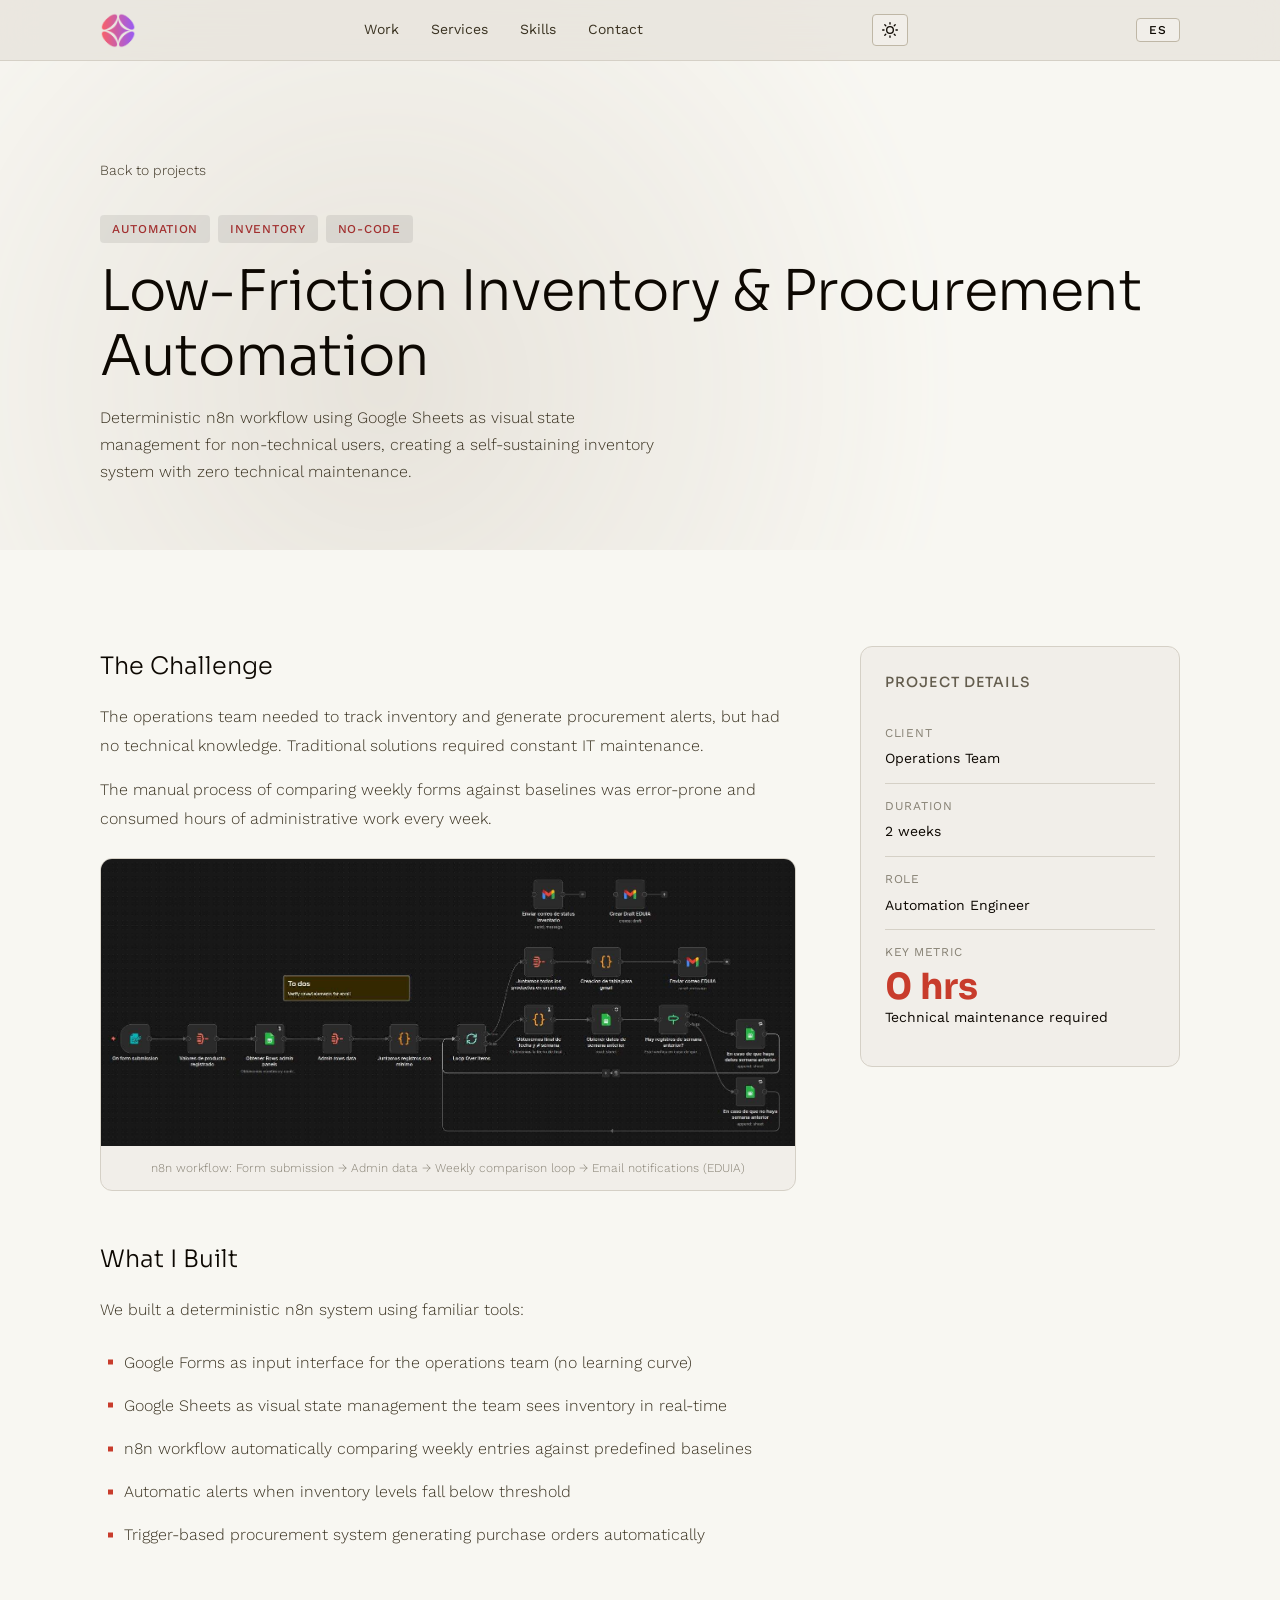
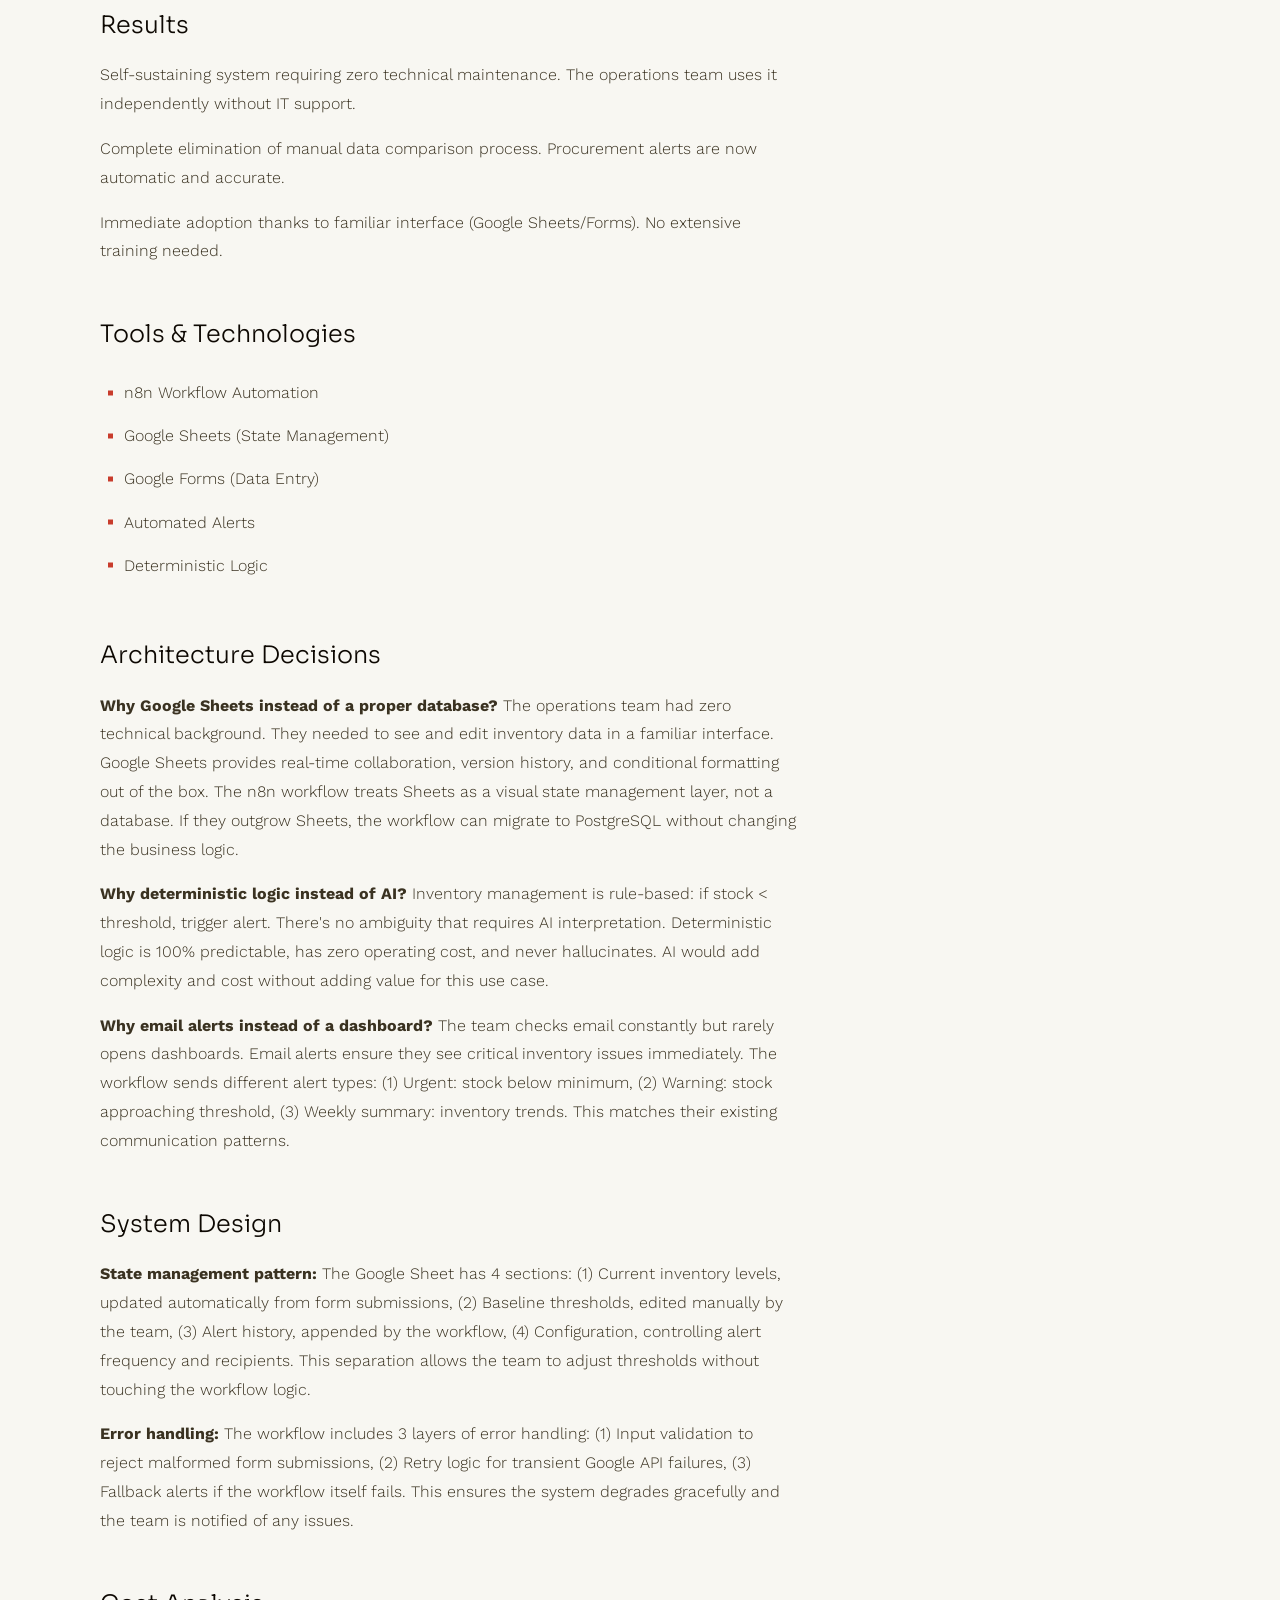
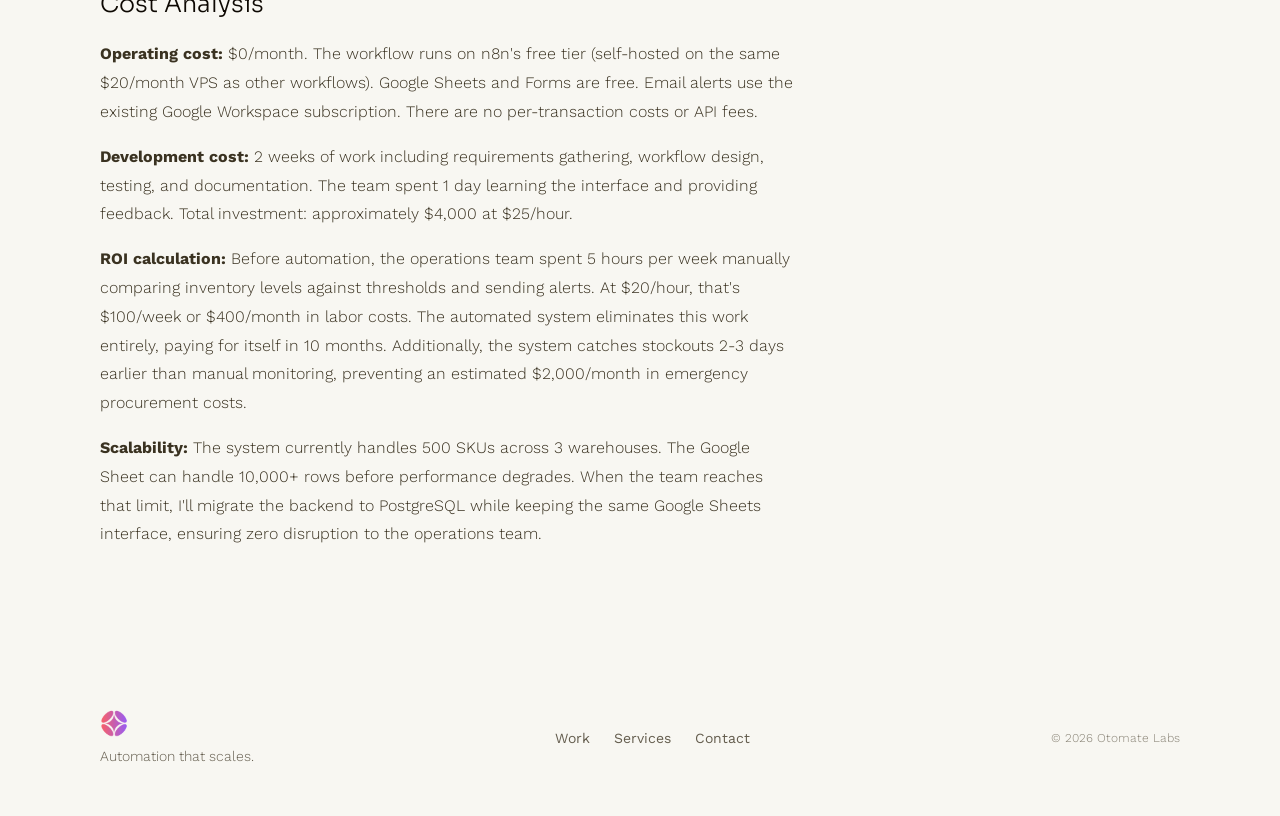
<file: project-inventory.html>
<!DOCTYPE html>
<html lang="en">
<head>
    <meta charset="UTF-8">
    <meta name="viewport" content="width=device-width, initial-scale=1.0">
    <title>Low-Friction Inventory & Procurement Automation   Otomate Labs</title>
    <link rel="icon" type="image/png" href="Logo.png">
    <link rel="preconnect" href="https://fonts.googleapis.com">
    <link rel="preconnect" href="https://fonts.gstatic.com" crossorigin>
    <link href="https://fonts.googleapis.com/css2?family=Sora:wght@200;300;400;600&family=Work+Sans:wght@300;400;500&display=swap" rel="stylesheet">
    <link rel="stylesheet" href="styles.css">
</head>
<body>
    <nav class="nav" id="nav">
        <div class="nav-inner">
            <a href="index.html" class="nav-logo"><img src="Logo.png" alt="Otomate Labs Logo" class="nav-logo-img"></a>
            <button class="nav-hamburger" id="nav-hamburger" aria-label="Open menu" aria-expanded="false">
                <span class="hamburger-line"></span><span class="hamburger-line"></span><span class="hamburger-line"></span>
            </button>
            <div class="nav-links" id="nav-links">
                <a href="index.html#work" class="nav-link" data-i18n="nav.work">Work</a>
                <a href="index.html#services" class="nav-link" data-i18n="nav.services">Services</a>
                <a href="index.html#skills" class="nav-link" data-i18n="nav.skills">Skills</a>
                <a href="index.html#contact" class="nav-link" data-i18n="nav.contact">Contact</a>
            </div>
            <button class="theme-toggle" aria-label="Toggle theme" id="theme-toggle">
                <svg class="icon-sun" viewBox="0 0 24 24" fill="none" stroke="currentColor" stroke-width="2" stroke-linecap="round" stroke-linejoin="round"><circle cx="12" cy="12" r="5"/><line x1="12" y1="1" x2="12" y2="3"/><line x1="12" y1="21" x2="12" y2="23"/><line x1="4.22" y1="4.22" x2="5.64" y2="5.64"/><line x1="18.36" y1="18.36" x2="19.78" y2="19.78"/><line x1="1" y1="12" x2="3" y2="12"/><line x1="21" y1="12" x2="23" y2="12"/><line x1="4.22" y1="19.78" x2="5.64" y2="18.36"/><line x1="18.36" y1="5.64" x2="19.78" y2="4.22"/></svg>
                <svg class="icon-moon" viewBox="0 0 24 24" fill="none" stroke="currentColor" stroke-width="2" stroke-linecap="round" stroke-linejoin="round"><path d="M21 12.79A9 9 0 1 1 11.21 3 7 7 0 0 0 21 12.79z"/></svg>
            </button>
            <button class="lang-toggle" aria-label="Toggle language" data-i18n="nav.lang">ES</button>
        </div>
    </nav>
    <div class="mobile-menu" id="mobile-menu">
        <div class="mobile-menu-inner">
            <a href="index.html#work" class="mobile-link" data-i18n="nav.work">Work</a>
            <a href="index.html#services" class="mobile-link" data-i18n="nav.services">Services</a>
            <a href="index.html#skills" class="mobile-link" data-i18n="nav.skills">Skills</a>
            <a href="index.html#contact" class="mobile-link" data-i18n="nav.contact">Contact</a>
        </div>
    </div>

    <header class="project-hero">
        <div class="project-hero-bg"></div>
        <div class="project-hero-content" data-animate="fade-up" data-duration="900">
            <a href="index.html#work" class="project-back" data-i18n="project.back">
                <svg viewBox="0 0 24 24" fill="none" stroke="currentColor" stroke-width="2" stroke-linecap="round" stroke-linejoin="round"><line x1="19" y1="12" x2="5" y2="12"/><polyline points="12 19 5 12 12 5"/></svg>
                Back to projects
            </a>
            <div class="project-tags"><span class="project-tag">Automation</span><span class="project-tag">Inventory</span><span class="project-tag">No-Code</span></div>
            <h1 class="project-title" data-i18n="inventory.title">Automatización de Inventario y Procuración Sin Fricción</h1>
            <p class="project-subtitle" data-i18n="inventory.subtitle">Deterministic n8n workflow using Google Sheets as visual state management for non-technical users, creating a self-sustaining inventory system with zero technical maintenance.</p>
        </div>
    </header>

    <main class="project-body">
        <div class="project-body-inner" data-animate="fade-up" data-duration="900">
            <div class="project-main">
                <h2 data-i18n="project.challenge">The Challenge</h2>
                <p data-i18n="inventory.ch1">El equipo de operaciones necesitaba trackear inventario y generar alertas de procuración, pero no tenía conocimientos técnicos. Las soluciones tradicionales requerían mantenimiento constante de TI.</p><p data-i18n="inventory.ch2">El proceso manual de comparar formularios semanales contra baselines era propenso a errores y consumía horas de trabajo administrativo cada semana.</p>

                <figure class="project-image">
                    <img src="images/inventory-n8n-workflow.jpg" alt="n8n inventory automation workflow with form submission, admin panels, loop processing, and email notifications" loading="lazy">
                    <figcaption>n8n workflow: Form submission → Admin data → Weekly comparison loop → Email notifications (EDUIA)</figcaption>
                </figure>

                <h2 data-i18n="project.built">What We Built</h2>
                <p data-i18n="inventory.b0">Construimos un sistema determinístico en n8n que usa herramientas familiares:</p>
                <ul>
                    <li data-i18n="inventory.b1">Google Forms como interfaz de entrada para el equipo de operaciones (sin curva de aprendizaje)</li><li data-i18n="inventory.b2">Google Sheets como herramienta visual de state management   el equipo ve el inventario en tiempo real</li><li data-i18n="inventory.b3">Workflow n8n que compara automáticamente las entradas semanales contra baselines predefinidos</li><li data-i18n="inventory.b4">Alertas automáticas cuando los niveles de inventario caen por debajo del umbral</li><li data-i18n="inventory.b5">Sistema de procuración trigger que genera órdenes de compra automáticamente</li>
                </ul>

                <h2 data-i18n="project.results">Results</h2>
                <p data-i18n="inventory.r1">Sistema auto-sostenible que requiere cero mantenimiento técnico. El equipo de operaciones lo usa de forma independiente sin soporte de TI.</p><p data-i18n="inventory.r2">Eliminación completa del proceso manual de comparación de datos. Las alertas de procuración ahora son automáticas y precisas.</p><p data-i18n="inventory.r3">Adopción inmediata gracias a la interfaz familiar (Google Sheets/Forms). Sin entrenamiento extensivo necesario.</p>

                <h2 data-i18n="project.tools">Tools & Technologies</h2>
                <ul><li>n8n Workflow Automation</li><li>Google Sheets (State Management)</li><li>Google Forms (Data Entry)</li><li>Automated Alerts</li><li>Deterministic Logic</li></ul>

                <h2>Architecture Decisions</h2>
                <p><strong>Why Google Sheets instead of a proper database?</strong> The operations team had zero technical background. They needed to see and edit inventory data in a familiar interface. Google Sheets provides real-time collaboration, version history, and conditional formatting out of the box. The n8n workflow treats Sheets as a visual state management layer, not a database. If they outgrow Sheets, the workflow can migrate to PostgreSQL without changing the business logic.</p>
                
                <p><strong>Why deterministic logic instead of AI?</strong> Inventory management is rule-based: if stock < threshold, trigger alert. There's no ambiguity that requires AI interpretation. Deterministic logic is 100% predictable, has zero operating cost, and never hallucinates. AI would add complexity and cost without adding value for this use case.</p>
                
                <p><strong>Why email alerts instead of a dashboard?</strong> The team checks email constantly but rarely opens dashboards. Email alerts ensure they see critical inventory issues immediately. The workflow sends different alert types: (1) Urgent: stock below minimum, (2) Warning: stock approaching threshold, (3) Weekly summary: inventory trends. This matches their existing communication patterns.</p>

                <h2>System Design</h2>
                <p><strong>State management pattern:</strong> The Google Sheet has 4 sections: (1) Current inventory levels, updated automatically from form submissions, (2) Baseline thresholds, edited manually by the team, (3) Alert history, appended by the workflow, (4) Configuration, controlling alert frequency and recipients. This separation allows the team to adjust thresholds without touching the workflow logic.</p>
                
                <p><strong>Error handling:</strong> The workflow includes 3 layers of error handling: (1) Input validation to reject malformed form submissions, (2) Retry logic for transient Google API failures, (3) Fallback alerts if the workflow itself fails. This ensures the system degrades gracefully and the team is notified of any issues.</p>

                <h2>Cost Analysis</h2>
                <p><strong>Operating cost:</strong> $0/month. The workflow runs on n8n's free tier (self-hosted on the same $20/month VPS as other workflows). Google Sheets and Forms are free. Email alerts use the existing Google Workspace subscription. There are no per-transaction costs or API fees.</p>
                
                <p><strong>Development cost:</strong> 2 weeks of work including requirements gathering, workflow design, testing, and documentation. The team spent 1 day learning the interface and providing feedback. Total investment: approximately $4,000 at $25/hour.</p>
                
                <p><strong>ROI calculation:</strong> Before automation, the operations team spent 5 hours per week manually comparing inventory levels against thresholds and sending alerts. At $20/hour, that's $100/week or $400/month in labor costs. The automated system eliminates this work entirely, paying for itself in 10 months. Additionally, the system catches stockouts 2-3 days earlier than manual monitoring, preventing an estimated $2,000/month in emergency procurement costs.</p>
                
                <p><strong>Scalability:</strong> The system currently handles 500 SKUs across 3 warehouses. The Google Sheet can handle 10,000+ rows before performance degrades. When the team reaches that limit, I'll migrate the backend to PostgreSQL while keeping the same Google Sheets interface, ensuring zero disruption to the operations team.</p>
            </div>

            <aside class="project-sidebar">
                <div class="project-sidebar-card">
                    <h3 class="project-sidebar-title" data-i18n="project.details">Project Details</h3>
                    <div class="project-sidebar-item">
                        <div class="project-sidebar-label" data-i18n="sidebar.client">Client</div>
                        <div class="project-sidebar-value" data-i18n="inventory.client">Operations Team</div>
                    </div>
                    <div class="project-sidebar-item">
                        <div class="project-sidebar-label" data-i18n="sidebar.duration">Duration</div>
                        <div class="project-sidebar-value" data-i18n="inventory.duration">2 weeks</div>
                    </div>
                    <div class="project-sidebar-item">
                        <div class="project-sidebar-label" data-i18n="sidebar.role">Role</div>
                        <div class="project-sidebar-value" data-i18n="inventory.role">Automation Engineer</div>
                    </div>
                    <div class="project-sidebar-item">
                        <div class="project-sidebar-label" data-i18n="sidebar.metric">Key Metric</div>
                        <div class="project-metric-highlight" data-i18n="inventory.metricNum">0 hrs</div>
                        <div class="project-sidebar-value" data-i18n="inventory.metricLabel">Technical maintenance required</div>
                    </div>
                </div>
            </aside>
        </div>
    </main>

    <footer class="footer">
        <div class="footer-inner">
            <div class="footer-brand"><img src="Logo.png" alt="Otomate Labs Logo" class="footer-logo-img"><p class="footer-tagline" data-i18n="footer.tagline">Automation that scales.</p></div>
            <div class="footer-links">
                <a href="index.html#work" class="footer-link" data-i18n="nav.work">Work</a>
                <a href="index.html#services" class="footer-link" data-i18n="nav.services">Services</a>
                <a href="index.html#contact" class="footer-link" data-i18n="nav.contact">Contact</a>
            </div>
            <span class="footer-copy" data-i18n="footer.copy">© 2026 Fernando Perez Gonzalez</span>
        </div>
    </footer>
    <script src="i18n.js"></script>
    <script src="animations.js"></script>
    <script src="script.js"></script>
</body>
</html>
</file>
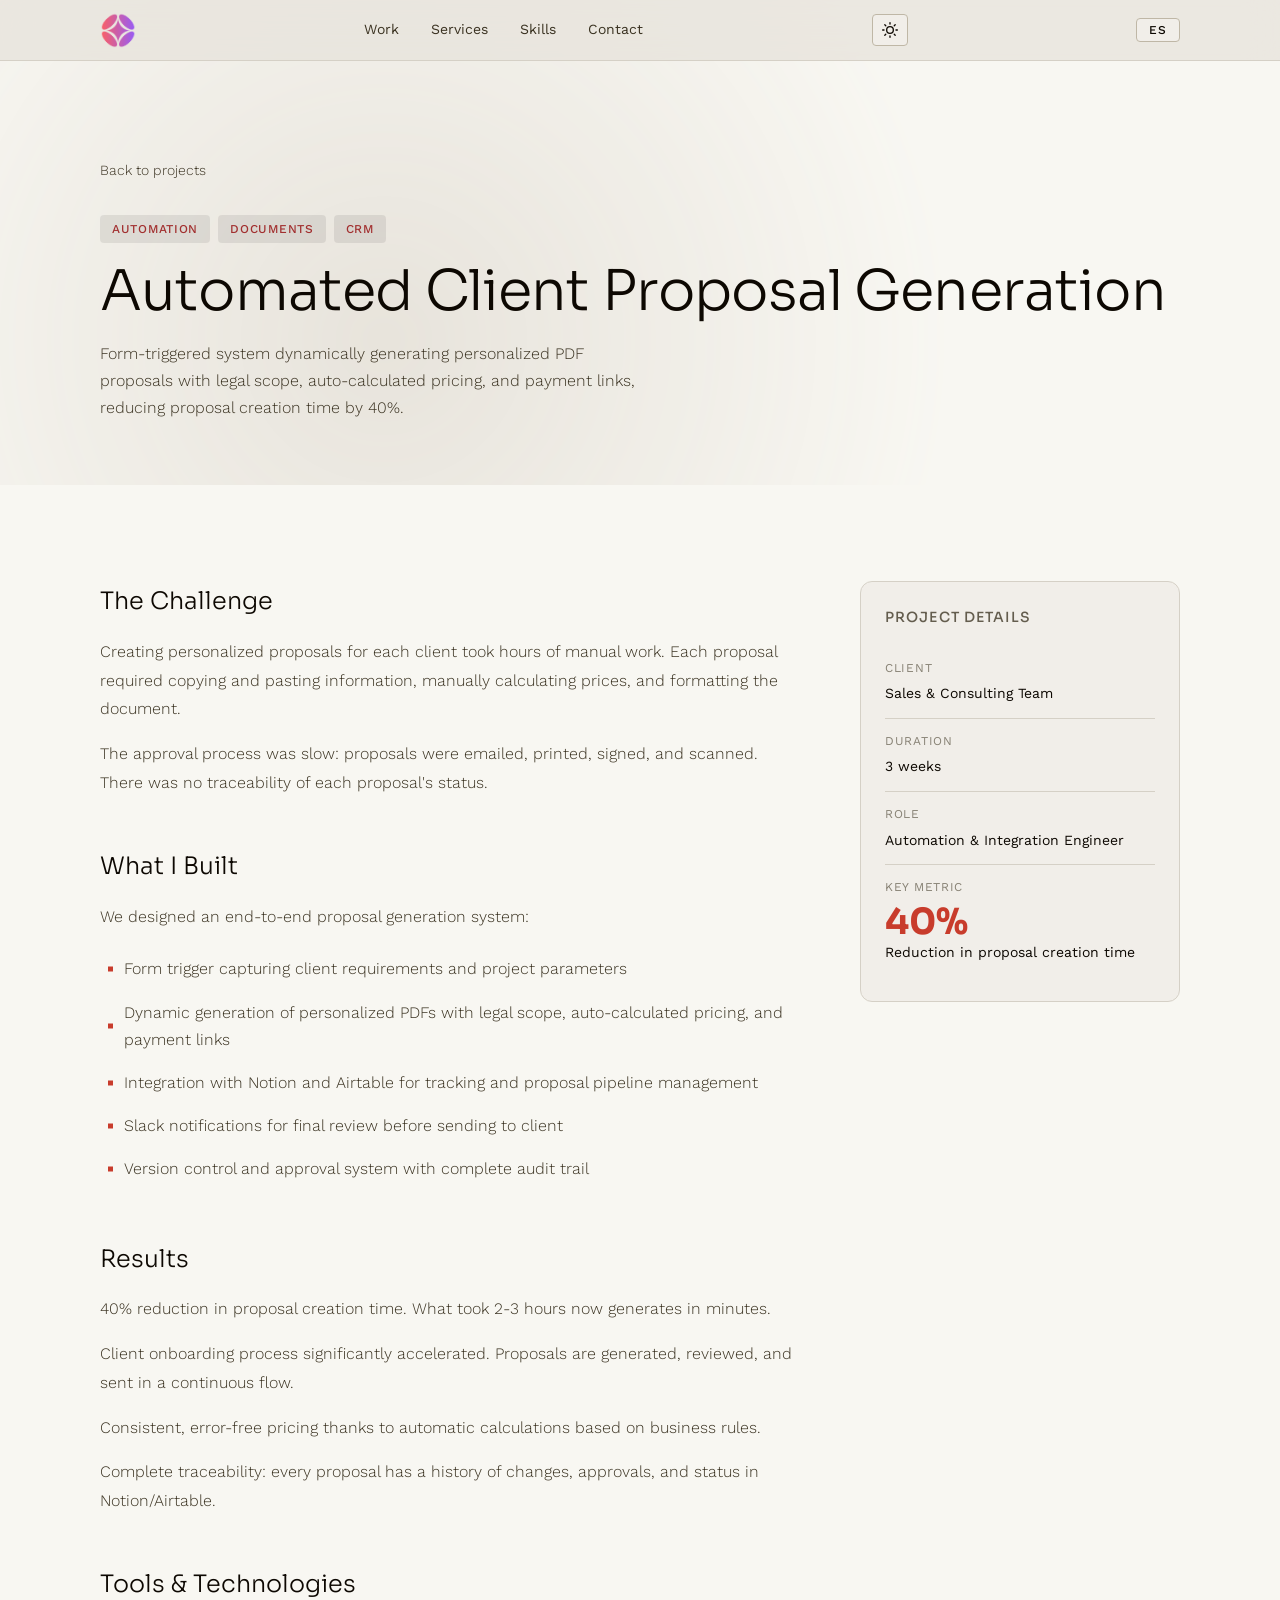
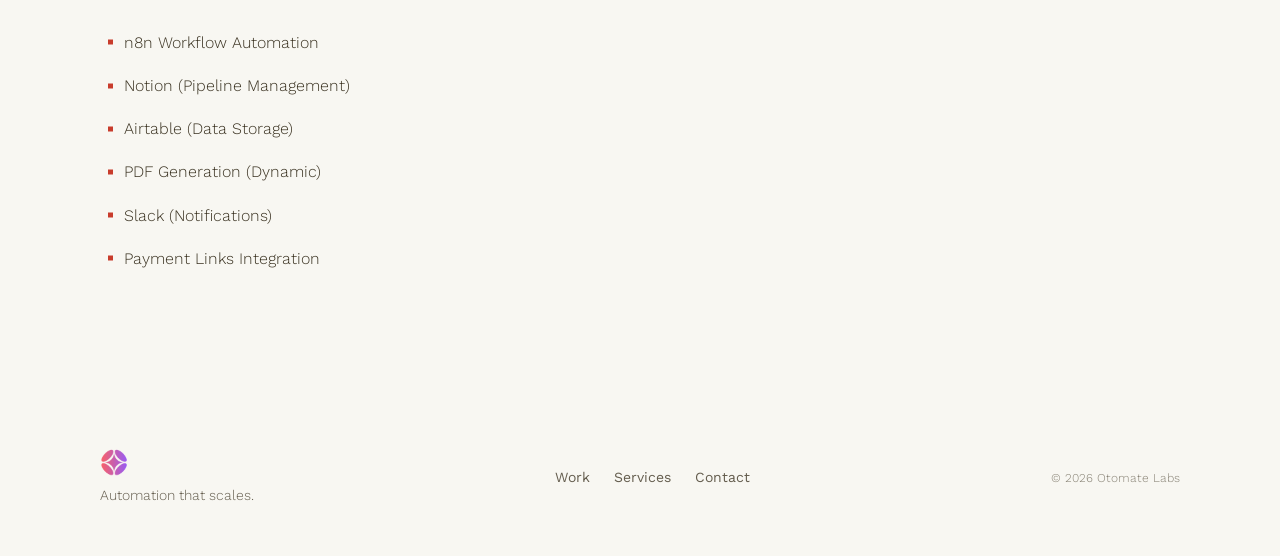
<file: project-proposals.html>
<!DOCTYPE html>
<html lang="en">
<head>
    <meta charset="UTF-8">
    <meta name="viewport" content="width=device-width, initial-scale=1.0">
    <title>Automated Client Proposal Generation   Otomate Labs</title>
    <link rel="icon" type="image/png" href="Logo.png">
    <link rel="preconnect" href="https://fonts.googleapis.com">
    <link rel="preconnect" href="https://fonts.gstatic.com" crossorigin>
    <link href="https://fonts.googleapis.com/css2?family=Sora:wght@200;300;400;600&family=Work+Sans:wght@300;400;500&display=swap" rel="stylesheet">
    <link rel="stylesheet" href="styles.css">
</head>
<body>
    <nav class="nav" id="nav">
        <div class="nav-inner">
            <a href="index.html" class="nav-logo"><img src="Logo.png" alt="Otomate Labs Logo" class="nav-logo-img"></a>
            <button class="nav-hamburger" id="nav-hamburger" aria-label="Open menu" aria-expanded="false">
                <span class="hamburger-line"></span><span class="hamburger-line"></span><span class="hamburger-line"></span>
            </button>
            <div class="nav-links" id="nav-links">
                <a href="index.html#work" class="nav-link" data-i18n="nav.work">Work</a>
                <a href="index.html#services" class="nav-link" data-i18n="nav.services">Services</a>
                <a href="index.html#skills" class="nav-link" data-i18n="nav.skills">Skills</a>
                <a href="index.html#contact" class="nav-link" data-i18n="nav.contact">Contact</a>
            </div>
            <button class="theme-toggle" aria-label="Toggle theme" id="theme-toggle">
                <svg class="icon-sun" viewBox="0 0 24 24" fill="none" stroke="currentColor" stroke-width="2" stroke-linecap="round" stroke-linejoin="round"><circle cx="12" cy="12" r="5"/><line x1="12" y1="1" x2="12" y2="3"/><line x1="12" y1="21" x2="12" y2="23"/><line x1="4.22" y1="4.22" x2="5.64" y2="5.64"/><line x1="18.36" y1="18.36" x2="19.78" y2="19.78"/><line x1="1" y1="12" x2="3" y2="12"/><line x1="21" y1="12" x2="23" y2="12"/><line x1="4.22" y1="19.78" x2="5.64" y2="18.36"/><line x1="18.36" y1="5.64" x2="19.78" y2="4.22"/></svg>
                <svg class="icon-moon" viewBox="0 0 24 24" fill="none" stroke="currentColor" stroke-width="2" stroke-linecap="round" stroke-linejoin="round"><path d="M21 12.79A9 9 0 1 1 11.21 3 7 7 0 0 0 21 12.79z"/></svg>
            </button>
            <button class="lang-toggle" aria-label="Toggle language" data-i18n="nav.lang">ES</button>
        </div>
    </nav>
    <div class="mobile-menu" id="mobile-menu">
        <div class="mobile-menu-inner">
            <a href="index.html#work" class="mobile-link" data-i18n="nav.work">Work</a>
            <a href="index.html#services" class="mobile-link" data-i18n="nav.services">Services</a>
            <a href="index.html#skills" class="mobile-link" data-i18n="nav.skills">Skills</a>
            <a href="index.html#contact" class="mobile-link" data-i18n="nav.contact">Contact</a>
        </div>
    </div>

    <header class="project-hero">
        <div class="project-hero-bg"></div>
        <div class="project-hero-content" data-animate="fade-up" data-duration="900">
            <a href="index.html#work" class="project-back" data-i18n="project.back">
                <svg viewBox="0 0 24 24" fill="none" stroke="currentColor" stroke-width="2" stroke-linecap="round" stroke-linejoin="round"><line x1="19" y1="12" x2="5" y2="12"/><polyline points="12 19 5 12 12 5"/></svg>
                Back to projects
            </a>
            <div class="project-tags"><span class="project-tag">Automation</span><span class="project-tag">Documents</span><span class="project-tag">CRM</span></div>
            <h1 class="project-title" data-i18n="proposals.title">Generación Automatizada de Propuestas para Clientes</h1>
            <p class="project-subtitle" data-i18n="proposals.subtitle">Form-triggered system dynamically generating personalized PDF proposals with legal scope, auto-calculated pricing, and payment links, reducing proposal creation time by 40%.</p>
        </div>
    </header>

    <main class="project-body">
        <div class="project-body-inner" data-animate="fade-up" data-duration="900">
            <div class="project-main">
                <h2 data-i18n="project.challenge">The Challenge</h2>
                <p data-i18n="proposals.ch1">Crear propuestas personalizadas para cada cliente tomaba horas de trabajo manual. Cada propuesta requería copiar y pegar información, calcular precios manualmente, y formatear el documento.</p><p data-i18n="proposals.ch2">El proceso de aprobación era lento: las propuestas se enviaban por email, se imprimían, se firmaban, y se escaneaban. No había trazabilidad del estado de cada propuesta.</p>

                <h2 data-i18n="project.built">What We Built</h2>
                <p data-i18n="proposals.b0">Diseñamos un sistema end-to-end de generación de propuestas:</p>
                <ul>
                    <li data-i18n="proposals.b1">Form trigger que captura los requisitos del cliente y parámetros del proyecto</li><li data-i18n="proposals.b2">Generación dinámica de PDFs personalizados con alcance legal, precios auto-calculados, y links de pago</li><li data-i18n="proposals.b3">Integración con Notion y Airtable para tracking y gestión del pipeline de propuestas</li><li data-i18n="proposals.b4">Notificaciones en Slack para revisión final antes de enviar al cliente</li><li data-i18n="proposals.b5">Sistema de versiones y aprobación con audit trail completo</li>
                </ul>

                <h2 data-i18n="project.results">Results</h2>
                <p data-i18n="proposals.r1">Reducción del 40% en tiempo de creación de propuestas. Lo que tomaba 2-3 horas ahora se genera en minutos.</p><p data-i18n="proposals.r2">Proceso de onboarding de clientes acelerado significativamente. Las propuestas se generan, revisan y envían en un flujo continuo.</p><p data-i18n="proposals.r3">Precios consistentes y sin errores gracias a los cálculos automáticos basados en reglas de negocio.</p><p data-i18n="proposals.r4">Trazabilidad completa: cada propuesta tiene un historial de cambios, aprobaciones y estado en Notion/Airtable.</p>

                <h2 data-i18n="project.tools">Tools & Technologies</h2>
                <ul><li>n8n Workflow Automation</li><li>Notion (Pipeline Management)</li><li>Airtable (Data Storage)</li><li>PDF Generation (Dynamic)</li><li>Slack (Notifications)</li><li>Payment Links Integration</li></ul>
            </div>

            <aside class="project-sidebar">
                <div class="project-sidebar-card">
                    <h3 class="project-sidebar-title" data-i18n="project.details">Project Details</h3>
                    <div class="project-sidebar-item">
                        <div class="project-sidebar-label" data-i18n="sidebar.client">Client</div>
                        <div class="project-sidebar-value" data-i18n="proposals.client">Sales & Consulting Team</div>
                    </div>
                    <div class="project-sidebar-item">
                        <div class="project-sidebar-label" data-i18n="sidebar.duration">Duration</div>
                        <div class="project-sidebar-value" data-i18n="proposals.duration">3 weeks</div>
                    </div>
                    <div class="project-sidebar-item">
                        <div class="project-sidebar-label" data-i18n="sidebar.role">Role</div>
                        <div class="project-sidebar-value" data-i18n="proposals.role">Automation & Integration Engineer</div>
                    </div>
                    <div class="project-sidebar-item">
                        <div class="project-sidebar-label" data-i18n="sidebar.metric">Key Metric</div>
                        <div class="project-metric-highlight" data-i18n="proposals.metricNum">40%</div>
                        <div class="project-sidebar-value" data-i18n="proposals.metricLabel">Reduction in proposal creation time</div>
                    </div>
                </div>
            </aside>
        </div>
    </main>

    <footer class="footer">
        <div class="footer-inner">
            <div class="footer-brand"><img src="Logo.png" alt="Otomate Labs Logo" class="footer-logo-img"><p class="footer-tagline" data-i18n="footer.tagline">Automation that scales.</p></div>
            <div class="footer-links">
                <a href="index.html#work" class="footer-link" data-i18n="nav.work">Work</a>
                <a href="index.html#services" class="footer-link" data-i18n="nav.services">Services</a>
                <a href="index.html#contact" class="footer-link" data-i18n="nav.contact">Contact</a>
            </div>
            <span class="footer-copy" data-i18n="footer.copy">© 2026 Fernando Perez Gonzalez</span>
        </div>
    </footer>
    <script src="i18n.js"></script>
    <script src="animations.js"></script>
    <script src="script.js"></script>
</body>
</html>
</file>
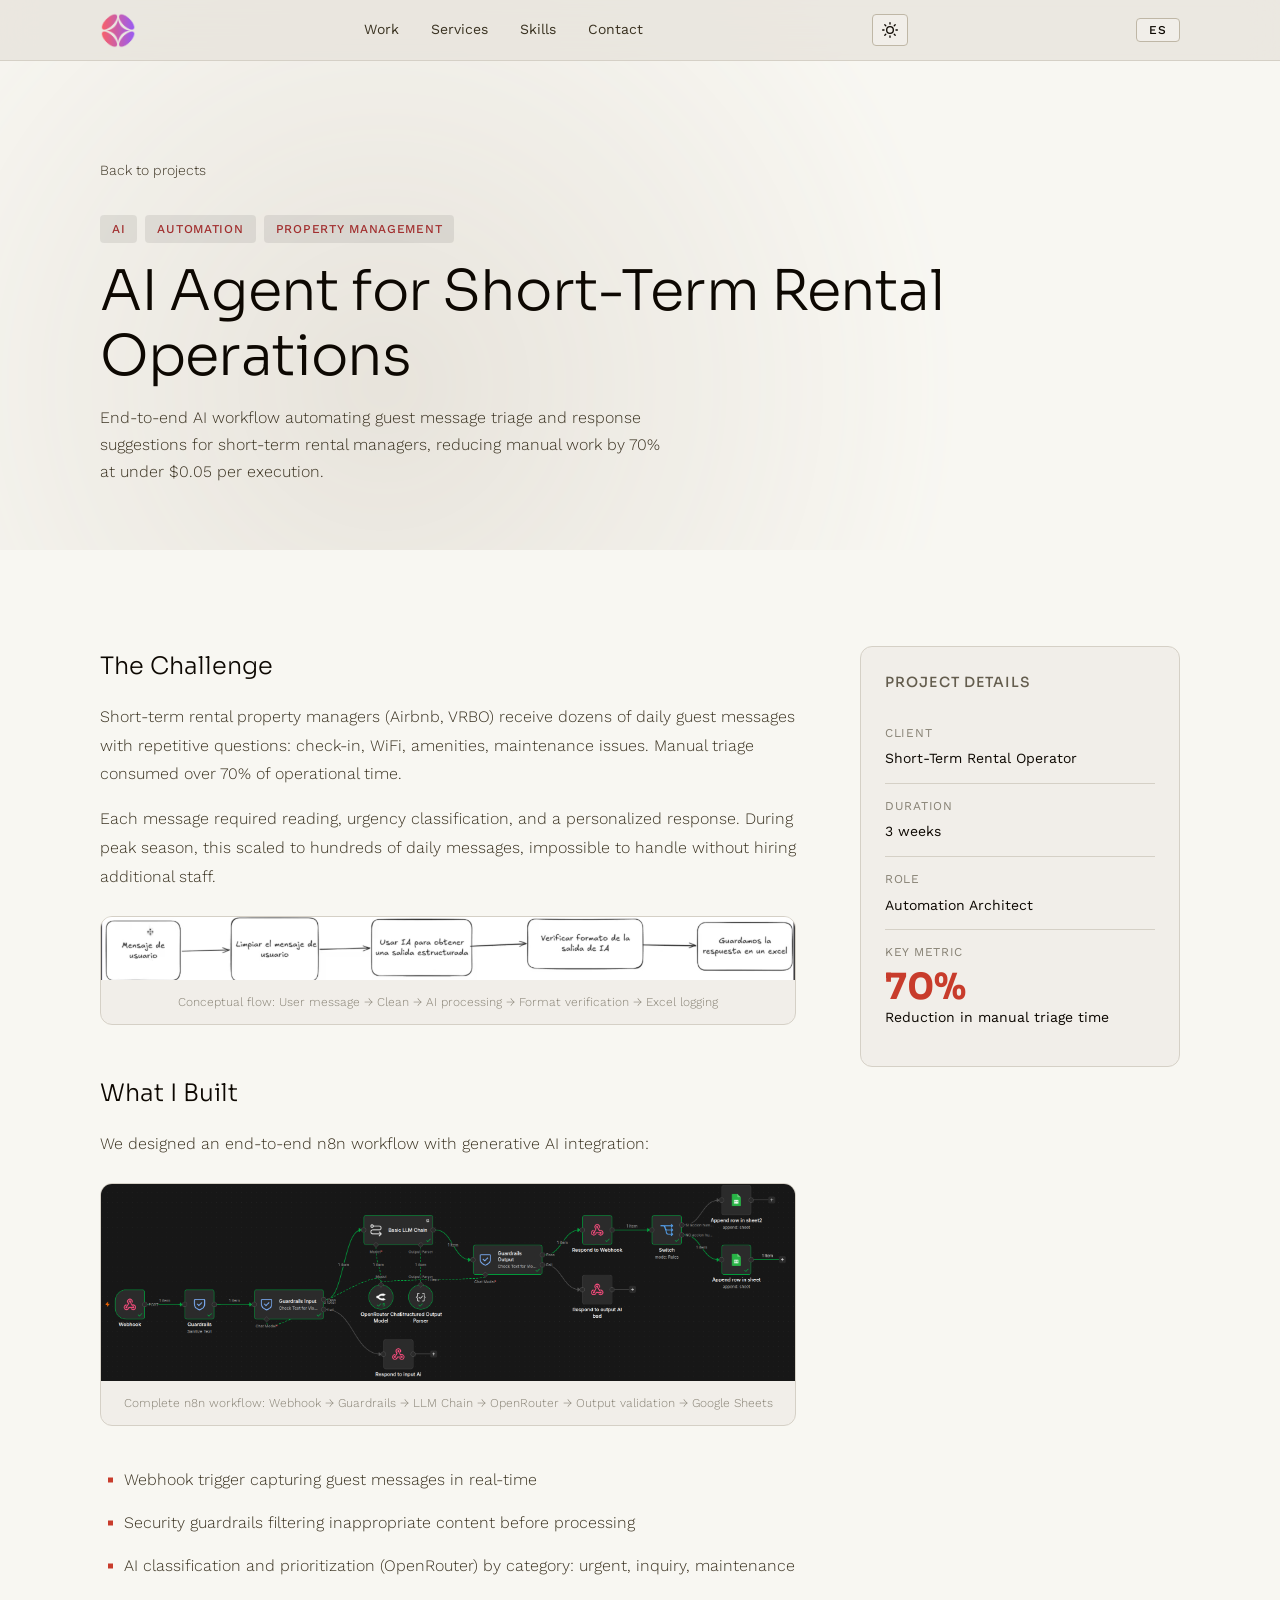
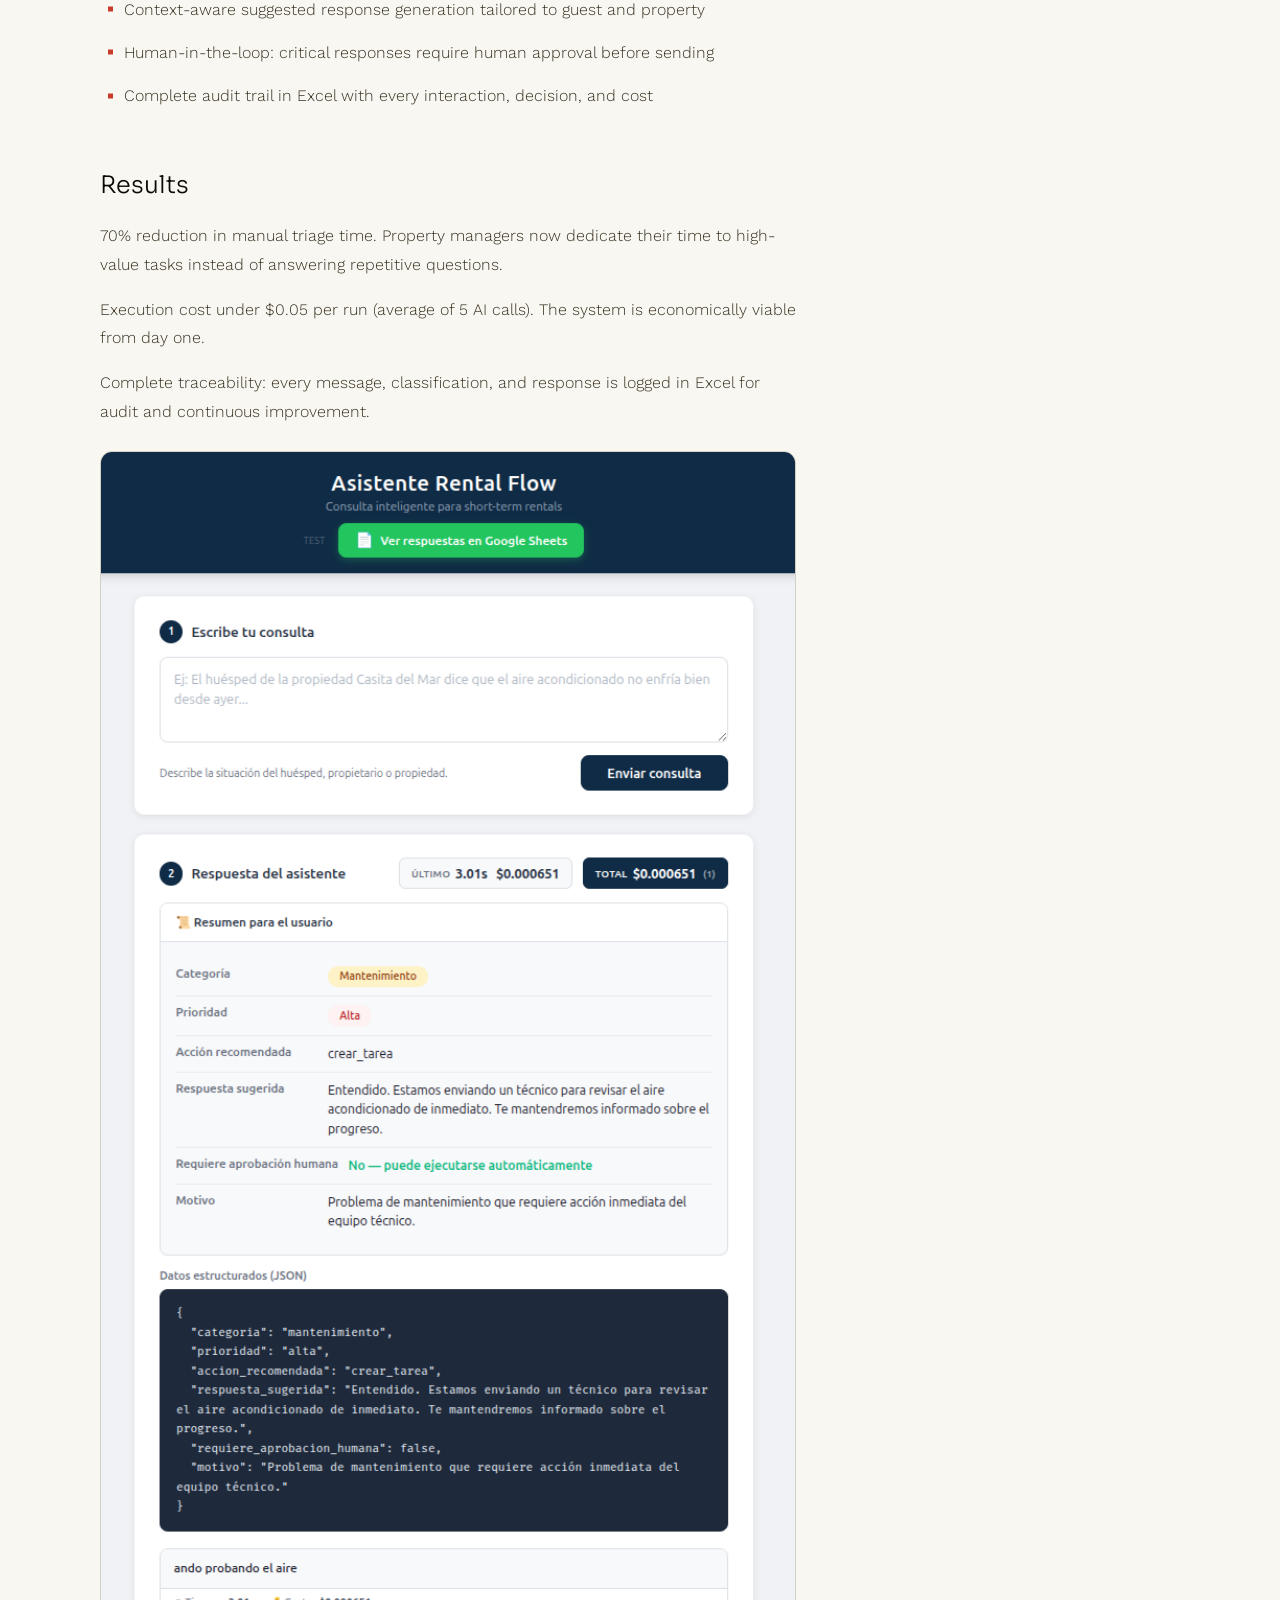
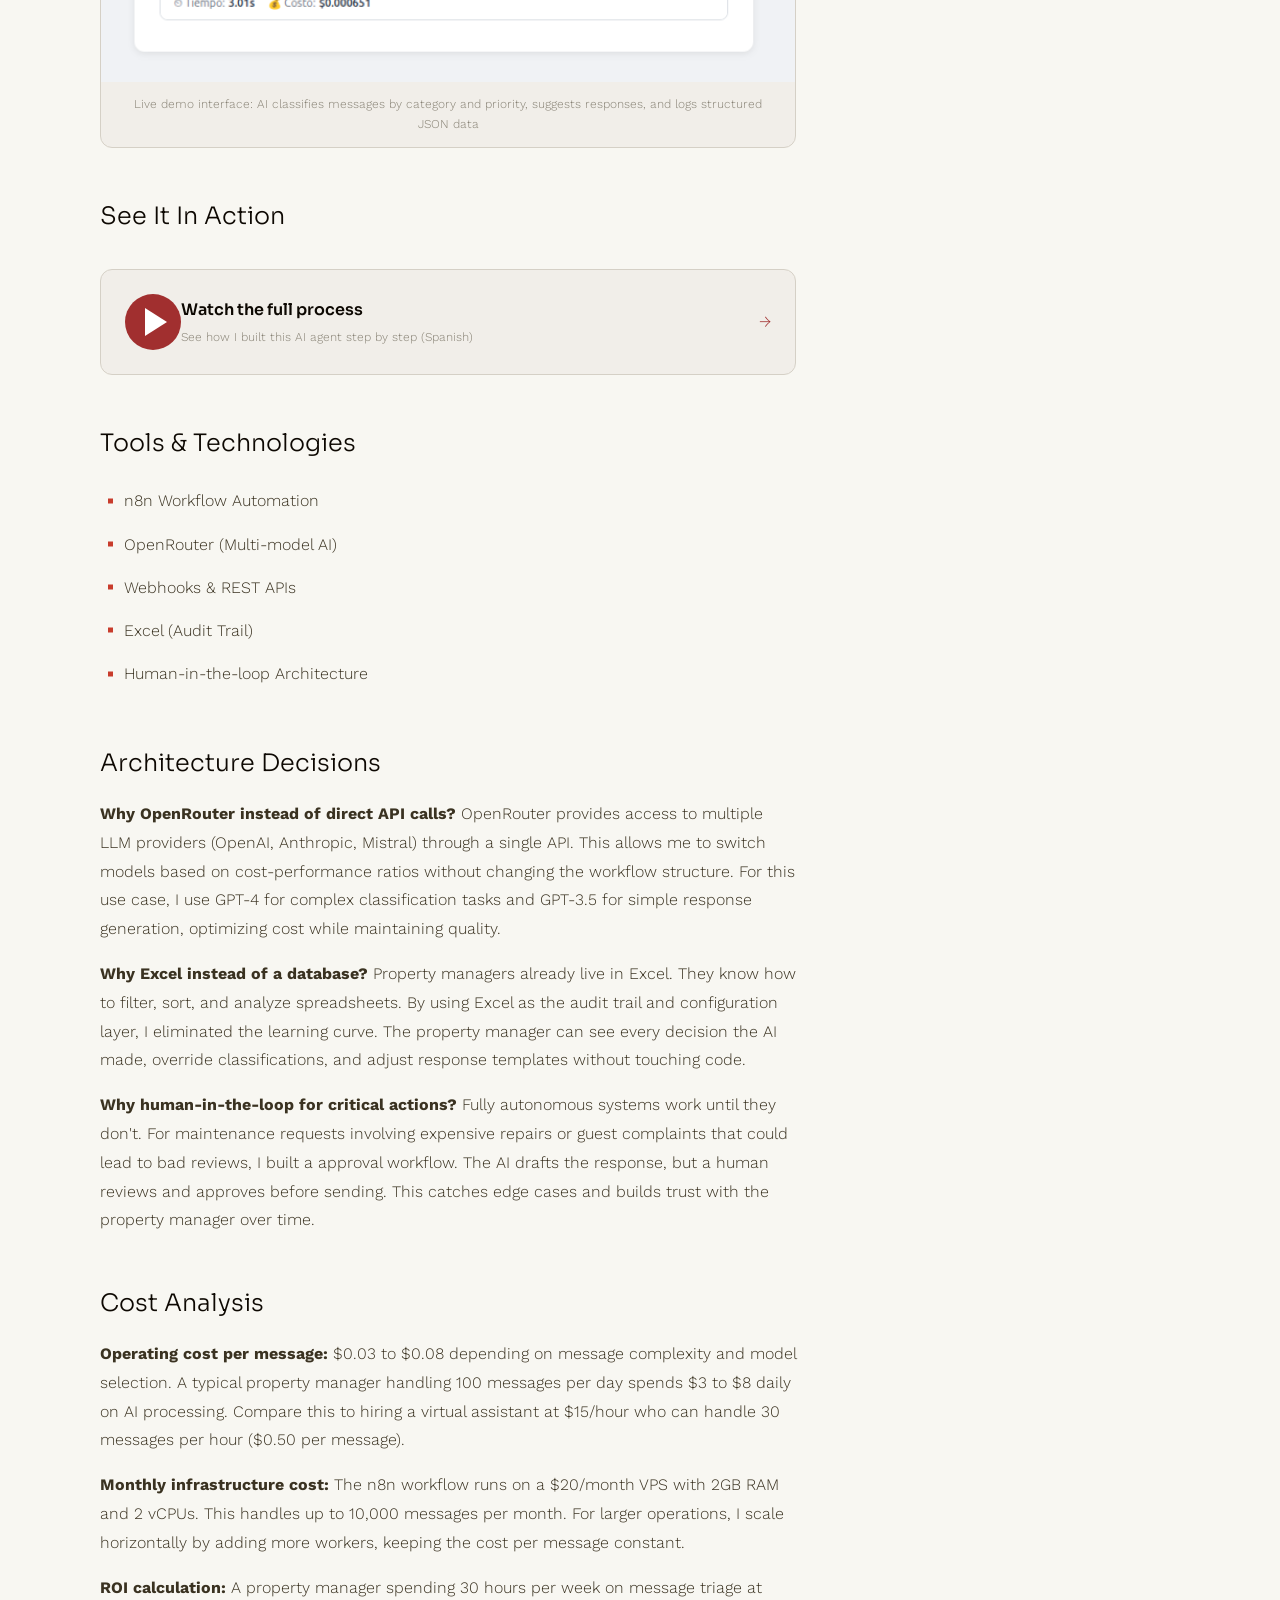
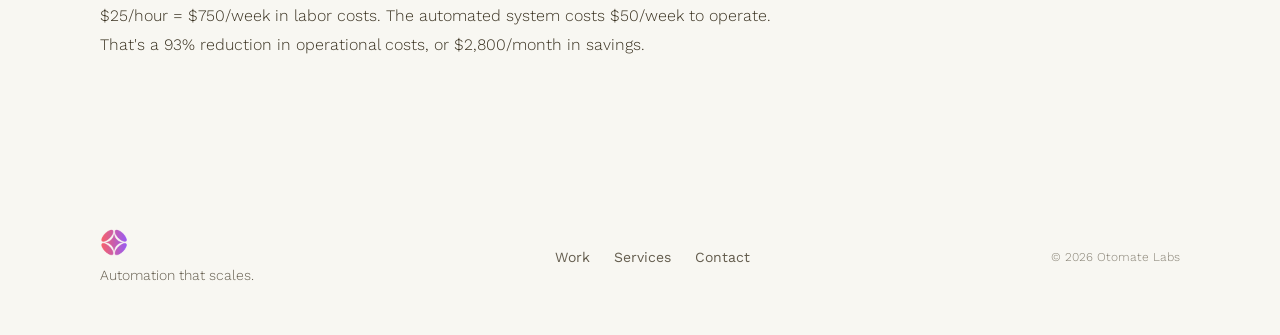
<file: project-rental-ai.html>
<!DOCTYPE html>
<html lang="en">
<head>
    <meta charset="UTF-8">
    <meta name="viewport" content="width=device-width, initial-scale=1.0">
    <title>AI Agent for Short-Term Rental Operations   Otomate Labs</title>
    <link rel="icon" type="image/png" href="Logo.png">
    <link rel="preconnect" href="https://fonts.googleapis.com">
    <link rel="preconnect" href="https://fonts.gstatic.com" crossorigin>
    <link href="https://fonts.googleapis.com/css2?family=Sora:wght@200;300;400;600&family=Work+Sans:wght@300;400;500&display=swap" rel="stylesheet">
    <link rel="stylesheet" href="styles.css">
</head>
<body>
    <nav class="nav" id="nav">
        <div class="nav-inner">
            <a href="index.html" class="nav-logo"><img src="Logo.png" alt="Otomate Labs Logo" class="nav-logo-img"></a>
            <button class="nav-hamburger" id="nav-hamburger" aria-label="Open menu" aria-expanded="false">
                <span class="hamburger-line"></span><span class="hamburger-line"></span><span class="hamburger-line"></span>
            </button>
            <div class="nav-links" id="nav-links">
                <a href="index.html#work" class="nav-link" data-i18n="nav.work">Work</a>
                <a href="index.html#services" class="nav-link" data-i18n="nav.services">Services</a>
                <a href="index.html#skills" class="nav-link" data-i18n="nav.skills">Skills</a>
                <a href="index.html#contact" class="nav-link" data-i18n="nav.contact">Contact</a>
            </div>
            <button class="theme-toggle" aria-label="Toggle theme" id="theme-toggle">
                <svg class="icon-sun" viewBox="0 0 24 24" fill="none" stroke="currentColor" stroke-width="2" stroke-linecap="round" stroke-linejoin="round"><circle cx="12" cy="12" r="5"/><line x1="12" y1="1" x2="12" y2="3"/><line x1="12" y1="21" x2="12" y2="23"/><line x1="4.22" y1="4.22" x2="5.64" y2="5.64"/><line x1="18.36" y1="18.36" x2="19.78" y2="19.78"/><line x1="1" y1="12" x2="3" y2="12"/><line x1="21" y1="12" x2="23" y2="12"/><line x1="4.22" y1="19.78" x2="5.64" y2="18.36"/><line x1="18.36" y1="5.64" x2="19.78" y2="4.22"/></svg>
                <svg class="icon-moon" viewBox="0 0 24 24" fill="none" stroke="currentColor" stroke-width="2" stroke-linecap="round" stroke-linejoin="round"><path d="M21 12.79A9 9 0 1 1 11.21 3 7 7 0 0 0 21 12.79z"/></svg>
            </button>
            <button class="lang-toggle" aria-label="Toggle language" data-i18n="nav.lang">ES</button>
        </div>
    </nav>
    <div class="mobile-menu" id="mobile-menu">
        <div class="mobile-menu-inner">
            <a href="index.html#work" class="mobile-link" data-i18n="nav.work">Work</a>
            <a href="index.html#services" class="mobile-link" data-i18n="nav.services">Services</a>
            <a href="index.html#skills" class="mobile-link" data-i18n="nav.skills">Skills</a>
            <a href="index.html#contact" class="mobile-link" data-i18n="nav.contact">Contact</a>
        </div>
    </div>

    <header class="project-hero">
        <div class="project-hero-bg"></div>
        <div class="project-hero-content" data-animate="fade-up" data-duration="900">
            <a href="index.html#work" class="project-back" data-i18n="project.back">
                <svg viewBox="0 0 24 24" fill="none" stroke="currentColor" stroke-width="2" stroke-linecap="round" stroke-linejoin="round"><line x1="19" y1="12" x2="5" y2="12"/><polyline points="12 19 5 12 12 5"/></svg>
                Back to projects
            </a>
            <div class="project-tags"><span class="project-tag">AI</span><span class="project-tag">Automation</span><span class="project-tag">Property Management</span></div>
            <h1 class="project-title" data-i18n="rentalai.title">Agente IA para Operaciones de Rentas Corta Estancia</h1>
            <p class="project-subtitle" data-i18n="rentalai.subtitle">End-to-end AI workflow automating guest message triage and response suggestions for short-term rental managers, reducing manual work by 70% at under $0.05 per execution.</p>
        </div>
    </header>

    <main class="project-body">
        <div class="project-body-inner" data-animate="fade-up" data-duration="900">
            <div class="project-main">
                <h2 data-i18n="project.challenge">The Challenge</h2>
                <p data-i18n="rentalai.ch1">Los property managers de rentas cortas estancia (Airbnb, VRBO) reciben decenas de mensajes diarios de huéspedes con preguntas repetitivas: check-in, WiFi, amenidades, problemas de mantenimiento. El triage manual consumía más del 70% del tiempo operativo.</p><p data-i18n="rentalai.ch2">Cada mensaje requería lectura, clasificación por urgencia, y una respuesta personalizada. En temporada alta, esto escalaba a cientos de mensajes diarios, imposibles de manejar sin contratar personal adicional.</p>

                <figure class="project-image">
                    <img src="images/rental-flow-diagram.png" alt="Rental AI Flow - conceptual diagram showing message processing pipeline" loading="lazy">
                    <figcaption>Conceptual flow: User message → Clean → AI processing → Format verification → Excel logging</figcaption>
                </figure>

                <h2 data-i18n="project.built">What We Built</h2>
                <p data-i18n="rentalai.b0">Diseñamos un workflow end-to-end en n8n con integración de IA generativa:</p>

                <figure class="project-image">
                    <img src="images/rental-n8n-workflow.png" alt="n8n workflow showing complete AI agent architecture with guardrails and Google Sheets integration" loading="lazy">
                    <figcaption>Complete n8n workflow: Webhook → Guardrails → LLM Chain → OpenRouter → Output validation → Google Sheets</figcaption>
                </figure>

                <ul>
                    <li data-i18n="rentalai.b1">Webhook trigger que captura mensajes de huéspedes en tiempo real</li><li data-i18n="rentalai.b2">Guardrails de seguridad para filtrar contenido inapropiado antes de procesar</li><li data-i18n="rentalai.b3">Clasificación y priorización con IA (OpenRouter) por categoría: urgente, consulta, mantenimiento</li><li data-i18n="rentalai.b4">Generación de respuestas sugeridas contextualizadas al huésped y la propiedad</li><li data-i18n="rentalai.b5">Human-in-the-loop: las respuestas críticas requieren aprobación humana antes de enviarse</li><li data-i18n="rentalai.b6">Audit trail completo en Excel con cada interacción, decisión y costo</li>
                <h2 data-i18n="project.results">Results</h2>
                <p data-i18n="rentalai.r1">Reducción del 70% en tiempo de triage manual. Los property managers ahora dedican su tiempo a tareas de alto valor en lugar de responder preguntas repetitivas.</p>
                <p data-i18n="rentalai.r2">Costo de ejecución menor a $0.05 por corrida (promedio de 5 llamadas de IA). El sistema es económicamente viable desde el primer día.</p>
                <p data-i18n="rentalai.r3">Trazabilidad completa: cada mensaje, clasificación y respuesta queda registrada en Excel para auditoría y mejora continua.</p>

                <figure class="project-image">
                    <img src="images/rental-assistant-ui.png" alt="Asistente Rental Flow UI showing structured AI response with category, priority, and JSON output" loading="lazy">
                    <figcaption>Live demo interface: AI classifies messages by category and priority, suggests responses, and logs structured JSON data</figcaption>
                </figure>

                <h2 data-i18n="project.video">See It In Action</h2>
                <div class="video-showcase">
                    <a href="https://www.canva.com/design/DAHL8TTdnYc/YOlCsCZJNoViiF7yBwXIUw/watch?utm_content=DAHL8TTdnYc&utm_campaign=designshare&utm_medium=link2&utm_source=uniquelinks&utlId=h1ad06f6bf7" target="_blank" rel="noopener noreferrer" class="video-link">
                        <div class="video-play-icon">
                            <svg viewBox="0 0 24 24" fill="currentColor" width="48" height="48">
                                <path d="M8 5v14l11-7z"/>
                            </svg>
                        </div>
                        <div class="video-text">
                            <span class="video-label">Watch the full process</span>
                            <span class="video-description">See how I built this AI agent step by step (Spanish)</span>
                        </div>
                        <div class="video-arrow">→</div>
                    </a>
                </div>

                <h2 data-i18n="project.tools">Tools & Technologies</h2>
                <ul><li>n8n Workflow Automation</li><li>OpenRouter (Multi-model AI)</li><li>Webhooks & REST APIs</li><li>Excel (Audit Trail)</li><li>Human-in-the-loop Architecture</li></ul>

                <h2>Architecture Decisions</h2>
                <p><strong>Why OpenRouter instead of direct API calls?</strong> OpenRouter provides access to multiple LLM providers (OpenAI, Anthropic, Mistral) through a single API. This allows me to switch models based on cost-performance ratios without changing the workflow structure. For this use case, I use GPT-4 for complex classification tasks and GPT-3.5 for simple response generation, optimizing cost while maintaining quality.</p>
                
                <p><strong>Why Excel instead of a database?</strong> Property managers already live in Excel. They know how to filter, sort, and analyze spreadsheets. By using Excel as the audit trail and configuration layer, I eliminated the learning curve. The property manager can see every decision the AI made, override classifications, and adjust response templates without touching code.</p>
                
                <p><strong>Why human-in-the-loop for critical actions?</strong> Fully autonomous systems work until they don't. For maintenance requests involving expensive repairs or guest complaints that could lead to bad reviews, I built a approval workflow. The AI drafts the response, but a human reviews and approves before sending. This catches edge cases and builds trust with the property manager over time.</p>

                <h2>Cost Analysis</h2>
                <p><strong>Operating cost per message:</strong> $0.03 to $0.08 depending on message complexity and model selection. A typical property manager handling 100 messages per day spends $3 to $8 daily on AI processing. Compare this to hiring a virtual assistant at $15/hour who can handle 30 messages per hour ($0.50 per message).</p>
                
                <p><strong>Monthly infrastructure cost:</strong> The n8n workflow runs on a $20/month VPS with 2GB RAM and 2 vCPUs. This handles up to 10,000 messages per month. For larger operations, I scale horizontally by adding more workers, keeping the cost per message constant.</p>
                
                <p><strong>ROI calculation:</strong> A property manager spending 30 hours per week on message triage at $25/hour = $750/week in labor costs. The automated system costs $50/week to operate. That's a 93% reduction in operational costs, or $2,800/month in savings.</p>
            </div>

            <aside class="project-sidebar">
                <div class="project-sidebar-card">
                    <h3 class="project-sidebar-title" data-i18n="project.details">Project Details</h3>
                    <div class="project-sidebar-item">
                        <div class="project-sidebar-label" data-i18n="sidebar.client">Client</div>
                        <div class="project-sidebar-value" data-i18n="rentalai.client">Short-Term Rental Operator</div>
                    </div>
                    <div class="project-sidebar-item">
                        <div class="project-sidebar-label" data-i18n="sidebar.duration">Duration</div>
                        <div class="project-sidebar-value" data-i18n="rentalai.duration">3 weeks</div>
                    </div>
                    <div class="project-sidebar-item">
                        <div class="project-sidebar-label" data-i18n="sidebar.role">Role</div>
                        <div class="project-sidebar-value" data-i18n="rentalai.role">Automation Architect</div>
                    </div>
                    <div class="project-sidebar-item">
                        <div class="project-sidebar-label" data-i18n="sidebar.metric">Key Metric</div>
                        <div class="project-metric-highlight" data-i18n="rentalai.metricNum">70%</div>
                        <div class="project-sidebar-value" data-i18n="rentalai.metricLabel">Reduction in manual triage time</div>
                    </div>
                </div>
            </aside>
        </div>
    </main>

    <footer class="footer">
        <div class="footer-inner">
            <div class="footer-brand"><img src="Logo.png" alt="Otomate Labs Logo" class="footer-logo-img"><p class="footer-tagline" data-i18n="footer.tagline">Automation that scales.</p></div>
            <div class="footer-links">
                <a href="index.html#work" class="footer-link" data-i18n="nav.work">Work</a>
                <a href="index.html#services" class="footer-link" data-i18n="nav.services">Services</a>
                <a href="index.html#contact" class="footer-link" data-i18n="nav.contact">Contact</a>
            </div>
            <span class="footer-copy" data-i18n="footer.copy">© 2026 Fernando Perez Gonzalez</span>
        </div>
    </footer>
    <script src="i18n.js"></script>
    <script src="animations.js"></script>
    <script src="script.js"></script>
</body>
</html>
</file>
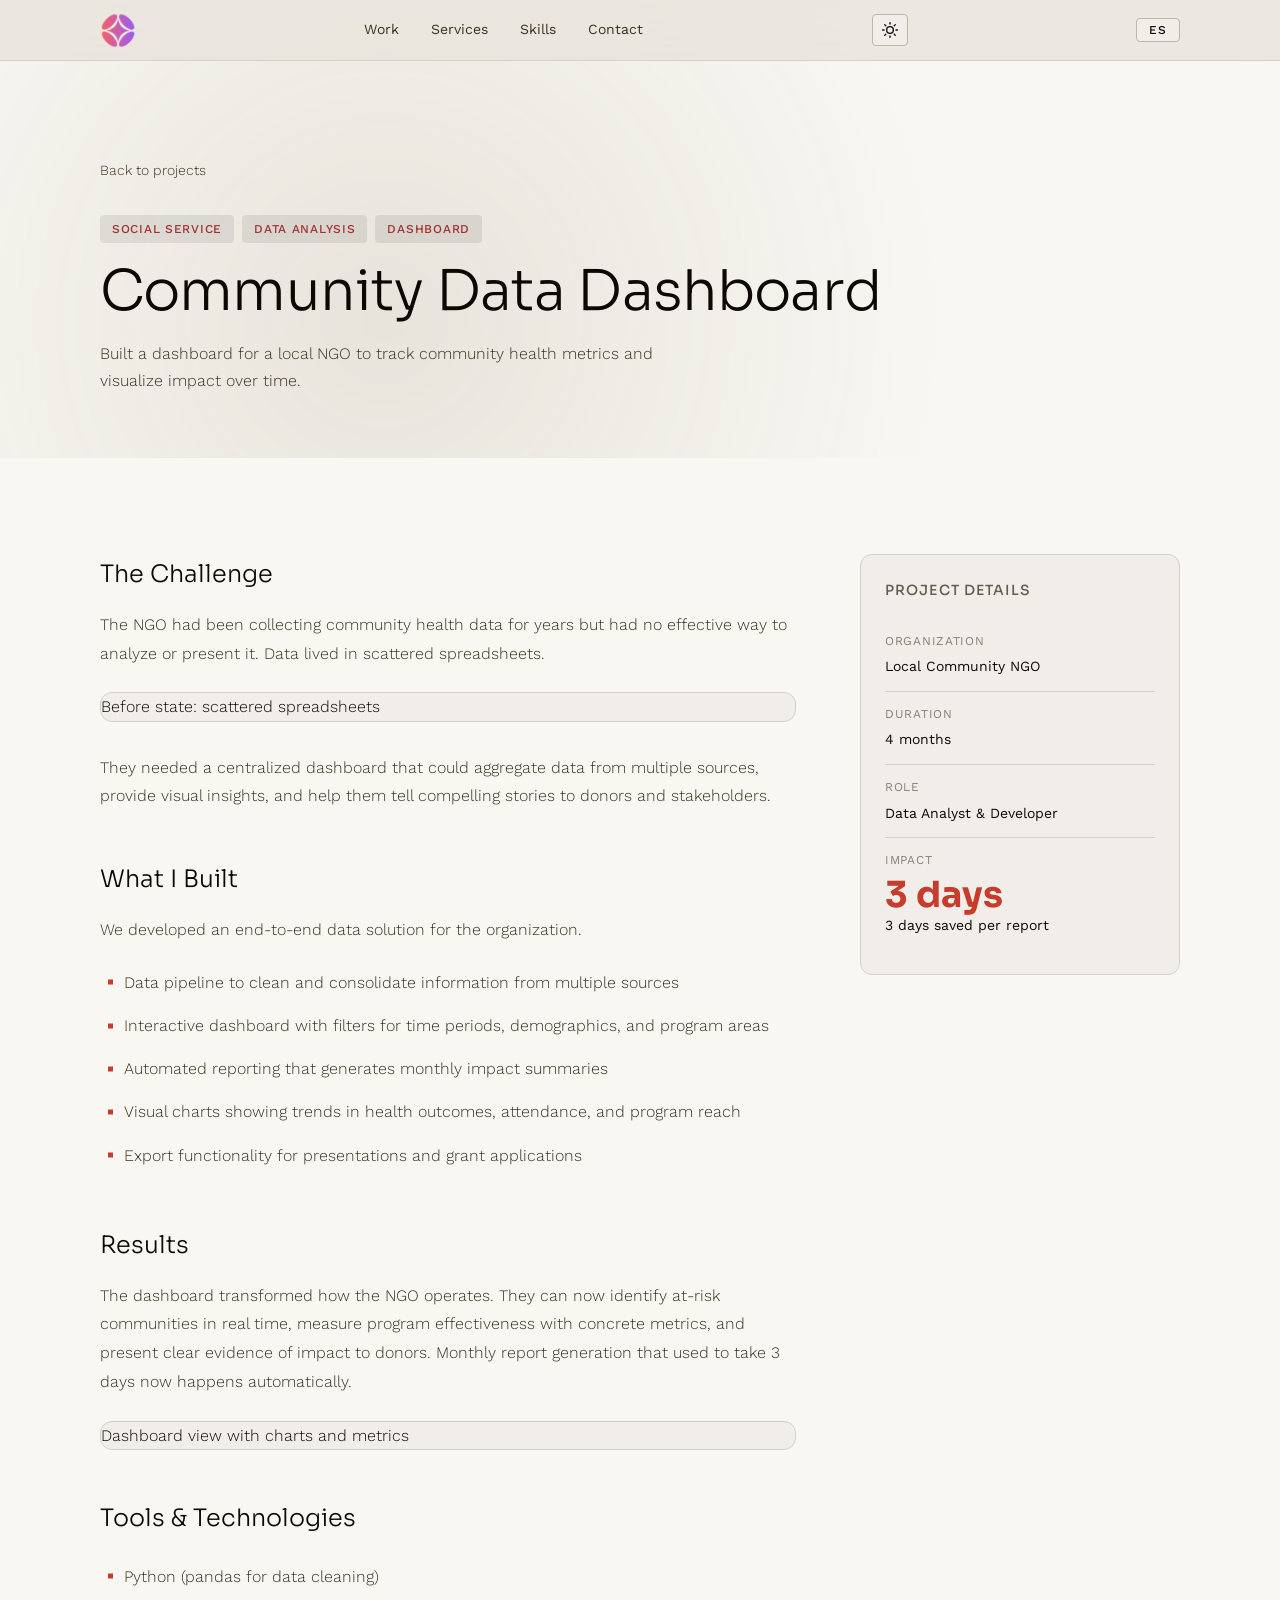
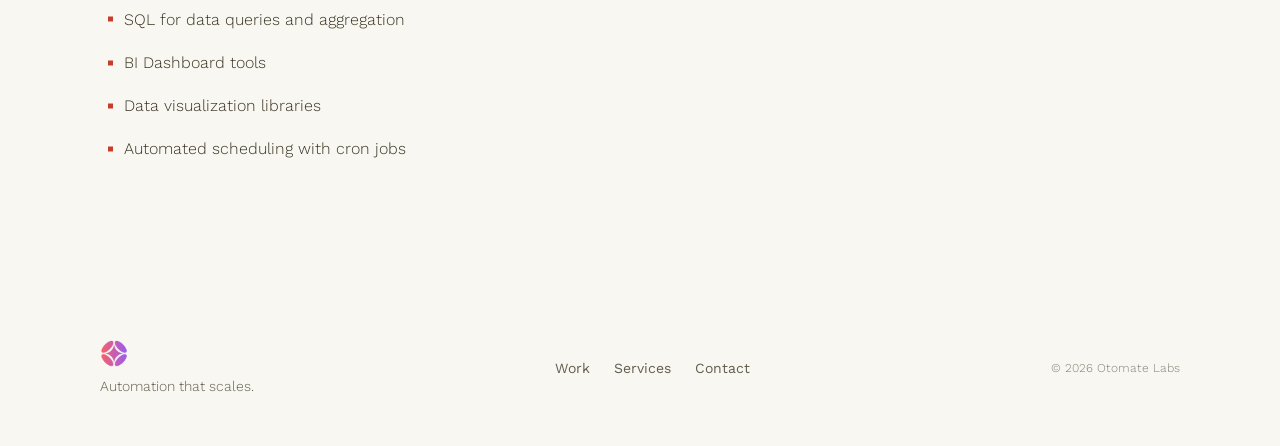
<file: project-social.html>
<!DOCTYPE html>
<html lang="en">
<head>
    <meta charset="UTF-8">
    <meta name="viewport" content="width=device-width, initial-scale=1.0">
    <title>Community Data Dashboard   Otomate Labs</title>
    <link rel="icon" type="image/png" href="Logo.png">
    <link rel="preconnect" href="https://fonts.googleapis.com">
    <link rel="preconnect" href="https://fonts.gstatic.com" crossorigin>
    <link href="https://fonts.googleapis.com/css2?family=Sora:wght@200;300;400;600&family=Work+Sans:wght@300;400;500&display=swap" rel="stylesheet">
    <link rel="stylesheet" href="styles.css">
</head>
<body>
    <nav class="nav" id="nav">
        <div class="nav-inner">
            <a href="index.html" class="nav-logo"><img src="Logo.png" alt="Otomate Labs Logo" class="nav-logo-img"></a>
            <button class="nav-hamburger" id="nav-hamburger" aria-label="Open menu" aria-expanded="false">
                <span class="hamburger-line"></span><span class="hamburger-line"></span><span class="hamburger-line"></span>
            </button>
            <div class="nav-links" id="nav-links">
                <a href="index.html#work" class="nav-link" data-i18n="nav.work">Work</a>
                <a href="index.html#services" class="nav-link" data-i18n="nav.services">Services</a>
                <a href="index.html#skills" class="nav-link" data-i18n="nav.skills">Skills</a>
                <a href="index.html#contact" class="nav-link" data-i18n="nav.contact">Contact</a>
            </div>
            <button class="theme-toggle" aria-label="Toggle theme" id="theme-toggle">
                <svg class="icon-sun" viewBox="0 0 24 24" fill="none" stroke="currentColor" stroke-width="2" stroke-linecap="round" stroke-linejoin="round"><circle cx="12" cy="12" r="5"/><line x1="12" y1="1" x2="12" y2="3"/><line x1="12" y1="21" x2="12" y2="23"/><line x1="4.22" y1="4.22" x2="5.64" y2="5.64"/><line x1="18.36" y1="18.36" x2="19.78" y2="19.78"/><line x1="1" y1="12" x2="3" y2="12"/><line x1="21" y1="12" x2="23" y2="12"/><line x1="4.22" y1="19.78" x2="5.64" y2="18.36"/><line x1="18.36" y1="5.64" x2="19.78" y2="4.22"/></svg>
                <svg class="icon-moon" viewBox="0 0 24 24" fill="none" stroke="currentColor" stroke-width="2" stroke-linecap="round" stroke-linejoin="round"><path d="M21 12.79A9 9 0 1 1 11.21 3 7 7 0 0 0 21 12.79z"/></svg>
            </button>
            <button class="lang-toggle" aria-label="Toggle language" data-i18n="nav.lang">ES</button>
        </div>
    </nav>
    <div class="mobile-menu" id="mobile-menu">
        <div class="mobile-menu-inner">
            <a href="index.html#work" class="mobile-link" data-i18n="nav.work">Work</a>
            <a href="index.html#services" class="mobile-link" data-i18n="nav.services">Services</a>
            <a href="index.html#skills" class="mobile-link" data-i18n="nav.skills">Skills</a>
            <a href="index.html#contact" class="mobile-link" data-i18n="nav.contact">Contact</a>
        </div>
    </div>

    <header class="project-hero">
        <div class="project-hero-bg"></div>
        <div class="project-hero-content" data-animate="fade-up" data-duration="900">
            <a href="index.html#additional" class="project-back" data-i18n="project.back">
                <svg viewBox="0 0 24 24" fill="none" stroke="currentColor" stroke-width="2" stroke-linecap="round" stroke-linejoin="round"><line x1="19" y1="12" x2="5" y2="12"/><polyline points="12 19 5 12 12 5"/></svg>
                Back to projects
            </a>
            <div class="project-tags"><span class="project-tag">Social Service</span><span class="project-tag">Data Analysis</span><span class="project-tag">Dashboard</span></div>
            <h1 class="project-title" data-i18n="social.title">Community Data Dashboard</h1>
            <p class="project-subtitle" data-i18n="social.subtitle">Built a dashboard for a local NGO to track community health metrics and visualize impact over time.</p>
        </div>
    </header>

    <main class="project-body">
        <div class="project-body-inner" data-animate="fade-up" data-duration="900">
            <div class="project-main">
                <h2 data-i18n="project.challenge">The Challenge</h2>
                <p data-i18n="social.ch1">The NGO had been collecting community health data for years but had no effective way to analyze or present it. Data lived in scattered spreadsheets.</p>
                <div class="project-image">Before state: scattered spreadsheets</div>
                <p data-i18n="social.ch2">They needed a centralized dashboard that could aggregate data from multiple sources, provide visual insights, and help them tell compelling stories to donors and stakeholders.</p>

                <h2 data-i18n="project.built">What We Built</h2>
                <p data-i18n="social.b1">We developed an end-to-end data solution for the organization:</p>
                <ul>
                    <li data-i18n="social.b.1">Data pipeline to clean and consolidate information from multiple sources</li>
                    <li data-i18n="social.b.2">Interactive dashboard with filters for time periods, demographics, and program areas</li>
                    <li data-i18n="social.b.3">Automated reporting that generates monthly impact summaries</li>
                    <li data-i18n="social.b.4">Visual charts showing trends in health outcomes, attendance, and program reach</li>
                    <li data-i18n="social.b.5">Export functionality for presentations and grant applications</li>
                </ul>

                <h2 data-i18n="project.results">Results</h2>
                <p data-i18n="social.r1">The dashboard transformed how the NGO operates. They can now identify at-risk communities in real time, measure program effectiveness with concrete metrics, and present clear evidence of impact to donors. Monthly report generation that used to take 3 days now happens automatically.</p>
                <div class="project-image">Dashboard view with charts and metrics</div>

                <h2 data-i18n="project.tools">Tools & Technologies</h2>
                <ul><li>Python (pandas for data cleaning)</li><li>SQL for data queries and aggregation</li><li>BI Dashboard tools</li><li>Data visualization libraries</li><li>Automated scheduling with cron jobs</li></ul>
            </div>

            <aside class="project-sidebar">
                <div class="project-sidebar-card">
                    <h3 class="project-sidebar-title" data-i18n="project.details">Project Details</h3>
                    <div class="project-sidebar-item">
                        <div class="project-sidebar-label" data-i18n="sidebar.org">Organization</div>
                        <div class="project-sidebar-value" data-i18n="social.org">Local Community NGO</div>
                    </div>
                    <div class="project-sidebar-item">
                        <div class="project-sidebar-label" data-i18n="sidebar.duration">Duration</div>
                        <div class="project-sidebar-value" data-i18n="social.duration">4 months</div>
                    </div>
                    <div class="project-sidebar-item">
                        <div class="project-sidebar-label" data-i18n="sidebar.role">Role</div>
                        <div class="project-sidebar-value" data-i18n="social.role">Data Analyst & Developer</div>
                    </div>
                    <div class="project-sidebar-item">
                        <div class="project-sidebar-label" data-i18n="sidebar.impact">Impact</div>
                        <div class="project-metric-highlight">3 days</div>
                        <div class="project-sidebar-value" data-i18n="social.metric">Saved per report</div>
                    </div>
                </div>
            </aside>
        </div>
    </main>

    <footer class="footer">
        <div class="footer-inner">
            <div class="footer-brand"><img src="Logo.png" alt="Otomate Labs Logo" class="footer-logo-img"><p class="footer-tagline" data-i18n="footer.tagline">Automation that scales.</p></div>
            <div class="footer-links">
                <a href="index.html#work" class="footer-link" data-i18n="nav.work">Work</a>
                <a href="index.html#services" class="footer-link" data-i18n="nav.services">Services</a>
                <a href="index.html#contact" class="footer-link" data-i18n="nav.contact">Contact</a>
            </div>
            <span class="footer-copy" data-i18n="footer.copy">© 2026 Fernando Perez Gonzalez</span>
        </div>
    </footer>
    <script src="i18n.js"></script>
    <script src="animations.js"></script>
    <script src="script.js"></script>
</body>
</html>
</file>
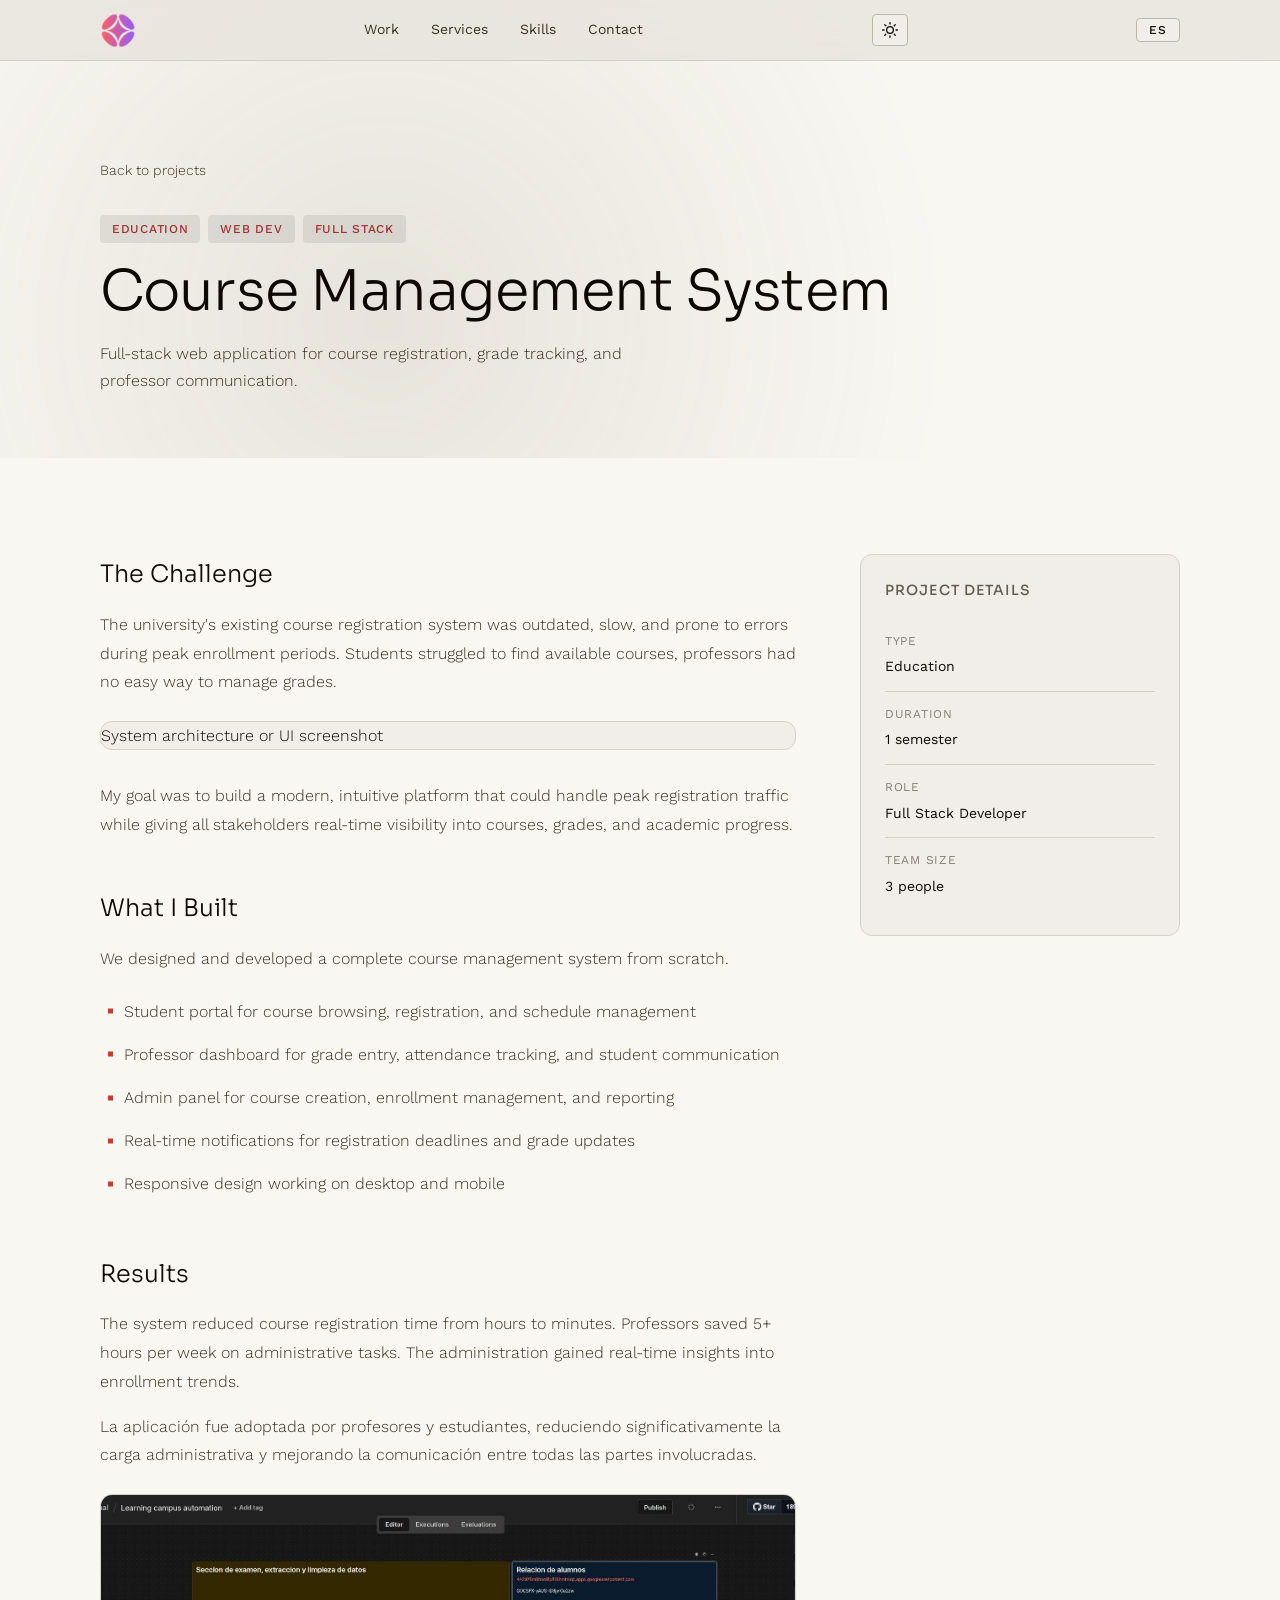
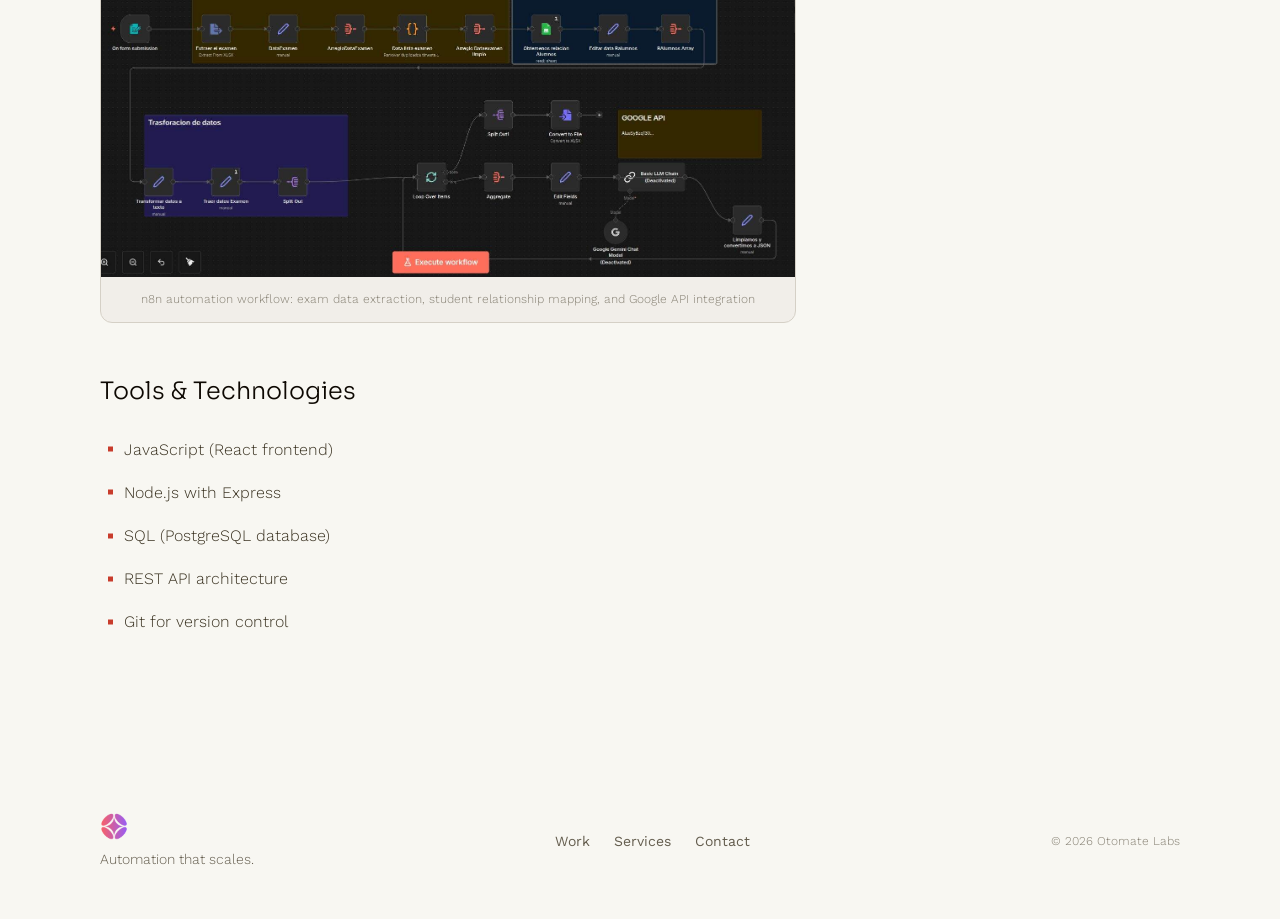
<file: project-university.html>
<!DOCTYPE html>
<html lang="en">
<head>
    <meta charset="UTF-8">
    <meta name="viewport" content="width=device-width, initial-scale=1.0">
    <title>Course Management System   Otomate Labs</title>
    <link rel="icon" type="image/png" href="Logo.png">
    <link rel="preconnect" href="https://fonts.googleapis.com">
    <link rel="preconnect" href="https://fonts.gstatic.com" crossorigin>
    <link href="https://fonts.googleapis.com/css2?family=Sora:wght@200;300;400;600&family=Work+Sans:wght@300;400;500&display=swap" rel="stylesheet">
    <link rel="stylesheet" href="styles.css">
</head>
<body>
    <nav class="nav" id="nav">
        <div class="nav-inner">
            <a href="index.html" class="nav-logo"><img src="Logo.png" alt="Otomate Labs Logo" class="nav-logo-img"></a>
            <button class="nav-hamburger" id="nav-hamburger" aria-label="Open menu" aria-expanded="false">
                <span class="hamburger-line"></span><span class="hamburger-line"></span><span class="hamburger-line"></span>
            </button>
            <div class="nav-links" id="nav-links">
                <a href="index.html#work" class="nav-link" data-i18n="nav.work">Work</a>
                <a href="index.html#services" class="nav-link" data-i18n="nav.services">Services</a>
                <a href="index.html#skills" class="nav-link" data-i18n="nav.skills">Skills</a>
                <a href="index.html#contact" class="nav-link" data-i18n="nav.contact">Contact</a>
            </div>
            <button class="theme-toggle" aria-label="Toggle theme" id="theme-toggle">
                <svg class="icon-sun" viewBox="0 0 24 24" fill="none" stroke="currentColor" stroke-width="2" stroke-linecap="round" stroke-linejoin="round"><circle cx="12" cy="12" r="5"/><line x1="12" y1="1" x2="12" y2="3"/><line x1="12" y1="21" x2="12" y2="23"/><line x1="4.22" y1="4.22" x2="5.64" y2="5.64"/><line x1="18.36" y1="18.36" x2="19.78" y2="19.78"/><line x1="1" y1="12" x2="3" y2="12"/><line x1="21" y1="12" x2="23" y2="12"/><line x1="4.22" y1="19.78" x2="5.64" y2="18.36"/><line x1="18.36" y1="5.64" x2="19.78" y2="4.22"/></svg>
                <svg class="icon-moon" viewBox="0 0 24 24" fill="none" stroke="currentColor" stroke-width="2" stroke-linecap="round" stroke-linejoin="round"><path d="M21 12.79A9 9 0 1 1 11.21 3 7 7 0 0 0 21 12.79z"/></svg>
            </button>
            <button class="lang-toggle" aria-label="Toggle language" data-i18n="nav.lang">ES</button>
        </div>
    </nav>
    <div class="mobile-menu" id="mobile-menu">
        <div class="mobile-menu-inner">
            <a href="index.html#work" class="mobile-link" data-i18n="nav.work">Work</a>
            <a href="index.html#services" class="mobile-link" data-i18n="nav.services">Services</a>
            <a href="index.html#skills" class="mobile-link" data-i18n="nav.skills">Skills</a>
            <a href="index.html#contact" class="mobile-link" data-i18n="nav.contact">Contact</a>
        </div>
    </div>

    <header class="project-hero">
        <div class="project-hero-bg"></div>
        <div class="project-hero-content" data-animate="fade-up" data-duration="900">
            <a href="index.html#additional" class="project-back" data-i18n="project.back">
                <svg viewBox="0 0 24 24" fill="none" stroke="currentColor" stroke-width="2" stroke-linecap="round" stroke-linejoin="round"><line x1="19" y1="12" x2="5" y2="12"/><polyline points="12 19 5 12 12 5"/></svg>
                Back to projects
            </a>
            <div class="project-tags"><span class="project-tag">Education</span><span class="project-tag">Web Dev</span><span class="project-tag">Full Stack</span></div>
            <h1 class="project-title" data-i18n="uni.title">Course Management System</h1>
            <p class="project-subtitle" data-i18n="uni.subtitle">Full-stack web application for course registration, grade tracking, and professor communication.</p>
        </div>
    </header>

    <main class="project-body">
        <div class="project-body-inner" data-animate="fade-up" data-duration="900">
            <div class="project-main">
                <h2 data-i18n="project.challenge">The Challenge</h2>
                <p data-i18n="uni.ch1">The university's existing course registration system was outdated, slow, and prone to errors during peak enrollment periods. Students struggled to find available courses, professors had no easy way to manage grades.</p>
                <div class="project-image">System architecture or UI screenshot</div>
                <p data-i18n="uni.ch2">My goal was to build a modern, intuitive platform that could handle peak registration traffic while giving all stakeholders real-time visibility into courses, grades, and academic progress.</p>

                <h2 data-i18n="project.built">What We Built</h2>
                <p data-i18n="uni.b1">We designed and developed a complete course management system from scratch:</p>
                <ul>
                    <li data-i18n="uni.b.1">Student portal for course browsing, registration, and schedule management</li>
                    <li data-i18n="uni.b.2">Professor dashboard for grade entry, attendance tracking, and student communication</li>
                    <li data-i18n="uni.b.3">Admin panel for course creation, enrollment management, and reporting</li>
                    <li data-i18n="uni.b.4">Real-time notifications for registration deadlines and grade updates</li>
                    <li data-i18n="uni.b.5">Responsive design working on desktop and mobile</li>
                </ul>

                <h2 data-i18n="project.results">Results</h2>
                <p data-i18n="uni.r1">The system reduced course registration time from hours to minutes. Professors saved 5+ hours per week on administrative tasks. The administration gained real-time insights into enrollment trends.</p>
                <p data-i18n="uni.r2">La aplicación fue adoptada por profesores y estudiantes, reduciendo significativamente la carga administrativa y mejorando la comunicación entre todas las partes involucradas.</p>

                                <figure class="project-image">
                                    <img src="images/university-n8n-workflow.jpg" alt="n8n Learning campus automation workflow with exam extraction, student relations, and data transformation sections" loading="lazy">
                                    <figcaption>n8n automation workflow: exam data extraction, student relationship mapping, and Google API integration</figcaption>
                                </figure>

                                <h2 data-i18n="project.tools">Tools & Technologies</h2>
                <ul><li>JavaScript (React frontend)</li><li>Node.js with Express</li><li>SQL (PostgreSQL database)</li><li>REST API architecture</li><li>Git for version control</li></ul>
            </div>

            <aside class="project-sidebar">
                <div class="project-sidebar-card">
                    <h3 class="project-sidebar-title" data-i18n="project.details">Project Details</h3>
                    <div class="project-sidebar-item">
                        <div class="project-sidebar-label" data-i18n="sidebar.type">Type</div>
                        <div class="project-sidebar-value" data-i18n="uni.type">Education</div>
                    </div>
                    <div class="project-sidebar-item">
                        <div class="project-sidebar-label" data-i18n="sidebar.duration">Duration</div>
                        <div class="project-sidebar-value" data-i18n="uni.duration">1 semester</div>
                    </div>
                    <div class="project-sidebar-item">
                        <div class="project-sidebar-label" data-i18n="sidebar.role">Role</div>
                        <div class="project-sidebar-value" data-i18n="uni.role">Full Stack Developer</div>
                    </div>
                    <div class="project-sidebar-item">
                        <div class="project-sidebar-label" data-i18n="sidebar.team">Team Size</div>
                        <div class="project-sidebar-value" data-i18n="uni.team">3 people</div>
                    </div>
                </div>
            </aside>
        </div>
    </main>

    <footer class="footer">
        <div class="footer-inner">
            <div class="footer-brand"><img src="Logo.png" alt="Otomate Labs Logo" class="footer-logo-img"><p class="footer-tagline" data-i18n="footer.tagline">Automation that scales.</p></div>
            <div class="footer-links">
                <a href="index.html#work" class="footer-link" data-i18n="nav.work">Work</a>
                <a href="index.html#services" class="footer-link" data-i18n="nav.services">Services</a>
                <a href="index.html#contact" class="footer-link" data-i18n="nav.contact">Contact</a>
            </div>
            <span class="footer-copy" data-i18n="footer.copy">© 2026 Fernando Perez Gonzalez</span>
        </div>
    </footer>
    <script src="i18n.js"></script>
    <script src="animations.js"></script>
    <script src="script.js"></script>
</body>
</html>
</file>
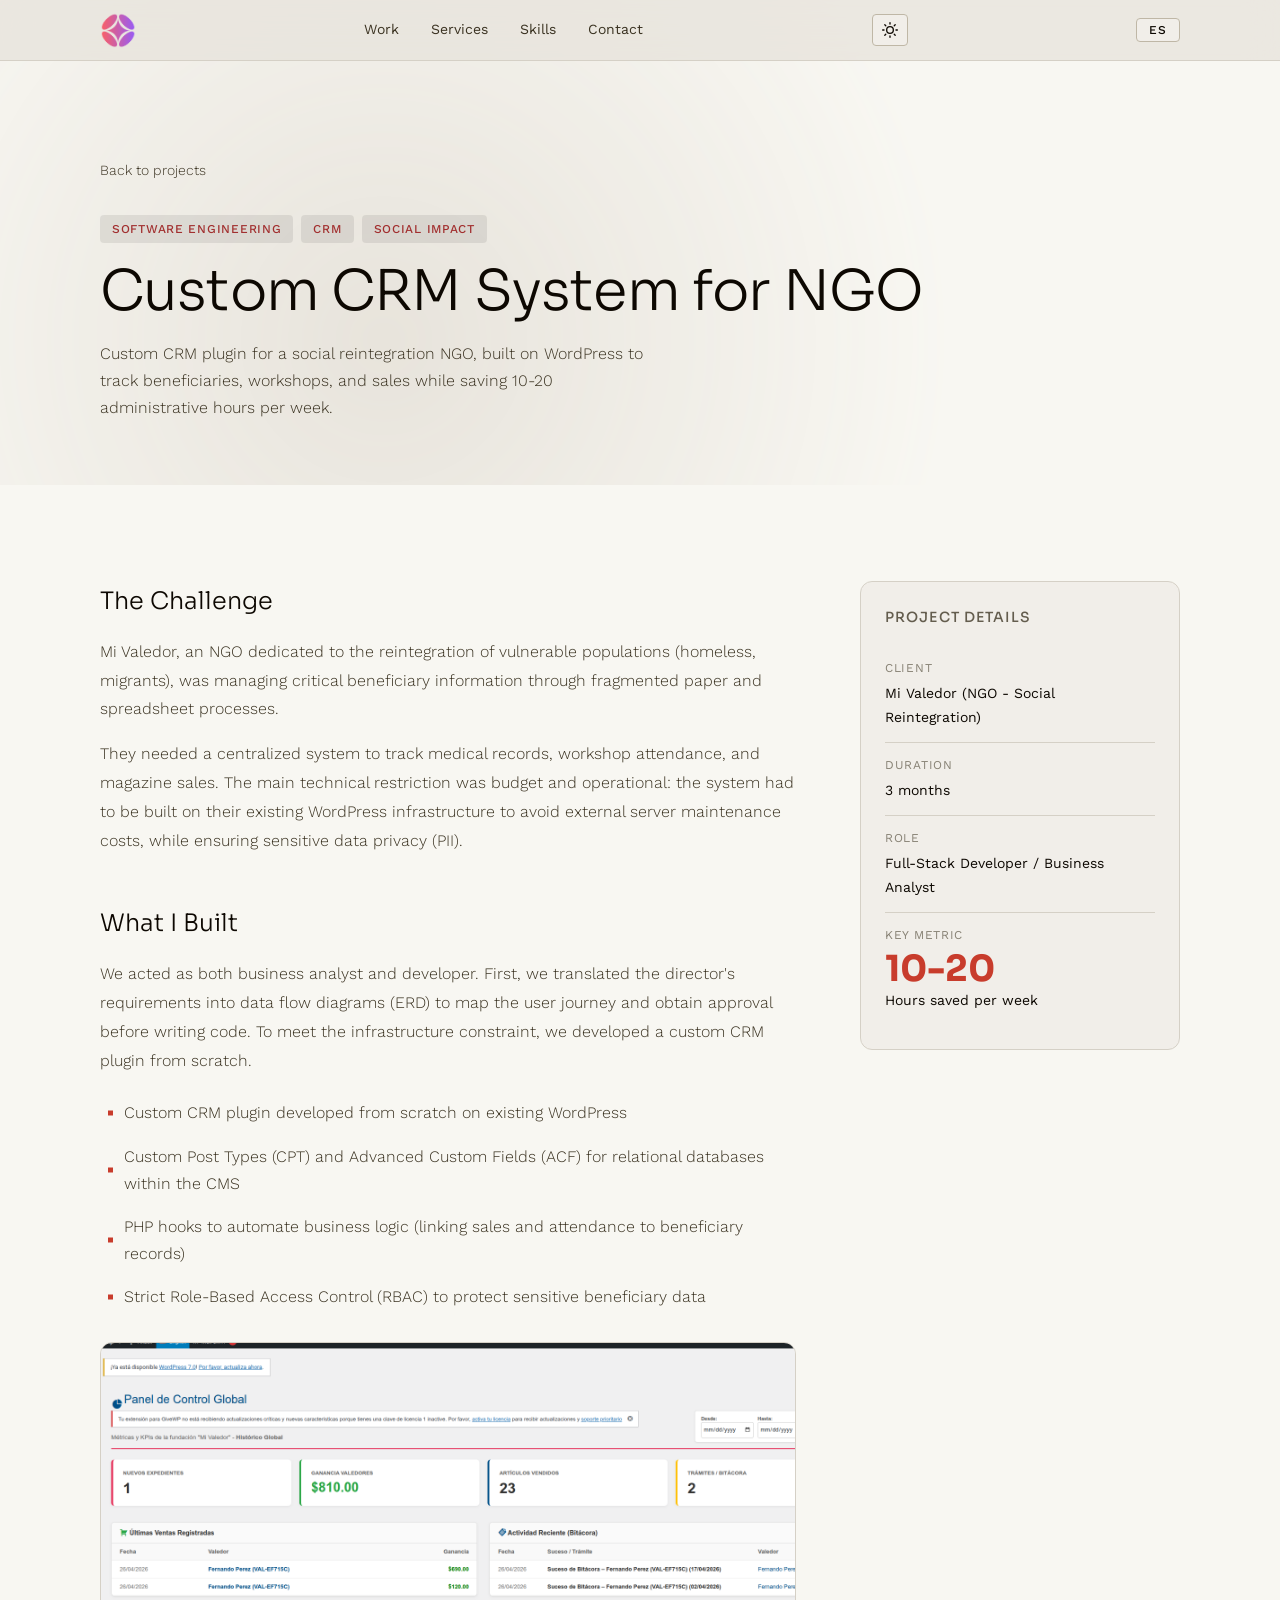
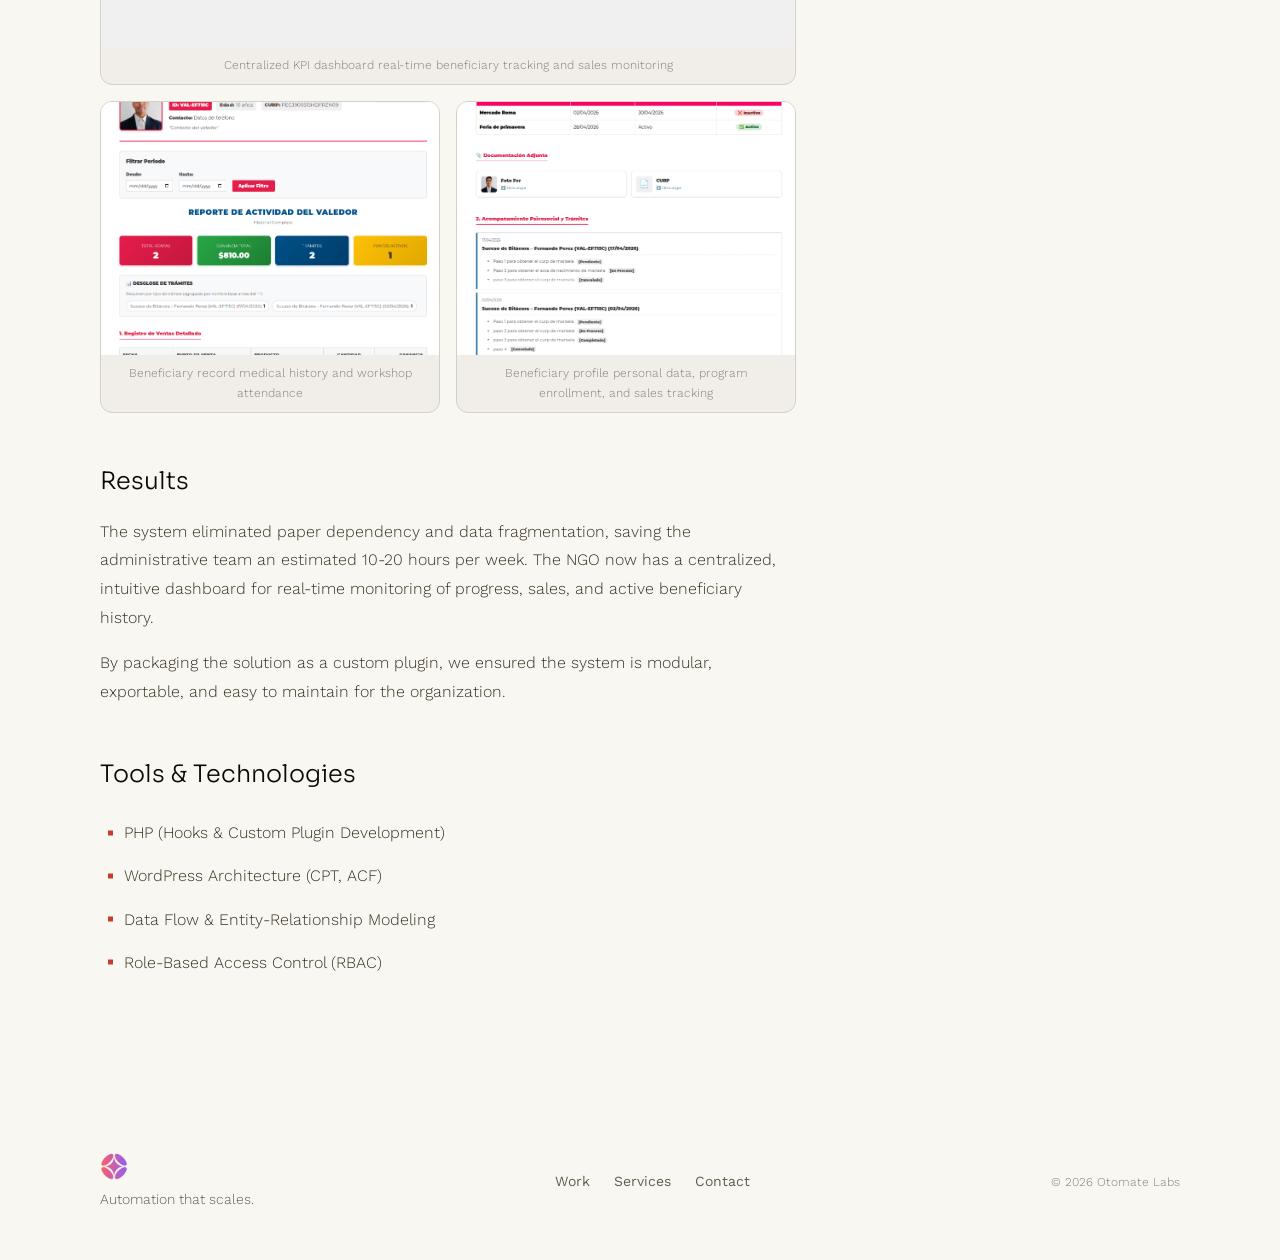
<file: project-valedor.html>
<!DOCTYPE html>
<html lang="en">
<head>
    <meta charset="UTF-8">
    <meta name="viewport" content="width=device-width, initial-scale=1.0">
    <title>Sistema de Gestión CRM para ONG   Otomate Labs</title>
    <link rel="icon" type="image/png" href="Logo.png">
    <link rel="preconnect" href="https://fonts.googleapis.com">
    <link rel="preconnect" href="https://fonts.gstatic.com" crossorigin>
    <link href="https://fonts.googleapis.com/css2?family=Sora:wght@200;300;400;600&family=Work+Sans:wght@300;400;500&display=swap" rel="stylesheet">
    <link rel="stylesheet" href="styles.css">
</head>
<body>
    <nav class="nav" id="nav">
        <div class="nav-inner">
            <a href="index.html" class="nav-logo">
                <img src="Logo.png" alt="Otomate Labs Logo" class="nav-logo-img">
            </a>
            <button class="nav-hamburger" id="nav-hamburger" aria-label="Open menu" aria-expanded="false">
                <span class="hamburger-line"></span>
                <span class="hamburger-line"></span>
                <span class="hamburger-line"></span>
            </button>
            <div class="nav-links" id="nav-links">
                <a href="index.html#work" class="nav-link" data-i18n="nav.work">Work</a>
                <a href="index.html#services" class="nav-link" data-i18n="nav.services">Services</a>
                <a href="index.html#skills" class="nav-link" data-i18n="nav.skills">Skills</a>
                <a href="index.html#contact" class="nav-link" data-i18n="nav.contact">Contact</a>
            </div>
            <button class="theme-toggle" aria-label="Toggle theme" id="theme-toggle">
                <svg class="icon-sun" viewBox="0 0 24 24" fill="none" stroke="currentColor" stroke-width="2" stroke-linecap="round" stroke-linejoin="round"><circle cx="12" cy="12" r="5"/><line x1="12" y1="1" x2="12" y2="3"/><line x1="12" y1="21" x2="12" y2="23"/><line x1="4.22" y1="4.22" x2="5.64" y2="5.64"/><line x1="18.36" y1="18.36" x2="19.78" y2="19.78"/><line x1="1" y1="12" x2="3" y2="12"/><line x1="21" y1="12" x2="23" y2="12"/><line x1="4.22" y1="19.78" x2="5.64" y2="18.36"/><line x1="18.36" y1="5.64" x2="19.78" y2="4.22"/></svg>
                <svg class="icon-moon" viewBox="0 0 24 24" fill="none" stroke="currentColor" stroke-width="2" stroke-linecap="round" stroke-linejoin="round"><path d="M21 12.79A9 9 0 1 1 11.21 3 7 7 0 0 0 21 12.79z"/></svg>
            </button>
            <button class="lang-toggle" aria-label="Toggle language" data-i18n="nav.lang">ES</button>
        </div>
    </nav>

    <div class="mobile-menu" id="mobile-menu">
        <div class="mobile-menu-inner">
            <a href="index.html#work" class="mobile-link" data-i18n="nav.work">Work</a>
            <a href="index.html#services" class="mobile-link" data-i18n="nav.services">Services</a>
            <a href="index.html#skills" class="mobile-link" data-i18n="nav.skills">Skills</a>
            <a href="index.html#contact" class="mobile-link" data-i18n="nav.contact">Contact</a>
        </div>
    </div>

    <header class="project-hero">
        <div class="project-hero-bg"></div>
        <div class="project-hero-content" data-animate="fade-up" data-duration="900">
            <a href="index.html#work" class="project-back" data-i18n="project.back">
                <svg viewBox="0 0 24 24" fill="none" stroke="currentColor" stroke-width="2" stroke-linecap="round" stroke-linejoin="round"><line x1="19" y1="12" x2="5" y2="12"/><polyline points="12 19 5 12 12 5"/></svg>
                Back to projects
            </a>
            <div class="project-tags">
                <span class="project-tag">Software Engineering</span>
                <span class="project-tag">CRM</span>
                <span class="project-tag">Social Impact</span>
            </div>
            <h1 class="project-title" data-i18n="valedor.title">Sistema de Gestión (CRM) a Medida para ONG</h1>
            <p class="project-subtitle" data-i18n="valedor.subtitle">Custom CRM plugin for a social reintegration NGO, built on WordPress to track beneficiaries, workshops, and sales while saving 10-20 administrative hours per week.</p>
        </div>
    </header>

    <main class="project-body">
        <div class="project-body-inner" data-animate="fade-up" data-duration="900">
            <div class="project-main">
                <h2 data-i18n="project.challenge">The Challenge</h2>
                <p data-i18n="valedor.ch1">La ONG "Mi Valedor", dedicada a la reinserción de poblaciones vulnerables (personas en situación de calle, migrantes), gestionaba la información crítica de sus beneficiarios mediante procesos fragmentados en papel y hojas de cálculo.</p>
                <p data-i18n="valedor.ch2">Necesitaban un sistema centralizado para rastrear expedientes médicos, asistencia a talleres y ventas de revistas. La restricción técnica principal era presupuestal y operativa: el sistema debía construirse forzosamente sobre su infraestructura web existente (WordPress) para evitar costos de mantenimiento en servidores externos, garantizando al mismo tiempo la privacidad de datos sensibles (PII).</p>

                <h2 data-i18n="project.built">What We Built</h2>
                <p data-i18n="valedor.b1">Actuamos como analista de negocio y desarrollador. Primero, tradujimos los requerimientos del director en diagramas de flujo de datos (ERD) para mapear el viaje del usuario y obtener aprobación antes de escribir código.</p>
                <ul>
                    <li data-i18n="valedor.b.1">Plugin de CRM personalizado desde cero integrado al WordPress existente</li>
                    <li data-i18n="valedor.b.2">Custom Post Types (CPT) y Advanced Custom Fields (ACF) para bases de datos relacionales dentro del CMS</li>
                    <li data-i18n="valedor.b.3">Hooks de PHP para automatizar la lógica de negocio (registro de ventas y asistencia vinculado al expediente)</li>
                    <li data-i18n="valedor.b.4">Control de Acceso Basado en Roles (RBAC) para proteger datos sensibles de beneficiarios</li>
                </ul>
                <div class="project-gallery hero-first">
                    <figure class="project-gallery-item">
                        <img src="images/NGO1 KPI DASHBOARD.png" alt="Mi Valedor   KPI dashboard tracking beneficiaries and sales" loading="lazy">
                        <figcaption>Centralized KPI dashboard   real-time beneficiary tracking and sales monitoring</figcaption>
                    </figure>
                    <figure class="project-gallery-item">
                        <img src="images/NGO expediente 1.png" alt="Beneficiary record   medical and workshop history" loading="lazy">
                        <figcaption>Beneficiary record   medical history and workshop attendance</figcaption>
                    </figure>
                    <figure class="project-gallery-item">
                        <img src="images/NGO expediente 2.png" alt="Beneficiary record   personal data and program tracking" loading="lazy">
                        <figcaption>Beneficiary profile   personal data, program enrollment, and sales tracking</figcaption>
                    </figure>
                </div>

                <h2 data-i18n="project.results">Results</h2>
                <p data-i18n="valedor.r1">El sistema eliminó la dependencia del papel y la fragmentación de datos, ahorrando al equipo administrativo un estimado de 10 a 20 horas semanales. La ONG ahora cuenta con un panel centralizado e intuitivo que les permite monitorear en tiempo real el progreso, las ventas y el historial de los beneficiarios activos, facilitando la toma de decisiones.</p>
                <p data-i18n="valedor.r2">Al empaquetar la solución como un plugin propio, garantizamos que el sistema fuera modular, exportable y fácil de mantener para la organización.</p>

                <h2 data-i18n="project.tools">Tools & Technologies</h2>
                <ul>
                    <li>PHP (Hooks & Custom Plugin Development)</li>
                    <li>WordPress Architecture (CPT, ACF)</li>
                    <li>Data Flow & Entity-Relationship Modeling</li>
                    <li>Role-Based Access Control (RBAC)</li>
                </ul>
            </div>

            <aside class="project-sidebar">
                <div class="project-sidebar-card">
                    <h3 class="project-sidebar-title" data-i18n="project.details">Project Details</h3>
                    <div class="project-sidebar-item">
                        <div class="project-sidebar-label" data-i18n="sidebar.client">Client</div>
                        <div class="project-sidebar-value" data-i18n="valedor.client">Mi Valedor (ONG - Reintegración Sociolaboral)</div>
                    </div>
                    <div class="project-sidebar-item">
                        <div class="project-sidebar-label" data-i18n="sidebar.duration">Duration</div>
                        <div class="project-sidebar-value" data-i18n="valedor.duration">3 months</div>
                    </div>
                    <div class="project-sidebar-item">
                        <div class="project-sidebar-label" data-i18n="sidebar.role">Role</div>
                        <div class="project-sidebar-value" data-i18n="valedor.role">Full-Stack Developer / Business Analyst</div>
                    </div>
                    <div class="project-sidebar-item">
                        <div class="project-sidebar-label" data-i18n="sidebar.metric">Key Metric</div>
                        <div class="project-metric-highlight" data-i18n="valedor.metricNum">10-20</div>
                        <div class="project-sidebar-value" data-i18n="valedor.metricLabel">Hours saved per week</div>
                    </div>
                </div>
            </aside>
        </div>
    </main>

    <footer class="footer">
        <div class="footer-inner">
            <div class="footer-brand">
                <img src="Logo.png" alt="Otomate Labs Logo" class="footer-logo-img">
                <p class="footer-tagline" data-i18n="footer.tagline">Automation that scales.</p>
            </div>
            <div class="footer-links">
                <a href="index.html#work" class="footer-link" data-i18n="nav.work">Work</a>
                <a href="index.html#services" class="footer-link" data-i18n="nav.services">Services</a>
                <a href="index.html#contact" class="footer-link" data-i18n="nav.contact">Contact</a>
            </div>
            <span class="footer-copy" data-i18n="footer.copy">© 2026 Fernando Perez Gonzalez</span>
        </div>
    </footer>

    <script src="i18n.js"></script>
    <script src="animations.js"></script>
    <script src="script.js"></script>
</body>
</html>
</file>
<file: styles.css>
/* ========================================
   Design Tokens — Dark Theme with Gradient Identity
   ======================================== */

:root {
    /* Core dark background, tinted violet */
    --color-bg: oklch(8% 0.015 300);
    --color-bg-elevated: oklch(14% 0.02 300);
    --color-surface: oklch(17% 0.025 300);
    --color-surface-raised: oklch(22% 0.03 300);
    --color-surface-hover: oklch(26% 0.035 300);
    --color-border: oklch(28% 0.04 300);
    --color-border-subtle: oklch(20% 0.025 300);

    /* Text — warm tinted whites */
    --color-text-primary: oklch(95% 0.005 60);
    --color-text-secondary: oklch(72% 0.01 60);
    --color-text-tertiary: oklch(55% 0.015 300);
    --color-text-muted: oklch(42% 0.015 300);

    /* Brand colors — warm coral-led palette */
    --color-brand-coral: oklch(72% 0.18 30);
    --color-brand-warm: oklch(58% 0.14 25);
    --color-brand-violet: oklch(48% 0.08 300);

    --color-brand: var(--color-brand-warm);
    --color-brand-light: oklch(78% 0.1 30);
    --color-brand-dark: oklch(38% 0.08 25);
    --color-brand-bg: oklch(16% 0.04 25);

    /* Brand block backgrounds (metrics, connect) */
    --color-accent-block: oklch(18% 0.05 20);
    --color-accent-block-text: oklch(96% 0.005 60);
    --color-accent-block-sub: oklch(78% 0.03 30);

    /* Typography */
    --font-display: 'Sora', system-ui, sans-serif;
    --font-body: 'Work Sans', system-ui, sans-serif;

    /* Scale */
    --text-display: 5.5rem;
    --text-h1: 3.5rem;
    --text-h2: 2.25rem;
    --text-h3: 1.5rem;
    --text-h4: 1.25rem;
    --text-body: 1rem;
    --text-body-sm: 0.875rem;
    --text-caption: 0.75rem;

    /* Spacing */
    --space-1: 0.25rem;
    --space-2: 0.5rem;
    --space-3: 0.75rem;
    --space-4: 1rem;
    --space-6: 1.5rem;
    --space-8: 2rem;
    --space-10: 2.5rem;
    --space-12: 3rem;
    --space-16: 4rem;
    --space-20: 5rem;
    --space-24: 6rem;
    --space-32: 8rem;

    /* Layout */
    --max-width: 1080px;
    --radius-sm: 0.25rem;
    --radius-md: 0.5rem;
    --radius-lg: 0.75rem;
    --radius-pill: 9999px;

    /* Divider */
    --divider: 1px solid oklch(24% 0.025 300);
}

/* ========================================
   Light Theme — Warm Cream
   ======================================== */

[data-theme="light"] {
    --color-bg: oklch(97.5% 0.006 90);
    --color-bg-elevated: oklch(92% 0.012 85);
    --color-surface: oklch(95% 0.008 88);
    --color-surface-raised: oklch(90% 0.015 85);
    --color-surface-hover: oklch(86% 0.02 85);
    --color-border: oklch(78% 0.025 85);
    --color-border-subtle: oklch(86% 0.015 85);

    --color-text-primary: oklch(14% 0.02 85);
    --color-text-secondary: oklch(32% 0.03 85);
    --color-text-tertiary: oklch(48% 0.025 85);
    --color-text-muted: oklch(60% 0.02 85);

    --color-brand-coral: oklch(56% 0.18 30);
    --color-brand-warm: oklch(48% 0.15 25);
    --color-brand-violet: oklch(38% 0.08 300);
    --color-brand-light: oklch(62% 0.12 30);
    --color-brand-dark: oklch(32% 0.08 25);
    --color-brand-bg: oklch(90% 0.04 25);

    --color-accent-block: oklch(88% 0.05 25);
    --color-accent-block-text: oklch(16% 0.03 25);
    --color-accent-block-sub: oklch(35% 0.05 25);

    --divider: 1px solid oklch(82% 0.015 85);
}

/* ========================================
   Reset & Base
   ======================================== */

*, *::before, *::after {
    box-sizing: border-box;
    margin: 0;
    padding: 0;
}

html {
    scroll-behavior: smooth;
    font-size: 16px;
}

body {
    font-family: var(--font-body);
    font-size: var(--text-body);
    font-weight: 300;
    line-height: 1.7;
    color: var(--color-text-primary);
    background-color: var(--color-bg);
    -webkit-font-smoothing: antialiased;
    -moz-osx-font-smoothing: grayscale;
    transition: background-color 400ms ease, color 300ms ease;
}

/* ========================================
   Utility Classes
   ======================================== */

.hero-line-accent {
    color: var(--color-brand-coral);
}

.section-tag {
    display: inline-block;
    font-family: var(--font-body);
    font-size: var(--text-caption);
    font-weight: 500;
    text-transform: uppercase;
    letter-spacing: 0.12em;
    color: var(--color-brand);
    margin-bottom: var(--space-4);
}

.section-tag.center {
    display: block;
    text-align: center;
}

.section-heading {
    font-family: var(--font-display);
    font-size: var(--text-h2);
    font-weight: 300;
    line-height: 1.25;
    color: var(--color-text-primary);
    margin-bottom: var(--space-4);
    letter-spacing: -0.015em;
}

.section-heading.center {
    text-align: center;
}

.section-sub {
    font-family: var(--font-body);
    font-size: var(--text-body);
    font-weight: 300;
    color: var(--color-text-secondary);
    max-width: var(--max-width);
    line-height: 1.7;
}

.section-header .section-sub {
    margin-top: var(--space-2);
    margin-left: auto;
    margin-right: auto;
}

.section-header {
    margin-bottom: var(--space-12);
}

/* ========================================
   Navigation
   ======================================== */

.nav {
    position: fixed;
    top: 0;
    left: 0;
    right: 0;
    z-index: 100;
    padding: var(--space-3) var(--space-6);
    background: oklch(18% 0.015 300 / 0.8);
    backdrop-filter: blur(16px);
    -webkit-backdrop-filter: blur(16px);
    border-bottom: 1px solid var(--color-border-subtle);
    transition: background 300ms ease;
}

.nav.scrolled {
    background: oklch(14% 0.02 300 / 0.95);
}

[data-theme="light"] .nav {
    background: oklch(92% 0.012 85 / 0.8);
    border-bottom: 1px solid var(--color-border-subtle);
}

[data-theme="light"] .nav.scrolled {
    background: oklch(88% 0.015 85 / 0.95);
}

.nav-inner {
    max-width: var(--max-width);
    margin: 0 auto;
    display: flex;
    justify-content: space-between;
    align-items: center;
}

.nav-logo {
    display: flex;
    align-items: center;
    text-decoration: none;
}

.nav-logo-img {
    height: 36px;
    width: auto;
    display: block;
}

.nav-links {
    display: flex;
    gap: var(--space-8);
    align-items: center;
}

.lang-toggle {
    font-family: var(--font-body);
    font-size: var(--text-caption);
    font-weight: 500;
    color: var(--color-text-primary);
    background: var(--color-surface);
    border: 1.5px solid var(--color-border);
    padding: var(--space-1) var(--space-3);
    border-radius: var(--radius-sm);
    cursor: pointer;
    transition: all 200ms ease;
    text-transform: uppercase;
    letter-spacing: 0.08em;
    min-width: 36px;
    text-align: center;
}

.lang-toggle:hover {
    background: var(--color-surface-raised);
    border-color: var(--color-brand);
}

/* Theme toggle */
.theme-toggle {
    font-family: var(--font-body);
    font-size: var(--text-caption);
    font-weight: 500;
    color: var(--color-text-primary);
    background: var(--color-surface);
    border: 1.5px solid var(--color-border);
    padding: var(--space-1) var(--space-2);
    border-radius: var(--radius-sm);
    cursor: pointer;
    transition: all 200ms ease;
    display: flex;
    align-items: center;
    justify-content: center;
    width: 36px;
    height: 32px;
    line-height: 1;
}

.theme-toggle:hover {
    background: var(--color-surface-raised);
    border-color: var(--color-brand-coral);
}

.theme-toggle svg {
    width: 16px;
    height: 16px;
    pointer-events: none;
}

.theme-toggle .icon-sun { display: none; }
.theme-toggle .icon-moon { display: block; }

[data-theme="light"] .theme-toggle .icon-sun { display: block; }
[data-theme="light"] .theme-toggle .icon-moon { display: none; }

.nav-link {
    font-family: var(--font-body);
    font-size: var(--text-body-sm);
    font-weight: 400;
    color: var(--color-text-secondary);
    text-decoration: none;
    position: relative;
    padding: var(--space-1) 0;
    transition: color 200ms ease;
}

.nav-link::after {
    content: '';
    position: absolute;
    bottom: -2px;
    left: 0;
    width: 100%;
    height: 1px;
    background: var(--color-brand-coral);
    transform: scaleX(0);
    transform-origin: left;
    transition: transform 300ms cubic-bezier(0.25, 1, 0.5, 1);
}

.nav-link:hover {
    color: var(--color-text-primary);
}

.nav-link:hover::after {
    transform: scaleX(1);
}

.nav-link.active {
    color: var(--color-brand-coral);
}

.nav-link.active::after {
    transform: scaleX(1);
    background: var(--color-brand-coral);
}

/* ========================================
   Mobile Hamburger Menu
   ======================================== */

.nav-hamburger {
    display: none;
    flex-direction: column;
    justify-content: center;
    align-items: center;
    width: 40px;
    height: 40px;
    background: transparent;
    border: none;
    cursor: pointer;
    padding: var(--space-2);
    gap: 5px;
    z-index: 101;
}

.hamburger-line {
    display: block;
    width: 24px;
    height: 2px;
    background: var(--color-text-primary);
    border-radius: 2px;
    transition: all 300ms cubic-bezier(0.25, 1, 0.5, 1);
    transform-origin: center;
}

.nav-hamburger.active .hamburger-line:nth-child(1) {
    transform: translateY(7px) rotate(45deg);
}

.nav-hamburger.active .hamburger-line:nth-child(2) {
    opacity: 0;
    transform: scaleX(0);
}

.nav-hamburger.active .hamburger-line:nth-child(3) {
    transform: translateY(-7px) rotate(-45deg);
}

.mobile-menu {
    position: fixed;
    top: 0;
    left: 0;
    right: 0;
    bottom: 0;
    background: oklch(8% 0.015 300 / 0.98);
    backdrop-filter: blur(20px);
    -webkit-backdrop-filter: blur(20px);
    z-index: 99;
    display: flex;
    align-items: center;
    justify-content: center;
    opacity: 0;
    visibility: hidden;
    transition: opacity 400ms ease, visibility 400ms ease;
}

[data-theme="light"] .mobile-menu {
    background: oklch(95% 0.01 90 / 0.98);
}

.mobile-menu.active {
    opacity: 1;
    visibility: visible;
}

.mobile-menu-inner {
    display: flex;
    flex-direction: column;
    align-items: center;
    gap: var(--space-6);
}

.mobile-link {
    font-family: var(--font-display);
    font-size: var(--text-h2);
    font-weight: 700;
    color: var(--color-text-primary);
    text-decoration: none;
    transition: color 200ms ease;
    opacity: 0;
    transform: translateY(20px);
    transition: opacity 400ms ease, transform 400ms cubic-bezier(0.25, 1, 0.5, 1), color 200ms ease;
}

.mobile-menu.active .mobile-link {
    opacity: 1;
    transform: translateY(0);
}

.mobile-menu.active .mobile-link:nth-child(1) { transition-delay: 100ms; }
.mobile-menu.active .mobile-link:nth-child(2) { transition-delay: 150ms; }
.mobile-menu.active .mobile-link:nth-child(3) { transition-delay: 200ms; }
.mobile-menu.active .mobile-link:nth-child(4) { transition-delay: 250ms; }
.mobile-menu.active .mobile-link:nth-child(5) { transition-delay: 300ms; }

.mobile-link:hover {
    color: var(--color-brand);
}

/* ========================================
   Hero Section — Clean, typographic, no gradients
   ======================================== */

.hero {
    position: relative;
    padding: calc(var(--space-32) + 60px) var(--space-6) var(--space-32);
    overflow: hidden;
    background: var(--color-bg);
    border-bottom: var(--divider);
}

.hero-content {
    position: relative;
    z-index: 2;
    max-width: 800px;
    margin: 0 auto;
    text-align: left;
}

.hero-lockup {
    margin-bottom: var(--space-6);
}

.hero-label {
    display: inline-block;
    font-family: var(--font-body);
    font-size: var(--text-caption);
    font-weight: 500;
    color: var(--color-brand-coral);
    text-transform: uppercase;
    letter-spacing: 0.14em;
    padding: var(--space-1) var(--space-4);
    border: 1px solid oklch(30% 0.03 30);
    border-radius: var(--radius-sm);
}

.hero-tagline {
    font-family: var(--font-body);
    font-size: var(--text-body);
    font-weight: 300;
    color: var(--color-text-tertiary);
    margin-bottom: var(--space-4);
    letter-spacing: 0.03em;
}

.hero-headline {
    font-family: var(--font-display);
    font-size: var(--text-display);
    font-weight: 200;
    line-height: 1.1;
    color: var(--color-text-primary);
    margin-bottom: var(--space-8);
    letter-spacing: -0.02em;
}

.hero-line {
    display: block;
}

.hero-line-accent {
    color: var(--color-brand-coral);
}

/* Bold decorative accent bar under headline */
.hero-accent-bar {
    width: 120px;
    height: 4px;
    background: var(--color-brand-coral);
    margin-bottom: var(--space-8);
    border-radius: 2px;
}

.hero-subline {
    font-family: var(--font-body);
    font-size: var(--text-body);
    font-weight: 300;
    line-height: 1.8;
    color: var(--color-text-secondary);
    max-width: 56ch;
    margin: 0 0 var(--space-8);
}

.hero-subline strong {
    color: var(--color-text-primary);
    font-weight: 500;
}

.hero-cta {
    display: flex;
    gap: var(--space-4);
    justify-content: flex-start;
    flex-wrap: wrap;
}

/* Hero embedded metrics */
.hero-metrics {
    display: grid;
    grid-template-columns: repeat(4, 1fr);
    gap: var(--space-6);
    margin-top: var(--space-10);
}

.hero-metric-item {
    display: flex;
    flex-direction: column;
    gap: var(--space-1);
}

.hero-metric-value {
    font-family: var(--font-display);
    font-size: var(--text-h2);
    font-weight: 200;
    color: var(--color-brand-coral);
    line-height: 1;
}

.hero-metric-label {
    font-family: var(--font-body);
    font-size: var(--text-caption);
    font-weight: 400;
    color: var(--color-text-muted);
    text-transform: uppercase;
    letter-spacing: 0.04em;
    line-height: 1.3;
    max-width: 14ch;
}

@media (max-width: 640px) {
    .hero-metrics {
        grid-template-columns: repeat(2, 1fr);
        gap: var(--space-4);
    }
}

/* ========================================
   Buttons
   ======================================== */

.btn {
    display: inline-flex;
    align-items: center;
    justify-content: center;
    font-family: var(--font-body);
    font-size: var(--text-body-sm);
    font-weight: 500;
    text-decoration: none;
    padding: var(--space-3) var(--space-6);
    border-radius: var(--radius-sm);
    transition: all 200ms cubic-bezier(0.25, 1, 0.5, 1);
    cursor: pointer;
    border: none;
    position: relative;
    overflow: hidden;
}

.btn-primary {
    background: var(--color-brand);
    color: var(--color-text-primary);
}

.btn-primary:hover {
    background: var(--color-brand-dark);
    transform: translateY(-1px);
}

.btn-primary:active {
    transform: translateY(1px) scale(0.98);
}

.btn-primary:focus-visible {
    outline: 2px solid var(--color-brand);
    outline-offset: 2px;
}

.btn-ghost {
    background: transparent;
    color: var(--color-text-primary);
    box-shadow: inset 0 0 0 1px var(--color-border);
}

.btn-ghost:hover {
    background: var(--color-surface);
    transform: translateY(-1px);
}

.btn-ghost:active {
    transform: translateY(1px) scale(0.98);
}

.btn-ghost:focus-visible {
    outline: 2px solid var(--color-brand);
    outline-offset: 2px;
}

.btn-large {
    padding: var(--space-4) var(--space-8);
    font-size: var(--text-body);
}

/* ========================================
   Metrics Strip
   ======================================== */

.metrics {
    padding: var(--space-20) var(--space-6);
    background: var(--color-accent-block);
    border-bottom: none;
}

.metrics-inner {
    max-width: var(--max-width);
    margin: 0 auto;
    display: grid;
    grid-template-columns: repeat(auto-fit, minmax(200px, 1fr));
    gap: var(--space-8);
    text-align: center;
}

.metric-number {
    display: block;
    font-family: var(--font-display);
    font-size: var(--text-h1);
    font-weight: 200;
    color: var(--color-accent-block-text);
    line-height: 1.1;
    margin-bottom: var(--space-2);
}

.metric-label {
    font-family: var(--font-body);
    font-size: var(--text-body-sm);
    color: var(--color-accent-block-sub);
    font-weight: 400;
}

/* ========================================
   Trusted By
   ======================================== */

.trusted-by {
    padding: var(--space-12) var(--space-6);
    background: var(--color-bg);
}

.trusted-inner {
    max-width: var(--max-width);
    margin: 0 auto;
    display: flex;
    align-items: center;
    justify-content: center;
    gap: var(--space-8);
    flex-wrap: wrap;
}

.trusted-label {
    font-family: var(--font-body);
    font-size: var(--text-caption);
    font-weight: 500;
    text-transform: uppercase;
    letter-spacing: 0.08em;
    color: var(--color-text-muted);
}

.trusted-logos {
    display: flex;
    gap: var(--space-8);
    flex-wrap: wrap;
    justify-content: center;
}

.trusted-logo {
    font-family: var(--font-display);
    font-size: var(--text-body);
    font-weight: 500;
    color: var(--color-text-tertiary);
    opacity: 0.7;
    transition: opacity 200ms ease;
}

.trusted-logo:hover {
    opacity: 1;
    color: var(--color-text-secondary);
}

/* ========================================
   Services Section
   ======================================== */

.services {
    padding: var(--space-24) var(--space-6);
    border-bottom: var(--divider);
}

.services-inner {
    max-width: var(--max-width);
    margin: 0 auto;
}

.services-grid {
    display: grid;
    grid-template-columns: repeat(4, 1fr);
    gap: var(--space-6);
}

@media (max-width: 1100px) {
    .services-grid {
        grid-template-columns: repeat(2, 1fr);
    }
}

@media (max-width: 640px) {
    .services-grid {
        grid-template-columns: 1fr;
    }
}

.service-card {
    position: relative;
    padding: var(--space-8);
    background: var(--color-surface);
    border: 1px solid var(--color-border-subtle);
    border-radius: var(--radius-lg);
    transition: all 200ms cubic-bezier(0.25, 1, 0.5, 1);
}

.service-card:hover {
    background: var(--color-surface-raised);
    border-color: var(--color-border);
    transform: translateY(-4px);
}

.service-card.featured {
    border-color: var(--color-brand);
    background: var(--color-surface-raised);
}

.service-card.featured .service-card-icon {
    width: 56px;
    height: 56px;
    background: var(--color-brand);
    color: var(--color-text-primary);
}

.service-card-badge {
    position: absolute;
    top: var(--space-4);
    right: var(--space-4);
    font-family: var(--font-body);
    font-size: var(--text-caption);
    font-weight: 600;
    text-transform: uppercase;
    letter-spacing: 0.05em;
    color: var(--color-brand);
    background: var(--color-brand-bg);
    padding: var(--space-1) var(--space-3);
    border-radius: var(--radius-pill);
}

.service-card-icon {
    width: 48px;
    height: 48px;
    display: flex;
    align-items: center;
    justify-content: center;
    background: var(--color-surface-raised);
    border-radius: var(--radius-md);
    color: var(--color-brand-coral);
    margin-bottom: var(--space-6);
}

.service-card-title {
    font-family: var(--font-display);
    font-size: var(--text-h4);
    font-weight: 400;
    color: var(--color-text-primary);
    margin-bottom: var(--space-2);
}

.service-card-desc {
    font-family: var(--font-body);
    font-size: var(--text-body-sm);
    font-weight: 300;
    color: var(--color-text-secondary);
    line-height: 1.7;
    margin-bottom: var(--space-4);
}

.service-card-list {
    list-style: none;
    padding: 0;
    margin: 0;
}

.service-card-list li {
    font-family: var(--font-body);
    font-size: var(--text-body-sm);
    font-weight: 300;
    color: var(--color-text-tertiary);
    padding: var(--space-2) 0;
    border-top: 1px solid var(--color-border-subtle);
    position: relative;
    padding-left: var(--space-4);
}

.service-card-list li::before {
    content: '→';
    position: absolute;
    left: 0;
    color: var(--color-brand-coral);
    font-weight: 500;
}

/* ========================================
   Work Section (Professional + Academic)
   ======================================== */

.work {
    padding: var(--space-24) var(--space-6);
    background: var(--color-bg-elevated);
    border-bottom: var(--divider);
}

.work-additional {
    background: var(--color-bg);
    border-bottom: var(--divider);
}

.work-inner {
    max-width: var(--max-width);
    margin: 0 auto;
}

.work-grid {
    display: grid;
    grid-template-columns: repeat(auto-fit, minmax(400px, 1fr));
    gap: var(--space-8);
}

.work-card-link {
    text-decoration: none;
    color: inherit;
    display: block;
}

.work-card {
    background: var(--color-surface);
    border: 1px solid var(--color-border-subtle);
    border-radius: var(--radius-lg);
    overflow: hidden;
    transition: all 200ms cubic-bezier(0.25, 1, 0.5, 1);
}

.work-card:hover {
    transform: translateY(-6px);
    border-color: var(--color-border);
}

[data-theme="light"] .work-card:hover {
    box-shadow: 0 12px 32px oklch(60% 0.02 85 / 0.25);
}

/* First work card emphasis */
.work-card-link:first-child .work-card-visual {
    height: 300px;
}

.work-card-link:first-child .work-card {
    border-color: var(--color-border);
}

[data-theme="light"] .work-card-link:first-child .work-card {
    border-color: oklch(55% 0.05 330 / 0.4);
}

/* First work card emphasis — breaks identical grid pattern */
.work-card-visual {
    position: relative;
    height: 240px;
    overflow: hidden;
    --card-solid-color: oklch(18% 0.04 330);
}

.work-card-gradient {
    position: absolute;
    inset: 0;
    background: var(--card-solid-color);
}

/* First work card emphasis */
.work-card-link:first-child .work-card-visual {
    height: 300px;
}

.work-card-link:first-child .work-card {
    border-color: oklch(30% 0.06 330);
}

.work-card-link:first-child .work-card-gradient {
    --card-solid-color: oklch(22% 0.06 330);
}

/* Work card visual color variants */
.work-card-link:nth-child(1) .work-card-visual { --card-solid-color: oklch(20% 0.07 330); }
.work-card-link:nth-child(2) .work-card-visual { --card-solid-color: oklch(18% 0.06 280); }
.work-card-link:nth-child(3) .work-card-visual { --card-solid-color: oklch(16% 0.05 30); }
.work-card-link:nth-child(4) .work-card-visual { --card-solid-color: oklch(17% 0.05 330); }

[data-theme="light"] .work-card-link:nth-child(1) .work-card-visual { --card-solid-color: oklch(82% 0.04 25); }
[data-theme="light"] .work-card-link:nth-child(2) .work-card-visual { --card-solid-color: oklch(80% 0.03 300); }
[data-theme="light"] .work-card-link:nth-child(3) .work-card-visual { --card-solid-color: oklch(84% 0.03 30); }
[data-theme="light"] .work-card-link:nth-child(4) .work-card-visual { --card-solid-color: oklch(82% 0.03 25); }

[data-theme="light"] .work-card-link:first-child .work-card-gradient {
    --card-solid-color: oklch(78% 0.05 25);
}

[data-theme="light"] .work-card-icon svg {
    stroke: oklch(25% 0.04 25);
}

/* Project card icon centered in visual */
.work-card-icon {
    position: absolute;
    inset: 0;
    display: flex;
    align-items: center;
    justify-content: center;
    z-index: 1;
    opacity: 0.7;
    pointer-events: none;
}

.work-card-icon svg {
    width: 72px;
    height: 72px;
    stroke: var(--color-text-primary);
    stroke-width: 1.25;
    transition: transform 500ms cubic-bezier(0.25, 1, 0.5, 1), opacity 400ms ease;
}

.work-card:hover .work-card-icon svg {
    transform: scale(1.1);
    opacity: 0.9;
}

.work-card-link:first-child .work-card-icon svg {
    width: 88px;
    height: 88px;
}

.work-card-link:first-child .work-card:hover .work-card-icon svg {
    transform: scale(1.08);
}

.work-card-tags {
    position: absolute;
    top: var(--space-4);
    left: var(--space-4);
    display: flex;
    gap: var(--space-2);
    z-index: 2;
}

.work-card-tag {
    font-family: var(--font-body);
    font-size: var(--text-caption);
    font-weight: 500;
    text-transform: uppercase;
    letter-spacing: 0.06em;
    color: var(--color-text-primary);
    background: oklch(0% 0 0 / 0.5);
    padding: var(--space-1) var(--space-3);
    border-radius: var(--radius-sm);
}

[data-theme="light"] .work-card-tag {
    background: oklch(0% 0 0 / 0.18);
}

.work-card-content {
    padding: var(--space-6);
}

.work-card-title {
    font-family: var(--font-display);
    font-size: var(--text-h4);
    font-weight: 400;
    color: var(--color-text-primary);
    margin-bottom: var(--space-2);
}

.work-card-desc {
    font-family: var(--font-body);
    font-size: var(--text-body-sm);
    font-weight: 300;
    color: var(--color-text-secondary);
    line-height: 1.7;
    margin-bottom: var(--space-4);
}

.work-card-meta {
    display: flex;
    gap: var(--space-4);
    flex-wrap: wrap;
    margin-bottom: var(--space-4);
}

.work-card-metric {
    font-family: var(--font-body);
    font-size: var(--text-caption);
    font-weight: 500;
    color: var(--color-brand-coral);
    text-transform: uppercase;
    letter-spacing: 0.06em;
}

.work-card-tech {
    font-family: var(--font-body);
    font-size: var(--text-caption);
    font-weight: 300;
    color: var(--color-text-muted);
}

.work-card-arrow {
    font-family: var(--font-body);
    font-size: var(--text-body-sm);
    font-weight: 500;
    color: var(--color-brand);
    transition: color 200ms ease;
}

.work-card:hover .work-card-arrow {
    color: var(--color-brand-coral);
}

/* ========================================
   Compact Work Cards (Academic Projects)
   ======================================== */

.work-grid-compact {
    grid-template-columns: repeat(auto-fit, minmax(320px, 1fr));
}

.work-card-compact {
    background: var(--color-surface);
    border: 1px solid var(--color-border-subtle);
    border-radius: var(--radius-lg);
    transition: all 200ms cubic-bezier(0.25, 1, 0.5, 1);
}

.work-card-compact:hover {
    transform: translateY(-4px);
    border-color: var(--color-border);
}

[data-theme="light"] .work-card-compact:hover {
    box-shadow: 0 8px 24px oklch(60% 0.02 85 / 0.2);
}

.work-card-compact .work-card-content {
    padding: var(--space-6);
}

.work-card-tags-compact {
    display: flex;
    gap: var(--space-2);
    flex-wrap: wrap;
    margin-bottom: var(--space-4);
}

.work-card-tag-compact {
    font-family: var(--font-body);
    font-size: var(--text-caption);
    font-weight: 500;
    text-transform: uppercase;
    letter-spacing: 0.06em;
    color: var(--color-brand-coral);
    background: var(--color-brand-bg);
    padding: var(--space-1) var(--space-3);
    border-radius: var(--radius-sm);
}

/* ========================================
   Skills Section
   ======================================== */

.skills {
    padding: var(--space-24) var(--space-6);
    background: var(--color-bg-elevated);
    border-bottom: var(--divider);
    position: relative;
}

.skills::before {
    content: '';
    position: absolute;
    inset: 0;
    pointer-events: none;
    opacity: 0.04;
    background-image: radial-gradient(circle, oklch(95% 0.01 60) 1px, transparent 1px);
    background-size: 24px 24px;
}

[data-theme="light"] .skills::before {
    opacity: 0.06;
    background-image: radial-gradient(circle, oklch(20% 0.02 85) 1px, transparent 1px);
}

.skills-inner {
    max-width: var(--max-width);
    margin: 0 auto;
}

.skills-grid {
    display: grid;
    grid-template-columns: repeat(auto-fit, minmax(300px, 1fr));
    gap: var(--space-12);
}

.skills-category {
    padding: var(--space-8);
    background: var(--color-surface);
    border: 1px solid var(--color-border-subtle);
    border-radius: var(--radius-lg);
    border-top-width: 3px;
}

.skills-category:nth-child(1) { border-top-color: var(--color-brand-coral); }
.skills-category:nth-child(2) { border-top-color: var(--color-brand); }
.skills-category:nth-child(3) { border-top-color: var(--color-brand-violet); }
.skills-category:nth-child(4) { border-top-color: var(--color-brand-coral); }

.skills-cat-title {
    font-family: var(--font-display);
    font-size: var(--text-h4);
    font-weight: 400;
    color: var(--color-text-primary);
    margin-bottom: var(--space-6);
    padding-bottom: var(--space-4);
    border-bottom: 1px solid var(--color-border-subtle);
}

.skills-list {
    display: flex;
    flex-wrap: wrap;
    gap: var(--space-3);
}

.skill-item {
    font-family: var(--font-body);
    font-size: var(--text-body-sm);
    font-weight: 400;
    color: var(--color-text-secondary);
    background: var(--color-bg-elevated);
    border: 1px solid var(--color-border-subtle);
    padding: var(--space-2) var(--space-4);
    border-radius: var(--radius-sm);
    transition: all 250ms cubic-bezier(0.25, 1, 0.5, 1);
    cursor: default;
}

.skill-item:hover {
    background: var(--color-brand-bg);
    border-color: var(--color-brand);
    color: var(--color-brand);
    transform: translateY(-3px);
    box-shadow: 0 4px 12px oklch(50% 0.15 330 / 0.15);
}

[data-theme="light"] .skill-item:hover {
    box-shadow: 0 4px 12px oklch(30% 0.15 330 / 0.15);
}

/* ========================================
   Process Section
   ======================================== */

.process {
    padding: var(--space-24) var(--space-6);
    background: var(--color-bg);
    border-bottom: var(--divider);
}

.process-inner {
    max-width: var(--max-width);
    margin: 0 auto;
}

.process-steps {
    display: grid;
    grid-template-columns: repeat(auto-fit, minmax(240px, 1fr));
    gap: var(--space-8);
}

.process-step {
    padding: var(--space-6);
    border-top: 1px solid var(--color-border-subtle);
    transition: border-color 200ms ease;
}

.process-step:first-child {
    border-top: none;
}

.process-step:hover {
    border-top-color: var(--color-brand);
}

.process-number {
    display: block;
    font-family: var(--font-display);
    font-size: var(--text-h1);
    font-weight: 200;
    color: var(--color-brand-violet);
    line-height: 1;
    margin-bottom: var(--space-4);
}

.process-title {
    font-family: var(--font-display);
    font-size: var(--text-h4);
    font-weight: 400;
    color: var(--color-text-primary);
    margin-bottom: var(--space-2);
}

.process-desc {
    font-family: var(--font-body);
    font-size: var(--text-body-sm);
    font-weight: 300;
    color: var(--color-text-secondary);
    line-height: 1.7;
}

/* ========================================
   Tech Grid (inside Skills section)
   ======================================== */

.tech-grid {
    display: flex;
    flex-wrap: wrap;
    justify-content: center;
    gap: var(--space-3);
    margin-top: var(--space-10);
}

.tech-item {
    font-family: var(--font-body);
    font-size: var(--text-body-sm);
    font-weight: 400;
    color: var(--color-text-secondary);
    background: var(--color-surface);
    border: 1px solid var(--color-border-subtle);
    padding: var(--space-2) var(--space-4);
    border-radius: var(--radius-sm);
    transition: all 200ms ease;
}

.tech-item:hover {
    background: var(--color-surface-raised);
    border-color: var(--color-brand);
    color: var(--color-text-primary);
}

/* ========================================
   Connect / Social Section
   ======================================== */

.connect {
    padding: var(--space-24) var(--space-6);
    background: var(--color-accent-block);
    border-bottom: none;
}

.connect-inner {
    max-width: 680px;
    margin: 0 auto;
    text-align: center;
}

.connect-text {
    font-family: var(--font-body);
    font-size: var(--text-body);
    font-weight: 300;
    color: var(--color-accent-block-sub);
    line-height: 1.8;
    margin-bottom: var(--space-8);
}

.connect-link {
    color: var(--color-accent-block-text);
    text-decoration: none;
    font-weight: 500;
    position: relative;
    transition: color 200ms ease;
}

.connect-link:hover {
    color: var(--color-brand-coral);
}

.connect-links {
    display: flex;
    gap: var(--space-4);
    justify-content: center;
    flex-wrap: wrap;
}

.connect-social {
    display: inline-flex;
    align-items: center;
    gap: var(--space-2);
    font-family: var(--font-body);
    font-size: var(--text-body-sm);
    font-weight: 500;
    color: var(--color-accent-block-text);
    background: oklch(0% 0 0 / 0.15);
    border: 1px solid oklch(60% 0.05 25 / 0.35);
    padding: var(--space-3) var(--space-6);
    border-radius: var(--radius-sm);
    text-decoration: none;
    transition: all 200ms ease;
}

.connect-social:hover {
    background: oklch(0% 0 0 / 0.25);
    border-color: var(--color-brand-coral);
    transform: translateY(-1px);
}

.connect-social svg {
    color: var(--color-brand-coral);
}

/* Section tag in connect (on accent bg) */
.connect .section-tag {
    color: var(--color-accent-block-sub);
}

.connect-identity {
    margin-top: var(--space-6);
    font-family: var(--font-display);
    font-size: var(--text-body-sm);
    font-weight: 400;
    color: var(--color-accent-block-sub);
    text-align: center;
    opacity: 0.8;
}

/* ========================================
   Contact Section
   ======================================== */

.contact {
    padding: var(--space-24) var(--space-6);
    background: var(--color-bg-elevated);
    border-bottom: var(--divider);
}

.contact-inner {
    max-width: 560px;
    margin: 0 auto;
    text-align: center;
}

.contact-heading {
    font-family: var(--font-display);
    font-size: var(--text-h2);
    font-weight: 300;
    color: var(--color-text-primary);
    margin-bottom: var(--space-4);
    letter-spacing: -0.015em;
}

.contact-subline {
    font-family: var(--font-body);
    font-size: var(--text-body);
    font-weight: 300;
    color: var(--color-text-secondary);
    margin-bottom: var(--space-8);
    line-height: 1.7;
}

.contact-actions {
    display: flex;
    gap: var(--space-4);
    justify-content: center;
    flex-wrap: wrap;
}

/* ========================================
   Footer
   ======================================== */

.footer {
    padding: var(--space-12) var(--space-6);
    background: var(--color-bg);
}

.footer-inner {
    max-width: var(--max-width);
    margin: 0 auto;
    display: flex;
    justify-content: space-between;
    align-items: center;
    flex-wrap: wrap;
    gap: var(--space-6);
}

.footer-logo-img {
    height: 28px;
    width: auto;
    display: block;
    margin-bottom: var(--space-2);
}

.footer-tagline {
    font-family: var(--font-body);
    font-size: var(--text-body-sm);
    font-weight: 300;
    color: var(--color-text-tertiary);
}

.footer-links {
    display: flex;
    gap: var(--space-6);
}

.footer-link {
    font-family: var(--font-body);
    font-size: var(--text-body-sm);
    font-weight: 400;
    color: var(--color-text-tertiary);
    text-decoration: none;
    transition: color 200ms ease;
}

.footer-link:hover {
    color: var(--color-text-primary);
}

.footer-copy {
    font-family: var(--font-body);
    font-size: var(--text-caption);
    font-weight: 300;
    color: var(--color-text-muted);
}

/* ========================================
   Project Detail Page
   ======================================== */

.project-hero {
    padding: calc(var(--space-24) + 60px) var(--space-6) var(--space-16);
    position: relative;
    overflow: hidden;
}

.project-hero-bg {
    position: absolute;
    inset: 0;
    background: var(--color-bg-elevated);
}

.project-hero-bg::after {
    content: '';
    position: absolute;
    inset: 0;
    background: var(--color-bg);
    mask-image: radial-gradient(circle at 30% 70%, transparent 0%, black 60%);
    -webkit-mask-image: radial-gradient(circle at 30% 70%, transparent 0%, black 60%);
}

.project-hero-content {
    position: relative;
    z-index: 1;
    max-width: var(--max-width);
    margin: 0 auto;
}

.project-back {
    display: inline-flex;
    align-items: center;
    gap: var(--space-2);
    font-family: var(--font-body);
    font-size: var(--text-body-sm);
    color: var(--color-text-secondary);
    text-decoration: none;
    margin-bottom: var(--space-8);
    transition: color 200ms ease;
}

.project-back:hover {
    color: var(--color-text-primary);
}

.project-back svg {
    width: 16px;
    height: 16px;
}

.project-tags {
    display: flex;
    gap: var(--space-2);
    margin-bottom: var(--space-4);
    flex-wrap: wrap;
}

.project-tag {
    font-family: var(--font-body);
    font-size: var(--text-caption);
    font-weight: 500;
    text-transform: uppercase;
    letter-spacing: 0.06em;
    color: var(--color-brand-coral);
    background: oklch(0% 0 0 / 0.3);
    padding: var(--space-1) var(--space-3);
    border-radius: var(--radius-sm);
}

[data-theme="light"] .project-tag {
    background: oklch(0% 0 0 / 0.08);
    color: var(--color-brand);
}

.project-title {
    font-family: var(--font-display);
    font-size: var(--text-h1);
    font-weight: 300;
    color: var(--color-text-primary);
    margin-bottom: var(--space-4);
    letter-spacing: -0.015em;
    line-height: 1.15;
}

.project-subtitle {
    font-family: var(--font-body);
    font-size: var(--text-body);
    font-weight: 300;
    color: var(--color-text-secondary);
    max-width: 56ch;
    line-height: 1.7;
}

.project-body {
    padding: var(--space-24) var(--space-6);
    background: var(--color-bg);
}

.project-body-inner {
    max-width: var(--max-width);
    margin: 0 auto;
    display: grid;
    grid-template-columns: 1fr 320px;
    gap: var(--space-16);
}

.project-main h2 {
    font-family: var(--font-display);
    font-size: var(--text-h3);
    font-weight: 300;
    color: var(--color-text-primary);
    margin: var(--space-12) 0 var(--space-4);
}

.project-main h2:first-child {
    margin-top: 0;
}

.project-main p {
    font-family: var(--font-body);
    font-size: var(--text-body);
    font-weight: 300;
    color: var(--color-text-secondary);
    line-height: 1.8;
    margin-bottom: var(--space-4);
}

.project-main ul {
    list-style: none;
    padding: 0;
    margin: 0 0 var(--space-6);
}

.project-main ul li {
    font-family: var(--font-body);
    font-size: var(--text-body);
    font-weight: 300;
    color: var(--color-text-secondary);
    padding: var(--space-2) 0;
    padding-left: var(--space-6);
    position: relative;
}

.project-main ul li::before {
    content: '';
    position: absolute;
    left: var(--space-2);
    top: 50%;
    transform: translateY(-50%);
    width: 5px;
    height: 5px;
    background: var(--color-brand-coral);
}

/* Project images and galleries */
.project-image {
    width: 100%;
    margin: var(--space-6) 0 var(--space-8);
    border-radius: var(--radius-lg);
    overflow: hidden;
    border: 1px solid var(--color-border-subtle);
    background: var(--color-surface);
}

.project-image img {
    width: 100%;
    height: auto;
    display: block;
    object-fit: contain;
}

.project-image figcaption {
    padding: var(--space-3) var(--space-4);
    font-family: var(--font-body);
    font-size: var(--text-caption);
    color: var(--color-text-muted);
    text-align: center;
}

/* Video Showcase */
.video-showcase {
    margin: var(--space-8) 0;
}

.video-link {
    display: flex;
    align-items: center;
    gap: var(--space-5);
    padding: var(--space-6);
    background: var(--color-surface);
    border: 1px solid var(--color-border-subtle);
    border-radius: var(--radius-lg);
    text-decoration: none;
    color: var(--color-text);
    transition: all 0.3s ease;
}

.video-link:hover {
    background: var(--color-surface-elevated);
    border-color: var(--color-brand);
    transform: translateY(-2px);
    box-shadow: 0 8px 24px oklch(0% 0 0 / 0.12);
}

.video-play-icon {
    flex-shrink: 0;
    width: 56px;
    height: 56px;
    display: flex;
    align-items: center;
    justify-content: center;
    background: var(--color-brand);
    color: white;
    border-radius: 50%;
    transition: transform 0.3s ease;
}

.video-link:hover .video-play-icon {
    transform: scale(1.1);
}

.video-text {
    flex: 1;
    display: flex;
    flex-direction: column;
    gap: var(--space-1);
}

.video-label {
    font-family: var(--font-display);
    font-size: var(--text-body);
    font-weight: 600;
    color: var(--color-text);
}

.video-description {
    font-family: var(--font-body);
    font-size: var(--text-caption);
    color: var(--color-text-muted);
}

.video-arrow {
    flex-shrink: 0;
    font-size: var(--text-title);
    color: var(--color-brand);
    transition: transform 0.3s ease;
}

.video-link:hover .video-arrow {
    transform: translateX(4px);
}

@media (max-width: 640px) {
    .video-link {
        padding: var(--space-4);
        gap: var(--space-4);
    }
    
    .video-play-icon {
        width: 48px;
        height: 48px;
    }
    
    .video-label {
        font-size: var(--text-small);
    }
}

.project-gallery {
    display: grid;
    grid-template-columns: repeat(auto-fit, minmax(260px, 1fr));
    gap: var(--space-4);
    margin: var(--space-6) 0 var(--space-8);
}

.project-gallery-item {
    border-radius: var(--radius-lg);
    overflow: hidden;
    border: 1px solid var(--color-border-subtle);
    background: var(--color-surface);
}

.project-gallery-item img {
    width: 100%;
    height: auto;
    display: block;
    object-fit: cover;
    aspect-ratio: 4/3;
}

.project-gallery-item figcaption {
    padding: var(--space-2) var(--space-4);
    font-family: var(--font-body);
    font-size: var(--text-caption);
    color: var(--color-text-muted);
    text-align: center;
}

/* 3-image gallery: first image full-width hero */
.project-gallery.hero-first {
    grid-template-columns: 1fr 1fr;
}

.project-gallery.hero-first .project-gallery-item:first-child {
    grid-column: 1 / -1;
}

.project-gallery.hero-first .project-gallery-item:first-child img {
    aspect-ratio: 16/7;
}

.project-sidebar {
    position: sticky;
    top: 100px;
    height: fit-content;
}

.project-sidebar-card {
    background: var(--color-surface);
    border: 1px solid var(--color-border-subtle);
    border-radius: var(--radius-lg);
    padding: var(--space-6);
}

.project-sidebar-title {
    font-family: var(--font-display);
    font-size: var(--text-body-sm);
    font-weight: 500;
    text-transform: uppercase;
    letter-spacing: 0.08em;
    color: var(--color-text-tertiary);
    margin-bottom: var(--space-4);
}

.project-sidebar-item {
    padding: var(--space-3) 0;
    border-bottom: 1px solid var(--color-border-subtle);
}

.project-sidebar-item:last-child {
    border-bottom: none;
}

.project-sidebar-label {
    font-family: var(--font-body);
    font-size: var(--text-caption);
    font-weight: 400;
    color: var(--color-text-muted);
    text-transform: uppercase;
    letter-spacing: 0.06em;
    margin-bottom: var(--space-1);
}

.project-sidebar-value {
    font-family: var(--font-body);
    font-size: var(--text-body-sm);
    color: var(--color-text-primary);
    font-weight: 400;
}

.project-metric-highlight {
    font-family: var(--font-display);
    font-size: var(--text-h2);
    font-weight: 700;
    color: var(--color-brand-coral);
    line-height: 1.1;
}

/* ========================================
   Responsive
   ======================================== */

@media (max-width: 768px) {
    :root {
        --text-display: 3rem;
        --text-h1: 2.25rem;
        --text-h2: 1.625rem;
        --text-h3: 1.375rem;
        --text-h4: 1.1875rem;
    }

    .hero {
        padding: calc(var(--space-20) + 60px) var(--space-4) var(--space-16);
    }

    .hero-content {
        text-align: left;
    }

    .hero-headline {
        line-height: 1.15;
    }

    .hero-subline {
        font-size: var(--text-body-sm);
    }

    .hero-accent-bar {
        width: 80px;
        height: 3px;
    }

    .hero-cta {
        flex-direction: column;
        align-items: stretch;
    }

    /* Mobile hamburger menu */
    .nav-hamburger {
        display: flex;
    }

    .nav-links {
        display: none;
    }

    .nav-inner {
        padding: var(--space-3) var(--space-4);
    }

    .nav-logo-img {
        height: 28px;
    }

    .services-grid,
    .work-grid,
    .skills-grid {
        grid-template-columns: 1fr;
    }

    .work-grid {
        grid-template-columns: 1fr;
    }

    .work-card-visual {
        height: 200px;
    }

    .work-card-link:first-child .work-card-visual {
        height: 240px;
    }

    .metrics-inner {
        grid-template-columns: repeat(2, 1fr);
        gap: var(--space-6);
    }

    .process-steps {
        grid-template-columns: 1fr;
    }

    .process-step {
        border-top: 1px solid var(--color-border-subtle);
        padding-top: var(--space-6);
    }

    .process-step:first-child {
        border-top: none;
        padding-top: 0;
    }

    .project-body-inner {
        grid-template-columns: 1fr;
    }

    .project-sidebar {
        position: static;
        order: -1;
    }

    .project-gallery {
        grid-template-columns: 1fr;
    }

    .project-gallery.hero-first {
        grid-template-columns: 1fr;
    }

    .trusted-inner {
        flex-direction: column;
        gap: var(--space-4);
    }

    .footer-inner {
        flex-direction: column;
        text-align: center;
    }

    .connect-text {
        font-size: var(--text-body-sm);
    }

    .contact-actions,
    .connect-links {
        flex-direction: column;
        align-items: stretch;
    }
}

@media (min-width: 769px) and (max-width: 1024px) {
    :root {
        --text-display: 4.25rem;
    }

    .work-grid {
        grid-template-columns: 1fr;
    }

    .project-body-inner {
        grid-template-columns: 1fr;
    }

    .project-sidebar {
        position: static;
        order: -1;
    }
}

/* ========================================
   Reduced Motion
   ======================================== */

@media (prefers-reduced-motion: reduce) {
    html {
        scroll-behavior: auto;
    }

    .btn,
    .nav,
    .service-card,
    .work-card,
    .tech-item,
    .skill-item,
    .nav-link::after,
    .process-step {
        transition: none;
    }
}

/* ========================================
   Focus & Selection
   ======================================== */

:focus-visible {
    outline: 2px solid var(--color-brand);
    outline-offset: 2px;
}

::selection {
    background: oklch(30% 0.1 330);
    color: var(--color-text-primary);
}

[data-theme="light"] ::selection {
    background: oklch(70% 0.12 330 / 0.3);
    color: oklch(20% 0.03 85);
}

/* ========================================
   Delight: Counter Pulse & Micro-interactions
   ======================================== */

@keyframes counterPulse {
    0% { transform: scale(1); }
    50% { transform: scale(1.05); }
    100% { transform: scale(1); }
}

.metric-number.pulse {
    animation: counterPulse 500ms cubic-bezier(0.25, 1, 0.5, 1);
}

/* Smooth color transitions for theme-aware elements */
.nav,
.hero,
.metrics,
.services,
.work,
.skills,
.process,
.tech-stack,
.connect,
.contact,
.footer,
.service-card,
.work-card,
.work-card-compact,
.skills-category,
.mobile-menu {
    transition: background-color 500ms ease, border-color 400ms ease;
}

.work-card-visual,
.project-hero-bg,
.metric-number,
.connect-text,
.connect-social,
.theme-toggle,
.lang-toggle {
    transition: background-color 400ms ease, color 300ms ease;
}
</file>
